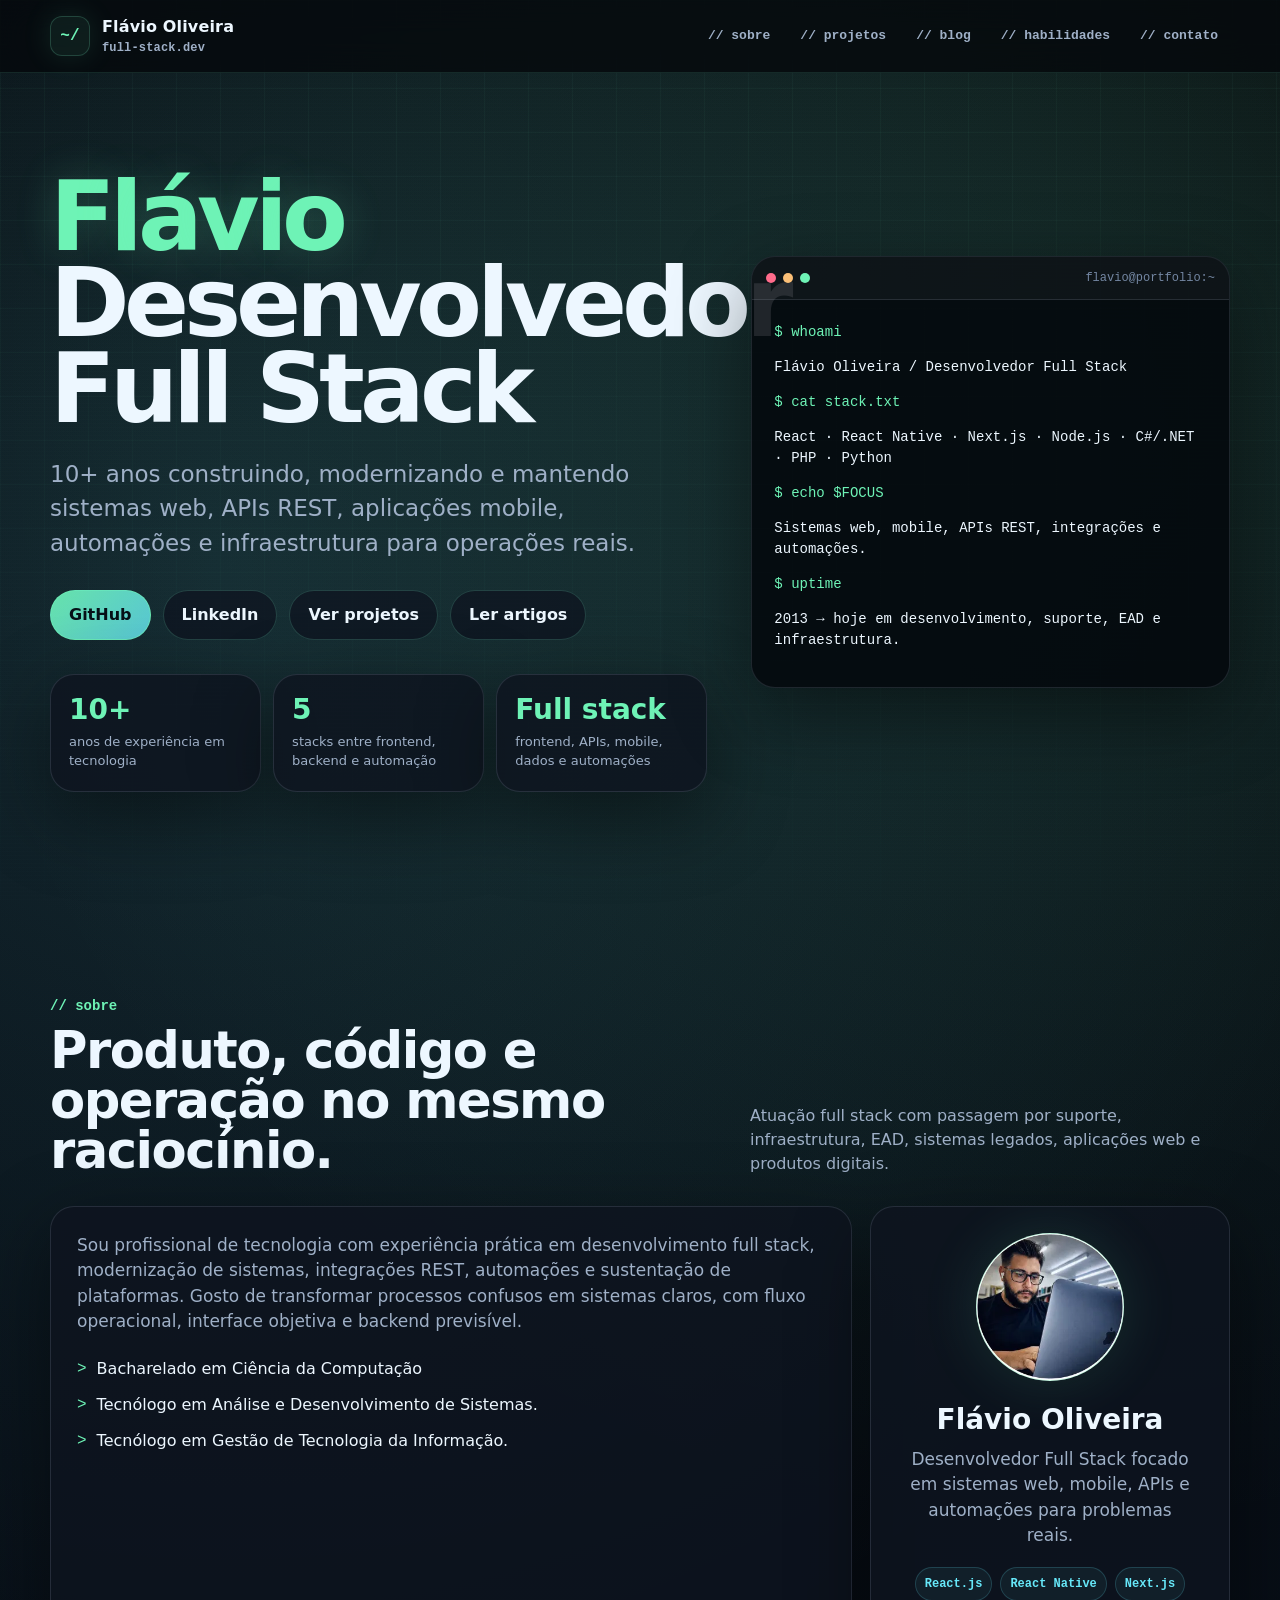
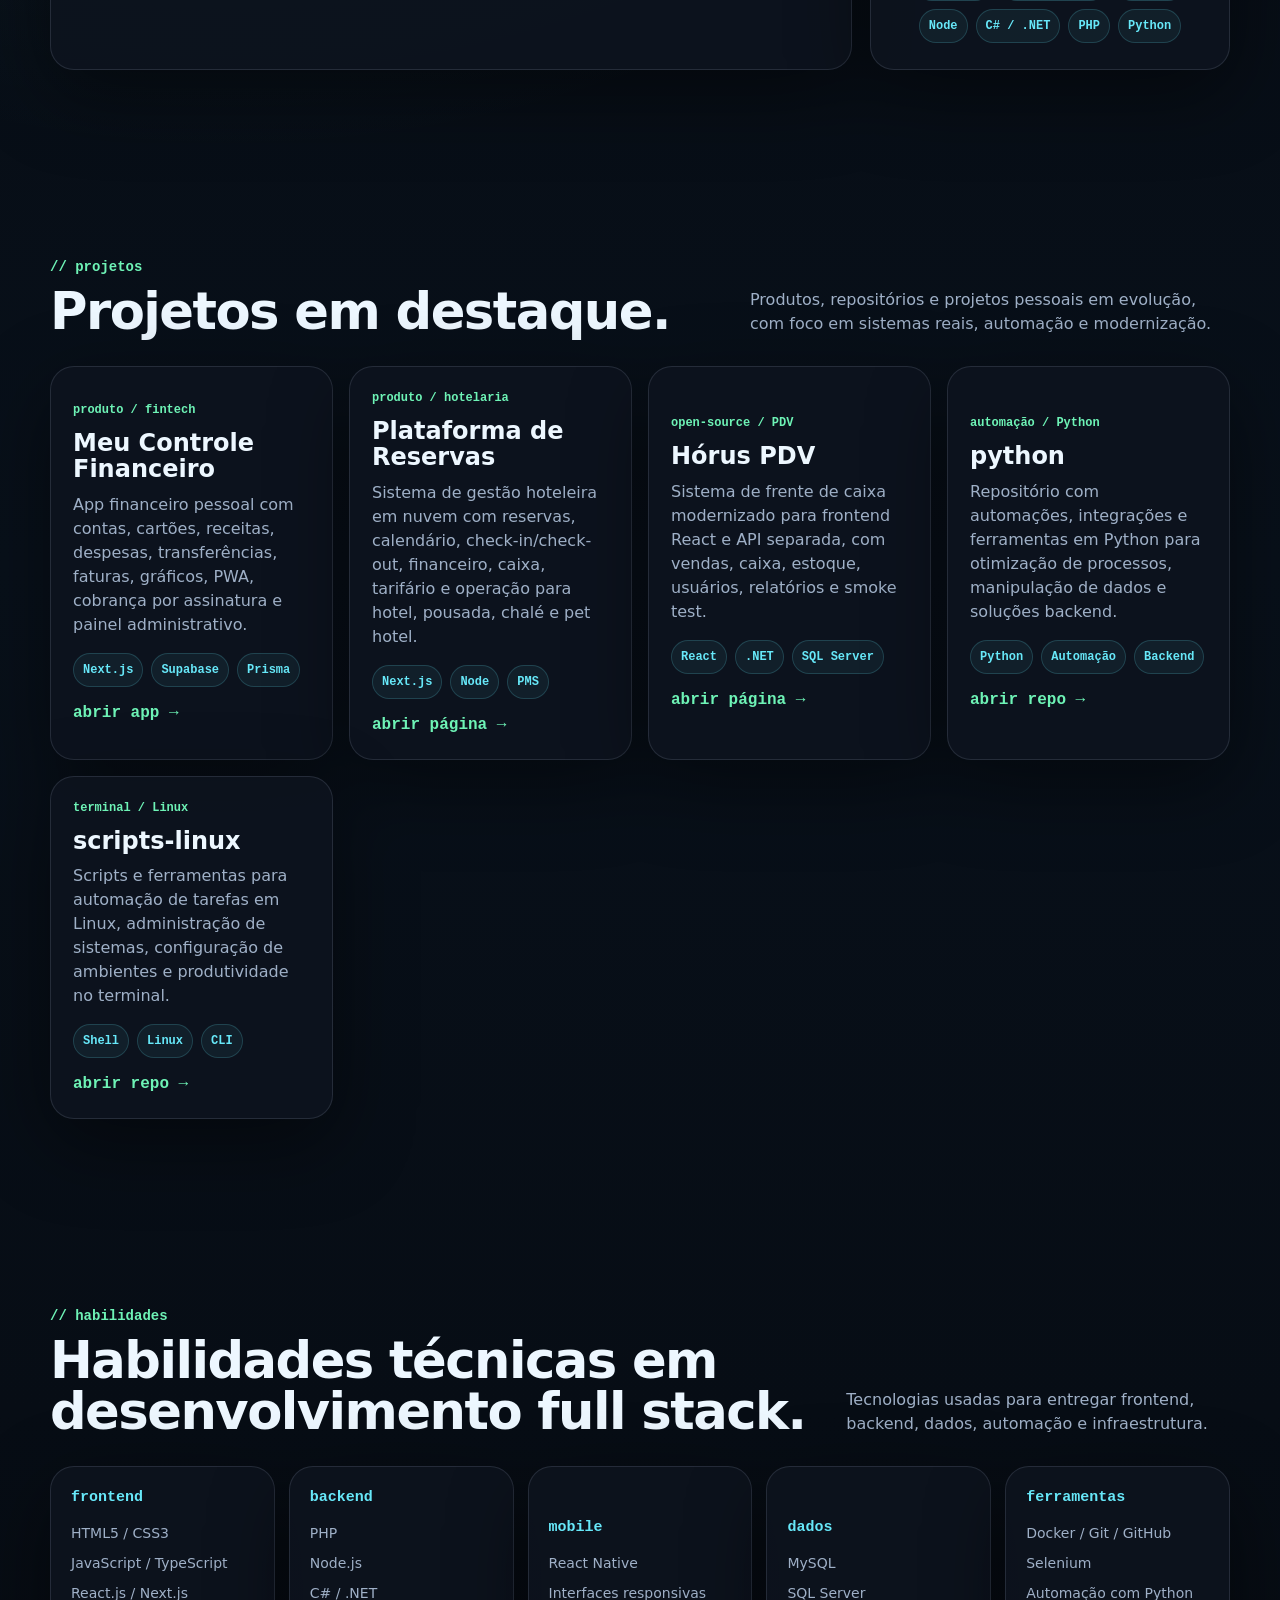
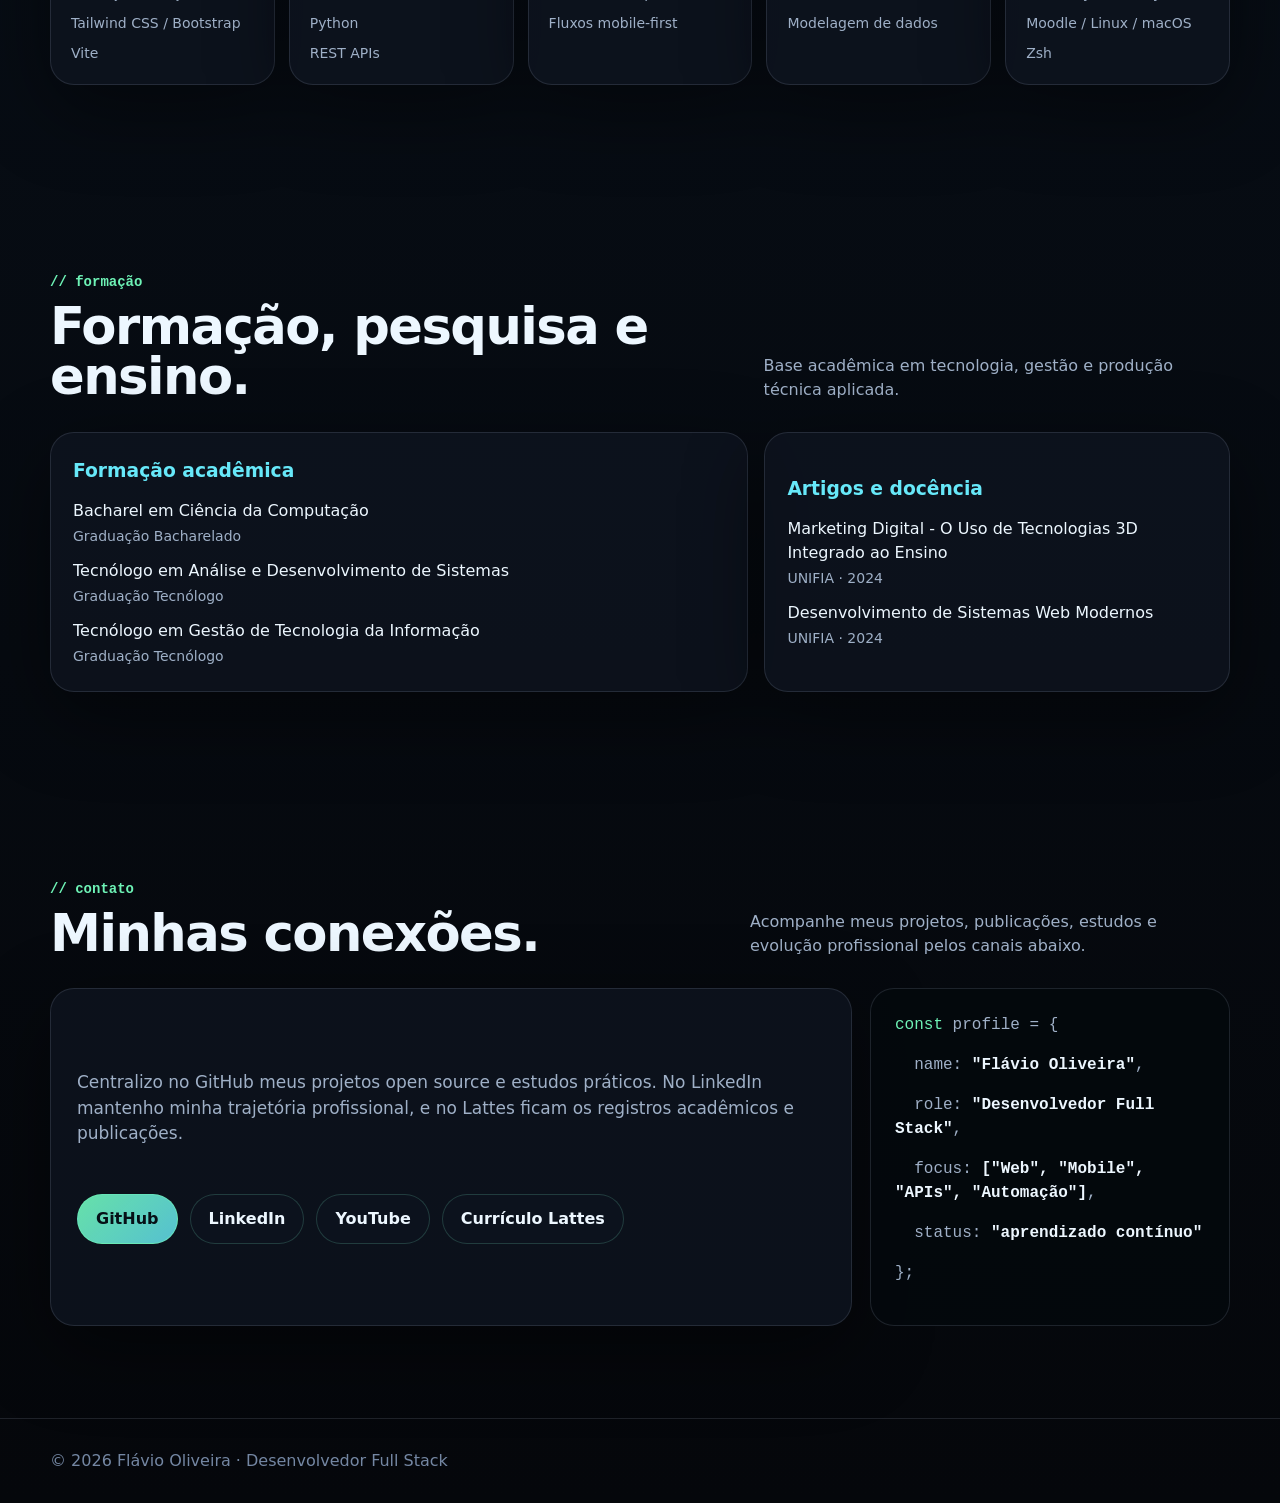
<file: index.html>
<!doctype html>
<html lang="pt-BR">
  <head>
    <meta charset="UTF-8" />
    <meta name="viewport" content="width=device-width, initial-scale=1" />
    <title>Flávio Oliveira | Desenvolvedor Full Stack</title>
    <meta
      name="description"
      content="Portfólio de Flávio Oliveira, desenvolvedor full stack com 10+ anos em React, Next.js, APIs REST, automações, mobile e modernização de sistemas."
    />
    <meta name="author" content="Flávio Oliveira" />
    <meta
      name="robots"
      content="index, follow, max-image-preview:large, max-snippet:-1, max-video-preview:-1"
    />
    <meta
      name="googlebot"
      content="index, follow, max-image-preview:large, max-snippet:-1, max-video-preview:-1"
    />
    <meta
      name="keywords"
      content="Flávio Oliveira, desenvolvedor full stack, React, React Native, Next.js, TypeScript, PHP, C#, .NET, Node.js, Python, SQL Server, MySQL, Docker, automação, APIs REST"
    />
    <link rel="canonical" href="https://flaviooliveira-code.github.io/" />
    <meta
      property="og:title"
      content="Flávio Oliveira | Desenvolvedor Full Stack"
    />
    <meta
      property="og:description"
      content="Desenvolvimento full stack, React, Next.js, APIs REST, automações, mobile e modernização de sistemas."
    />
    <meta
      property="og:image"
      content="https://flaviooliveira-code.github.io/assets/flavio-about.jpeg"
    />
    <meta property="og:image:width" content="1024" />
    <meta property="og:image:height" content="1024" />
    <meta
      property="og:image:alt"
      content="Flávio Oliveira trabalhando em um notebook"
    />
    <meta property="og:url" content="https://flaviooliveira-code.github.io/" />
    <meta property="og:type" content="website" />
    <meta property="og:locale" content="pt_BR" />
    <meta property="og:site_name" content="Flávio Oliveira" />
    <meta name="twitter:card" content="summary_large_image" />
    <meta
      name="twitter:title"
      content="Flávio Oliveira | Desenvolvedor Full Stack"
    />
    <meta
      name="twitter:description"
      content="10+ anos criando sistemas web, APIs REST, automações, mobile e modernização de sistemas."
    />
    <meta
      name="twitter:image"
      content="https://flaviooliveira-code.github.io/assets/flavio-about.jpeg"
    />
    <meta
      name="twitter:image:alt"
      content="Flávio Oliveira trabalhando em um notebook"
    />
    <meta name="theme-color" content="#05070b" />
    <link rel="icon" href="assets/favicon.svg" type="image/svg+xml" />
    <link rel="alternate icon" href="assets/favicon.ico" />
    <link rel="apple-touch-icon" href="assets/apple-touch-icon.png" />
    <script type="application/ld+json">
      {
        "@context": "https://schema.org",
        "@graph": [
          {
            "@type": "WebSite",
            "@id": "https://flaviooliveira-code.github.io/#website",
            "url": "https://flaviooliveira-code.github.io/",
            "name": "Flávio Oliveira",
            "inLanguage": "pt-BR",
            "publisher": {
              "@id": "https://flaviooliveira-code.github.io/#person"
            }
          },
          {
            "@type": "ProfilePage",
            "@id": "https://flaviooliveira-code.github.io/#profile",
            "url": "https://flaviooliveira-code.github.io/",
            "name": "Flávio Oliveira | Desenvolvedor Full Stack",
            "description": "Portfólio profissional de Flávio Oliveira, desenvolvedor full stack com experiência em React, Next.js, APIs REST, automações, mobile e modernização de sistemas.",
            "inLanguage": "pt-BR",
            "isPartOf": {
              "@id": "https://flaviooliveira-code.github.io/#website"
            },
            "mainEntity": {
              "@id": "https://flaviooliveira-code.github.io/#person"
            }
          },
          {
            "@type": "Person",
            "@id": "https://flaviooliveira-code.github.io/#person",
            "name": "Flávio Oliveira",
            "givenName": "Flávio",
            "familyName": "Oliveira",
            "jobTitle": "Desenvolvedor Full Stack",
            "url": "https://flaviooliveira-code.github.io/",
            "image": "https://flaviooliveira-code.github.io/assets/flavio-about.jpeg",
            "sameAs": [
              "https://github.com/flaviooliveira-code",
              "https://linkedin.com/in/fladoliveira",
              "https://www.youtube.com/channel/UCRPBNcEICRhlKb1IdKfiCxw",
              "http://lattes.cnpq.br/5709651219242256"
            ],
            "knowsAbout": [
              "Desenvolvimento Full Stack",
              "React",
              "React Native",
              "Next.js",
              "Node.js",
              ".NET",
              "PHP",
              "Python",
              "APIs REST",
              "Automação",
              "SQL Server",
              "MySQL",
              "Docker",
              "Moodle"
            ],
            "alumniOf": [
              {
                "@type": "EducationalOrganization",
                "name": "UNIFIA"
              }
            ],
            "hasOccupation": {
              "@type": "Occupation",
              "name": "Desenvolvedor Full Stack",
              "skills": "React, React Native, Next.js, Node.js, .NET, PHP, Python, APIs REST, SQL Server, MySQL, Docker"
            }
          }
        ]
      }
    </script>
    <style>
      :root {
        color-scheme: dark;
        --bg: #05070b;
        --bg-2: #080d14;
        --panel: rgba(14, 20, 31, 0.82);
        --panel-strong: rgba(18, 27, 41, 0.96);
        --line: rgba(127, 255, 212, 0.18);
        --line-2: rgba(148, 163, 184, 0.18);
        --text: #edf7ff;
        --muted: #9fb0c7;
        --soft: #7487a3;
        --green: #6ef3b6;
        --cyan: #67e8f9;
        --blue: #7aa2ff;
        --orange: #fbbf77;
        --danger: #ff6b8b;
        --shadow: 0 24px 80px rgba(0, 0, 0, 0.45);
        --container: 1180px;
      }

      * {
        box-sizing: border-box;
      }

      html {
        overflow-x: hidden;
        scroll-behavior: smooth;
        scrollbar-color: rgba(110, 243, 182, 0.62) rgba(5, 7, 11, 0.72);
        scrollbar-width: thin;
      }

      ::-webkit-scrollbar {
        width: 8px;
        height: 8px;
      }

      ::-webkit-scrollbar-track {
        background: rgba(5, 7, 11, 0.72);
      }

      ::-webkit-scrollbar-thumb {
        border: 2px solid rgba(5, 7, 11, 0.72);
        border-radius: 999px;
        background: linear-gradient(180deg, var(--green), var(--cyan));
      }

      ::-webkit-scrollbar-thumb:hover {
        background: linear-gradient(180deg, #b8ffe2, var(--cyan));
      }

      body {
        margin: 0;
        min-width: 320px;
        overflow-x: hidden;
        background:
          radial-gradient(
            circle at 18% 12%,
            rgba(103, 232, 249, 0.14),
            transparent 28%
          ),
          radial-gradient(
            circle at 84% 8%,
            rgba(110, 243, 182, 0.12),
            transparent 26%
          ),
          linear-gradient(180deg, #05070b 0%, #08101a 46%, #05070b 100%);
        color: var(--text);
        font-family:
          ui-sans-serif,
          system-ui,
          -apple-system,
          BlinkMacSystemFont,
          "Segoe UI",
          sans-serif;
        line-height: 1.5;
      }

      body::before {
        content: "";
        position: fixed;
        inset: 0;
        z-index: -2;
        background-image:
          linear-gradient(rgba(127, 255, 212, 0.045) 1px, transparent 1px),
          linear-gradient(
            90deg,
            rgba(127, 255, 212, 0.045) 1px,
            transparent 1px
          );
        background-size: 44px 44px;
        mask-image: linear-gradient(
          180deg,
          rgba(0, 0, 0, 0.9),
          rgba(0, 0, 0, 0.18)
        );
      }

      body::after {
        content: "";
        position: fixed;
        inset: 0;
        z-index: -1;
        pointer-events: none;
        background: repeating-linear-gradient(
          0deg,
          rgba(255, 255, 255, 0.025),
          rgba(255, 255, 255, 0.025) 1px,
          transparent 1px,
          transparent 4px
        );
        opacity: 0.34;
      }

      a {
        color: inherit;
        text-decoration: none;
      }

      site-navbar,
      site-footer {
        display: block;
      }

      button,
      input {
        font: inherit;
      }

      .container {
        width: min(var(--container), calc(100% - 40px));
        margin-inline: auto;
      }

      .skip-link {
        position: fixed;
        left: 16px;
        top: 12px;
        z-index: 999;
        transform: translateY(-160%);
        border: 1px solid var(--line);
        border-radius: 999px;
        background: var(--panel-strong);
        color: var(--green);
        padding: 10px 14px;
        font-weight: 800;
      }

      .skip-link:focus {
        transform: translateY(0);
      }

      .sr-only {
        position: absolute;
        width: 1px;
        height: 1px;
        overflow: hidden;
        clip: rect(0, 0, 0, 0);
        clip-path: inset(50%);
        white-space: nowrap;
      }

      .topbar {
        position: sticky;
        top: 0;
        z-index: 50;
        border-bottom: 1px solid rgba(127, 255, 212, 0.12);
        background: rgba(5, 7, 11, 0.76);
        backdrop-filter: blur(18px);
      }

      .nav {
        display: flex;
        min-height: 72px;
        align-items: center;
        justify-content: space-between;
        gap: 18px;
      }

      .brand {
        display: inline-flex;
        align-items: center;
        gap: 12px;
        font-weight: 900;
        letter-spacing: 0.01em;
      }

      .prompt-mark {
        display: grid;
        place-items: center;
        width: 40px;
        height: 40px;
        border: 1px solid var(--line);
        border-radius: 12px;
        background: rgba(110, 243, 182, 0.08);
        color: var(--green);
        font-family: ui-monospace, SFMono-Regular, Menlo, Consolas, monospace;
        box-shadow: 0 0 30px rgba(110, 243, 182, 0.12);
      }

      .brand small {
        display: block;
        color: var(--muted);
        font-family: ui-monospace, SFMono-Regular, Menlo, Consolas, monospace;
        font-size: 12px;
        font-weight: 600;
      }

      .nav-links {
        display: flex;
        align-items: center;
        gap: 6px;
      }

      .nav-links a,
      .mobile-panel a {
        border: 1px solid transparent;
        border-radius: 999px;
        color: var(--muted);
        font-family: ui-monospace, SFMono-Regular, Menlo, Consolas, monospace;
        font-size: 13px;
        font-weight: 750;
        padding: 9px 11px;
      }

      .nav-links a:hover,
      .nav-links a:focus-visible,
      .mobile-panel a:hover,
      .mobile-panel a:focus-visible {
        border-color: var(--line);
        background: rgba(103, 232, 249, 0.06);
        color: var(--green);
        outline: none;
      }

      .mobile-toggle {
        display: none;
        width: 42px;
        height: 42px;
        border: 1px solid var(--line);
        border-radius: 12px;
        background: rgba(14, 20, 31, 0.86);
        color: var(--text);
        cursor: pointer;
      }

      .mobile-toggle span {
        display: block;
        width: 18px;
        height: 2px;
        margin: 4px auto;
        border-radius: 999px;
        background: currentColor;
      }

      .mobile-panel {
        display: none;
        border-top: 1px solid var(--line-2);
        padding: 0 0 16px;
      }

      .mobile-panel.is-open {
        display: grid;
        gap: 8px;
      }

      .section {
        padding: 92px 0;
      }

      .hero {
        min-height: calc(100dvh - 72px);
        display: grid;
        align-items: center;
        padding: 62px 0 92px;
      }

      .hero-grid {
        display: grid;
        grid-template-columns: minmax(0, 1.03fr) minmax(340px, 0.75fr);
        align-items: center;
        gap: 44px;
      }

      .hero-grid > *,
      .about-grid > *,
      .projects > *,
      .skills-grid > *,
      .education-grid > *,
      .contact-panel > * {
        min-width: 0;
      }

      .status {
        display: inline-flex;
        align-items: center;
        gap: 9px;
        border: 1px solid rgba(110, 243, 182, 0.28);
        border-radius: 999px;
        background: rgba(110, 243, 182, 0.08);
        color: var(--green);
        font-family: ui-monospace, SFMono-Regular, Menlo, Consolas, monospace;
        font-size: 13px;
        font-weight: 800;
        padding: 8px 12px;
      }

      .status::before {
        content: "";
        width: 8px;
        height: 8px;
        border-radius: 999px;
        background: var(--green);
        box-shadow: 0 0 0 6px rgba(110, 243, 182, 0.11);
      }

      h1,
      h2,
      h3,
      p {
        margin-top: 0;
      }

      h1 {
        max-width: 780px;
        margin: 22px 0 0;
        font-size: clamp(46px, 7.5vw, 98px);
        line-height: 0.9;
        letter-spacing: -0.055em;
      }

      .hero-name {
        color: var(--green);
        text-shadow: 0 0 42px rgba(110, 243, 182, 0.22);
      }

      .hero-title {
        display: inline-block;
        color: var(--text);
      }

      .hero-title-part {
        display: inline-block;
        white-space: nowrap;
      }

      .hero-letter {
        --letter-base-color: var(--text);
        --letter-glow-color: #f7fffd;

        display: inline-block;
        color: var(--letter-base-color);
        animation: letter-glow 3.2s ease-in-out infinite;
        animation-delay: calc(var(--letter-index) * 52ms);
        will-change: color, text-shadow, transform;
      }

      .hero-name .hero-letter {
        --letter-base-color: var(--green);
        --letter-glow-color: #f7fffd;
      }

      .hero-letter-space {
        width: 0.28em;
      }

      @keyframes letter-glow {
        0%,
        52%,
        100% {
          color: var(--letter-base-color);
          text-shadow: 0 0 0 rgba(110, 243, 182, 0);
          transform: translateY(0);
        }

        12% {
          color: var(--letter-glow-color);
          text-shadow:
            0 0 10px rgba(110, 243, 182, 0.7),
            0 0 26px rgba(103, 232, 249, 0.35);
          transform: translateY(-0.035em);
        }
      }

      .subtitle {
        margin: 24px 0 0;
        color: var(--muted);
        font-size: clamp(18px, 2vw, 23px);
        max-width: 100%;
        max-width: 740px;
      }

      .hero-actions,
      .contact-actions {
        display: flex;
        flex-wrap: wrap;
        gap: 12px;
        margin-top: 30px;
      }

      .btn {
        display: inline-flex;
        min-height: 46px;
        align-items: center;
        justify-content: center;
        gap: 9px;
        border: 1px solid var(--line);
        border-radius: 999px;
        background: rgba(14, 20, 31, 0.74);
        color: var(--text);
        font-weight: 850;
        padding: 12px 18px;
        transition:
          transform 0.2s ease,
          border-color 0.2s ease,
          background 0.2s ease,
          box-shadow 0.2s ease;
      }

      .btn:hover,
      .btn:focus-visible {
        transform: translateY(-2px);
        border-color: rgba(110, 243, 182, 0.5);
        background: rgba(110, 243, 182, 0.08);
        box-shadow: 0 16px 34px rgba(0, 0, 0, 0.22);
        outline: none;
      }

      .btn-primary {
        border-color: rgba(110, 243, 182, 0.62);
        background: linear-gradient(
          135deg,
          rgba(110, 243, 182, 0.92),
          rgba(103, 232, 249, 0.82)
        );
        color: #061017;
      }

      .stats {
        display: grid;
        grid-template-columns: repeat(3, minmax(0, 1fr));
        gap: 12px;
        margin-top: 34px;
        max-width: 760px;
      }

      .stat-card,
      .terminal,
      .panel,
      .project-card,
      .timeline-item,
      .education-card {
        position: relative;
        overflow: hidden;
        border: 1px solid var(--line-2);
        border-radius: 24px;
        background: var(--panel);
        box-shadow: var(--shadow);
      }

      .about-grid > .panel::after,
      .project-card::after {
        content: "";
        position: absolute;
        inset: -1px;
        pointer-events: none;
        opacity: 0;
        background: linear-gradient(
          115deg,
          transparent 0 32%,
          rgba(110, 243, 182, 0.16) 45%,
          rgba(103, 232, 249, 0.18) 52%,
          transparent 68% 100%
        );
        transform: translateX(-42%);
        transition:
          opacity 0.28s ease,
          transform 0.55s ease;
      }

      .about-grid > .panel:hover::after,
      .project-card:hover::after,
      .project-card:focus-visible::after {
        opacity: 1;
        transform: translateX(42%);
      }

      .about-grid > .panel:hover {
        transform: translateY(-4px);
        border-color: rgba(110, 243, 182, 0.42);
        background: rgba(18, 27, 41, 0.94);
        box-shadow:
          0 26px 78px rgba(0, 0, 0, 0.38),
          0 0 0 1px rgba(110, 243, 182, 0.08);
      }

      .stat-card {
        display: flex;
        min-height: 118px;
        flex-direction: column;
        justify-content: center;
        padding: 18px;
      }

      .stat-card strong {
        display: block;
        color: var(--green);
        font-size: 28px;
        line-height: 1;
      }

      .stat-card span {
        display: block;
        margin-top: 8px;
        color: var(--muted);
        font-size: 13px;
      }

      .terminal {
        overflow: hidden;
        background: rgba(4, 8, 13, 0.88);
      }

      .terminal-bar {
        display: flex;
        align-items: center;
        justify-content: space-between;
        gap: 12px;
        border-bottom: 1px solid var(--line-2);
        background: rgba(255, 255, 255, 0.035);
        padding: 12px 14px;
      }

      .traffic {
        display: inline-flex;
        gap: 7px;
      }

      .traffic i {
        width: 10px;
        height: 10px;
        border-radius: 50%;
      }

      .traffic i:nth-child(1) {
        background: var(--danger);
      }

      .traffic i:nth-child(2) {
        background: var(--orange);
      }

      .traffic i:nth-child(3) {
        background: var(--green);
      }

      .terminal-title {
        color: var(--soft);
        font-family: ui-monospace, SFMono-Regular, Menlo, Consolas, monospace;
        font-size: 12px;
      }

      .terminal-body {
        padding: 22px;
        font-family: ui-monospace, SFMono-Regular, Menlo, Consolas, monospace;
        font-size: 14px;
      }

      .line {
        margin: 0 0 14px;
        color: var(--muted);
      }

      .cmd {
        color: var(--green);
      }

      .out {
        color: var(--text);
      }

      .comment {
        color: var(--soft);
      }

      .section-kicker {
        color: var(--green);
        font-family: ui-monospace, SFMono-Regular, Menlo, Consolas, monospace;
        font-size: 14px;
        font-weight: 800;
      }

      .section-head {
        display: flex;
        align-items: end;
        justify-content: space-between;
        gap: 24px;
        margin-bottom: 30px;
      }

      .section-head h2 {
        margin: 8px 0 0;
        font-size: clamp(31px, 4vw, 56px);
        line-height: 0.98;
        letter-spacing: -0.03em;
      }

      .section-head p {
        max-width: 480px;
        margin: 0;
        color: var(--muted);
      }

      .about-grid {
        display: grid;
        grid-template-columns: minmax(0, 1fr) 360px;
        gap: 18px;
      }

      .panel {
        padding: 26px;
      }

      .about-grid > .panel {
        transition:
          transform 0.22s ease,
          border-color 0.22s ease,
          background 0.22s ease,
          box-shadow 0.22s ease;
      }

      .panel p {
        color: var(--muted);
        font-size: 17px;
      }

      .focus-list {
        display: grid;
        gap: 12px;
        margin: 22px 0 0;
        padding: 0;
        list-style: none;
      }

      .focus-list li {
        display: flex;
        gap: 10px;
        color: var(--text);
      }

      .focus-list li::before {
        content: ">";
        color: var(--green);
        font-family: ui-monospace, SFMono-Regular, Menlo, Consolas, monospace;
      }

      .profile-card {
        position: relative;
        display: flex;
        min-height: 100%;
        flex-direction: column;
        align-items: center;
        justify-content: center;
        overflow: hidden;
        padding: 26px 22px;
        text-align: center;
      }

      .avatar-ring {
        width: 148px;
        height: 148px;
        overflow: hidden;
        border: 1px solid rgba(110, 243, 182, 0.35);
        border-radius: 50%;
        background: #ffffff;
        box-shadow: 0 0 60px rgba(110, 243, 182, 0.12);
      }

      .avatar-ring picture,
      .avatar-ring img {
        width: 100%;
        height: 100%;
        display: block;
      }

      .avatar-ring img {
        object-fit: contain;
      }

      .profile-card h3 {
        margin: 18px 0 6px;
        font-size: 28px;
      }

      .profile-card p {
        max-width: 290px;
        margin-bottom: 0;
      }

      .profile-card .chips {
        justify-content: center;
      }

      .chips {
        display: flex;
        flex-wrap: wrap;
        gap: 8px;
        margin-top: 18px;
      }

      .chip {
        border: 1px solid rgba(103, 232, 249, 0.18);
        border-radius: 999px;
        background: rgba(103, 232, 249, 0.06);
        color: var(--cyan);
        font-family: ui-monospace, SFMono-Regular, Menlo, Consolas, monospace;
        font-size: 12px;
        font-weight: 800;
        padding: 7px 9px;
        transition:
          border-color 0.2s ease,
          background 0.2s ease,
          color 0.2s ease,
          transform 0.2s ease;
      }

      .project-card:hover .chip,
      .about-grid > .panel:hover .chip {
        border-color: rgba(110, 243, 182, 0.38);
        background: rgba(110, 243, 182, 0.1);
        color: var(--green);
      }

      .projects {
        display: grid;
        grid-template-columns: repeat(4, minmax(0, 1fr));
        gap: 16px;
      }

      .project-card {
        display: flex;
        min-height: 292px;
        flex-direction: column;
        justify-content: center;
        padding: 22px;
        color: inherit;
        transition:
          transform 0.2s ease,
          border-color 0.2s ease,
          background 0.2s ease,
          box-shadow 0.2s ease;
      }

      .project-card:hover,
      .project-card:focus-visible {
        transform: translateY(-5px);
        border-color: rgba(110, 243, 182, 0.46);
        background: rgba(18, 27, 41, 0.94);
        box-shadow:
          0 28px 86px rgba(0, 0, 0, 0.42),
          0 0 0 1px rgba(110, 243, 182, 0.1);
        outline: none;
      }

      .project-meta {
        color: var(--green);
        font-family: ui-monospace, SFMono-Regular, Menlo, Consolas, monospace;
        font-size: 12px;
        font-weight: 850;
      }

      .project-card h3 {
        margin: 12px 0 10px;
        font-size: 24px;
        line-height: 1.08;
      }

      .project-card p {
        margin-bottom: 0;
        color: var(--muted);
      }

      .project-card .chips {
        margin-top: 16px;
      }

      .project-link {
        display: inline-flex;
        width: fit-content;
        margin-top: 14px;
        color: var(--green);
        font-family: ui-monospace, SFMono-Regular, Menlo, Consolas, monospace;
        font-weight: 850;
      }

      .project-card:hover .project-link,
      .project-card:focus-visible .project-link {
        text-decoration: underline;
        text-underline-offset: 4px;
      }

      .skills-grid {
        display: grid;
        grid-template-columns: repeat(5, minmax(0, 1fr));
        gap: 14px;
      }

      .skill-group {
        display: flex;
        min-height: 210px;
        flex-direction: column;
        justify-content: center;
        padding: 20px;
      }

      .skill-group h3 {
        margin: 0 0 14px;
        color: var(--cyan);
        font-family: ui-monospace, SFMono-Regular, Menlo, Consolas, monospace;
        font-size: 15px;
      }

      .skill-group ul {
        display: grid;
        gap: 9px;
        margin: 0;
        padding: 0;
        list-style: none;
      }

      .skill-group li {
        color: var(--muted);
        font-size: 14px;
      }

      .timeline {
        position: relative;
        display: grid;
        gap: 48px;
        padding: 16px 0;
      }

      .timeline::before {
        content: "";
        position: absolute;
        top: 0;
        bottom: 0;
        left: 50%;
        width: 2px;
        transform: translateX(-50%);
        background: linear-gradient(
          180deg,
          rgba(103, 232, 249, 0.9),
          rgba(110, 243, 182, 0.55),
          rgba(139, 92, 246, 0.86)
        );
        box-shadow: 0 0 28px rgba(103, 232, 249, 0.18);
      }

      .timeline-item {
        position: relative;
        display: flex;
        width: min(46%, 580px);
        min-height: 230px;
        flex-direction: column;
        justify-content: center;
        overflow: visible;
        padding: 24px 26px;
      }

      .timeline-item:nth-child(odd) {
        justify-self: start;
      }

      .timeline-item:nth-child(even) {
        justify-self: end;
      }

      .timeline-item::before {
        content: "";
        position: absolute;
        top: 50%;
        width: 20px;
        height: 20px;
        border: 3px solid var(--cyan);
        border-radius: 50%;
        background:
          radial-gradient(
            circle at center,
            var(--green) 0 28%,
            transparent 29%
          ),
          var(--bg);
        box-shadow:
          0 0 0 6px rgba(103, 232, 249, 0.08),
          0 0 26px rgba(103, 232, 249, 0.34);
      }

      .timeline-item:nth-child(odd)::before {
        right: -8.695%;
        transform: translate(50%, -50%);
      }

      .timeline-item:nth-child(even)::before {
        left: -8.695%;
        transform: translate(-50%, -50%);
      }

      .time {
        display: inline-flex;
        align-items: center;
        gap: 12px;
        color: var(--green);
        font-family: ui-monospace, SFMono-Regular, Menlo, Consolas, monospace;
        font-size: 15px;
        font-weight: 850;
      }

      .time::before {
        content: "";
        width: 17px;
        height: 14px;
        border: 2px solid currentColor;
        border-radius: 4px;
        box-shadow: inset 0 5px 0 rgba(103, 232, 249, 0.12);
      }

      .timeline-item h3 {
        margin: 18px 0 4px;
        font-size: clamp(23px, 2.2vw, 30px);
        line-height: 1.05;
      }

      .company {
        color: var(--muted);
        font-size: 17px;
        font-weight: 700;
      }

      .timeline-item ul {
        display: grid;
        gap: 7px;
        margin: 18px 0 0;
        padding: 0;
        color: var(--muted);
        list-style: none;
      }

      .timeline-item li {
        line-height: 1.45;
      }

      .education-grid {
        display: grid;
        grid-template-columns: 1.2fr 0.8fr;
        gap: 16px;
      }

      .education-card {
        display: flex;
        min-height: 260px;
        flex-direction: column;
        justify-content: center;
        padding: 22px;
      }

      .education-card h3 {
        margin: 0 0 14px;
        color: var(--cyan);
      }

      .compact-list {
        display: grid;
        gap: 12px;
        margin: 0;
        padding: 0;
        list-style: none;
      }

      .compact-list li {
        display: grid;
        gap: 3px;
        color: var(--text);
      }

      .compact-list span {
        color: var(--muted);
        font-size: 14px;
      }

      .contact-panel {
        display: grid;
        grid-template-columns: minmax(0, 1fr) 360px;
        gap: 18px;
        align-items: stretch;
      }

      .contact-panel .panel,
      .contact-code {
        display: flex;
        flex-direction: column;
        justify-content: center;
      }

      .contact-code {
        border: 1px solid var(--line-2);
        border-radius: 24px;
        background: rgba(4, 8, 13, 0.88);
        padding: 24px;
        font-family: ui-monospace, SFMono-Regular, Menlo, Consolas, monospace;
        color: var(--muted);
      }

      .contact-code strong {
        color: var(--text);
      }

      .footer {
        border-top: 1px solid var(--line-2);
        padding: 30px 0;
        color: var(--soft);
      }

      .footer-inner {
        display: flex;
        flex-wrap: wrap;
        justify-content: space-between;
        gap: 14px;
      }

      .reveal {
        opacity: 0;
        transform: translateY(18px);
        transition:
          opacity 0.55s ease,
          transform 0.55s ease;
      }

      .reveal.is-visible {
        opacity: 1;
        transform: translateY(0);
      }

      @media (prefers-reduced-motion: reduce) {
        html {
          scroll-behavior: auto;
        }

        .reveal,
        .btn,
        .project-card,
        .hero-letter {
          animation: none;
          transition: none;
        }
      }

      @media (max-width: 1060px) {
        .hero-grid,
        .about-grid,
        .contact-panel,
        .education-grid {
          grid-template-columns: 1fr;
        }

        .projects {
          grid-template-columns: repeat(2, minmax(0, 1fr));
        }

        .skills-grid {
          grid-template-columns: repeat(3, minmax(0, 1fr));
        }

        .timeline {
          gap: 34px;
          padding-left: 34px;
        }

        .timeline::before {
          left: 10px;
          transform: none;
        }

        .timeline-item,
        .timeline-item:nth-child(odd),
        .timeline-item:nth-child(even) {
          width: 100%;
          min-height: auto;
          justify-self: stretch;
        }

        .timeline-item:nth-child(odd)::before,
        .timeline-item:nth-child(even)::before {
          left: -24px;
          right: auto;
          transform: translate(-50%, -50%);
        }
      }

      @media (max-width: 780px) {
        body::before,
        body::after {
          display: none;
        }

        .container {
          width: min(100% - 28px, var(--container));
        }

        .nav-links {
          display: none;
        }

        .mobile-toggle {
          display: inline-block;
        }

        .hero {
          min-height: auto;
          padding: 42px 0 62px;
        }

        h1 {
          font-size: clamp(37px, 11.8vw, 50px);
          line-height: 0.94;
          letter-spacing: -0.065em;
        }

        .hero-title-part {
          display: block;
        }

        .stats,
        .projects,
        .skills-grid {
          grid-template-columns: 1fr;
        }

        .section {
          padding: 64px 0;
        }

        .section-head {
          align-items: start;
          flex-direction: column;
        }

        .timeline {
          padding-left: 28px;
        }

        .timeline-item:nth-child(odd)::before,
        .timeline-item:nth-child(even)::before {
          left: -18px;
        }

        .timeline-item {
          padding: 24px;
        }

        .terminal-body {
          font-size: 13px;
          overflow-x: auto;
        }

        .btn {
          width: 100%;
        }
      }
    </style>
    <script src="assets/site-components.js"></script>
  </head>
  <body>
    <a class="skip-link" href="#conteudo">Pular para o conteúdo</a>

    <site-navbar depth="0"></site-navbar>

    <main id="conteudo">
      <section class="hero" id="home">
        <div class="container hero-grid">
          <div>
            <h1>
              <span class="hero-name">Flávio</span><br />
              <span class="hero-title" aria-label="Desenvolvedor Full Stack">
                <span class="hero-title-part">Desenvolvedor</span>
                <span class="hero-title-part">Full Stack</span>
              </span>
            </h1>
            <p class="subtitle">
              10+ anos construindo, modernizando e mantendo sistemas web, APIs
              REST, aplicações mobile, automações e infraestrutura para
              operações reais.
            </p>

            <div class="hero-actions">
              <a
                class="btn btn-primary"
                href="https://github.com/flaviooliveira-code"
                target="_blank"
                rel="noopener noreferrer"
              >
                GitHub
              </a>
              <a
                class="btn"
                href="https://linkedin.com/in/fladoliveira"
                target="_blank"
                rel="noopener noreferrer"
              >
                LinkedIn
              </a>
              <a class="btn" href="#projects">Ver projetos</a>
              <a class="btn" href="blog/">Ler artigos</a>
            </div>

            <div class="stats" aria-label="Resumo profissional">
              <article class="stat-card">
                <strong>10+</strong>
                <span>anos de experiência em tecnologia</span>
              </article>
              <article class="stat-card">
                <strong>5</strong>
                <span>stacks entre frontend, backend e automação</span>
              </article>
              <article class="stat-card">
                <strong>Full stack</strong>
                <span>frontend, APIs, mobile, dados e automações</span>
              </article>
            </div>
          </div>

          <aside class="terminal" aria-label="Terminal profissional">
            <div class="terminal-bar">
              <span class="traffic" aria-hidden="true"
                ><i></i><i></i><i></i
              ></span>
              <span class="terminal-title">flavio@portfolio:~</span>
            </div>
            <div class="terminal-body">
              <p class="line"><span class="cmd">$ whoami</span></p>
              <p class="line out">Flávio Oliveira / Desenvolvedor Full Stack</p>
              <p class="line"><span class="cmd">$ cat stack.txt</span></p>
              <p class="line out">
                React · React Native · Next.js · Node.js · C#/.NET · PHP ·
                Python
              </p>
              <p class="line"><span class="cmd">$ echo $FOCUS</span></p>
              <p class="line out">
                Sistemas web, mobile, APIs REST, integrações e automações.
              </p>
              <p class="line"><span class="cmd">$ uptime</span></p>
              <p class="line out">
                2013 → hoje em desenvolvimento, suporte, EAD e infraestrutura.
              </p>
            </div>
          </aside>
        </div>
      </section>

      <section class="section" id="about">
        <div class="container">
          <div class="section-head reveal">
            <div>
              <span class="section-kicker">// sobre</span>
              <h2>Produto, código e operação no mesmo raciocínio.</h2>
            </div>
            <p>
              Atuação full stack com passagem por suporte, infraestrutura, EAD,
              sistemas legados, aplicações web e produtos digitais.
            </p>
          </div>

          <div class="about-grid">
            <article class="panel reveal">
              <p>
                Sou profissional de tecnologia com experiência prática em
                desenvolvimento full stack, modernização de sistemas,
                integrações REST, automações e sustentação de plataformas. Gosto
                de transformar processos confusos em sistemas claros, com fluxo
                operacional, interface objetiva e backend previsível.
              </p>
              <ul class="focus-list">
                <li>Bacharelado em Ciência da Computação</li>
                <li>Tecnólogo em Análise e Desenvolvimento de Sistemas.</li>
                <li>Tecnólogo em Gestão de Tecnologia da Informação.</li>
              </ul>
            </article>

            <aside class="panel profile-card reveal">
              <div class="avatar-ring">
                <picture>
                  <source
                    type="image/webp"
                    srcset="
                      assets/flavio-about-256.webp 256w,
                      assets/flavio-about-512.webp 512w
                    "
                    sizes="148px"
                  />
                  <img
                    src="assets/flavio-about.jpeg"
                    alt="Foto de Flávio Oliveira trabalhando no notebook"
                    width="256"
                    height="256"
                    loading="lazy"
                    decoding="async"
                  />
                </picture>
              </div>
              <h3>Flávio Oliveira</h3>
              <p>
                Desenvolvedor Full Stack focado em sistemas web, mobile, APIs e
                automações para problemas reais.
              </p>
              <div class="chips">
                <span class="chip">React.js</span>
                <span class="chip">React Native</span>
                <span class="chip">Next.js</span>
                <span class="chip">Node</span>
                <span class="chip">C# / .NET</span>
                <span class="chip">PHP</span>
                <span class="chip">Python</span>
              </div>
            </aside>
          </div>
        </div>
      </section>

      <section class="section" id="projects">
        <div class="container">
          <div class="section-head reveal">
            <div>
              <span class="section-kicker">// projetos</span>
              <h2>Projetos em destaque.</h2>
            </div>
            <p>
              Produtos, repositórios e projetos pessoais em evolução, com foco
              em sistemas reais, automação e modernização.
            </p>
          </div>

          <div class="projects">
            <a
              class="project-card reveal"
              href="https://meucontrolefinanceiro.app"
              target="_blank"
              rel="noopener noreferrer"
              aria-label="Abrir página do Meu Controle Financeiro"
            >
              <span class="project-meta">produto / fintech</span>
              <h3>Meu Controle Financeiro</h3>
              <p>
                App financeiro pessoal com contas, cartões, receitas, despesas,
                transferências, faturas, gráficos, PWA, cobrança por assinatura
                e painel administrativo.
              </p>
              <div class="chips">
                <span class="chip">Next.js</span>
                <span class="chip">Supabase</span>
                <span class="chip">Prisma</span>
              </div>
              <span class="project-link">abrir app →</span>
            </a>

            <a
              class="project-card reveal"
              href="https://plataformadereservas.vercel.app"
              target="_blank"
              rel="noopener noreferrer"
              aria-label="Abrir landing page da Plataforma de Reservas"
            >
              <span class="project-meta">produto / hotelaria</span>
              <h3>Plataforma de Reservas</h3>
              <p>
                Sistema de gestão hoteleira em nuvem com reservas, calendário,
                check-in/check-out, financeiro, caixa, tarifário e operação para
                hotel, pousada, chalé e pet hotel.
              </p>
              <div class="chips">
                <span class="chip">Next.js</span>
                <span class="chip">Node</span>
                <span class="chip">PMS</span>
              </div>
              <span class="project-link">abrir página →</span>
            </a>

            <a
              class="project-card reveal"
              href="https://flaviooliveira-code.github.io/horus_pdv/"
              target="_blank"
              rel="noopener noreferrer"
              aria-label="Abrir página do projeto Hórus PDV"
            >
              <span class="project-meta">open-source / PDV</span>
              <h3>Hórus PDV</h3>
              <p>
                Sistema de frente de caixa modernizado para frontend React e API
                separada, com vendas, caixa, estoque, usuários, relatórios e
                smoke test.
              </p>
              <div class="chips">
                <span class="chip">React</span>
                <span class="chip">.NET</span>
                <span class="chip">SQL Server</span>
              </div>
              <span class="project-link">abrir página →</span>
            </a>

            <a
              class="project-card reveal"
              href="https://github.com/flaviooliveira-code/python"
              target="_blank"
              rel="noopener noreferrer"
              aria-label="Abrir repositório Python no GitHub"
            >
              <span class="project-meta">automação / Python</span>
              <h3>python</h3>
              <p>
                Repositório com automações, integrações e ferramentas em Python
                para otimização de processos, manipulação de dados e soluções
                backend.
              </p>
              <div class="chips">
                <span class="chip">Python</span>
                <span class="chip">Automação</span>
                <span class="chip">Backend</span>
              </div>
              <span class="project-link">abrir repo →</span>
            </a>

            <a
              class="project-card reveal"
              href="https://github.com/flaviooliveira-code/scripts-linux"
              target="_blank"
              rel="noopener noreferrer"
              aria-label="Abrir repositório scripts-linux no GitHub"
            >
              <span class="project-meta">terminal / Linux</span>
              <h3>scripts-linux</h3>
              <p>
                Scripts e ferramentas para automação de tarefas em Linux,
                administração de sistemas, configuração de ambientes e
                produtividade no terminal.
              </p>
              <div class="chips">
                <span class="chip">Shell</span>
                <span class="chip">Linux</span>
                <span class="chip">CLI</span>
              </div>
              <span class="project-link">abrir repo →</span>
            </a>
          </div>
        </div>
      </section>

      <section class="section" id="skills">
        <div class="container">
          <div class="section-head reveal">
            <div>
              <span class="section-kicker">// habilidades</span>
              <h2>Habilidades técnicas em desenvolvimento full stack.</h2>
            </div>
            <p>
              Tecnologias usadas para entregar frontend, backend, dados,
              automação e infraestrutura.
            </p>
          </div>

          <div class="skills-grid">
            <article class="panel skill-group reveal">
              <h3>frontend</h3>
              <ul>
                <li>HTML5 / CSS3</li>
                <li>JavaScript / TypeScript</li>
                <li>React.js / Next.js</li>
                <li>Tailwind CSS / Bootstrap</li>
                <li>Vite</li>
              </ul>
            </article>

            <article class="panel skill-group reveal">
              <h3>backend</h3>
              <ul>
                <li>PHP</li>
                <li>Node.js</li>
                <li>C# / .NET</li>
                <li>Python</li>
                <li>REST APIs</li>
              </ul>
            </article>

            <article class="panel skill-group reveal">
              <h3>mobile</h3>
              <ul>
                <li>React Native</li>
                <li>Interfaces responsivas</li>
                <li>Fluxos mobile-first</li>
              </ul>
            </article>

            <article class="panel skill-group reveal">
              <h3>dados</h3>
              <ul>
                <li>MySQL</li>
                <li>SQL Server</li>
                <li>Modelagem de dados</li>
              </ul>
            </article>

            <article class="panel skill-group reveal">
              <h3>ferramentas</h3>
              <ul>
                <li>Docker / Git / GitHub</li>
                <li>Selenium</li>
                <li>Automação com Python</li>
                <li>Moodle / Linux / macOS</li>
                <li>Zsh</li>
              </ul>
            </article>
          </div>
        </div>
      </section>

      <!-- <section class="section" id="experience">
        <div class="container">
          <div class="section-head reveal">
            <div>
              <span class="section-kicker">// experiência</span>
              <h2>Linha do tempo.</h2>
            </div>
            <p>
              Experiência acumulada entre desenvolvimento, infraestrutura,
              suporte técnico e EAD.
            </p>
          </div>

          <div class="timeline">
            <article class="timeline-item reveal">
              <div class="time">2024 → atual</div>
              <div>
                <h3>Programador de Software</h3>
                <div class="company">JLRamos Sistemas</div>
                <ul>
                  <li>Modernização de sistemas legados.</li>
                  <li>Desenvolvimento full stack e aplicações web.</li>
                  <li>Integrações REST e manutenção evolutiva.</li>
                </ul>
              </div>
            </article>

            <article class="timeline-item reveal">
              <div class="time">2020 → atual</div>
              <div>
                <h3>Desenvolvedor Full Stack Freelancer</h3>
                <div class="company">Freelancer</div>
                <ul>
                  <li>
                    Sistemas web modernos, landing pages e produtos digitais.
                  </li>
                  <li>
                    Automações, integrações com APIs e projetos personalizados.
                  </li>
                </ul>
              </div>
            </article>

            <article class="timeline-item reveal">
              <div class="time">2017 → 2024</div>
              <div>
                <h3>Responsável Técnico de Sistemas EAD</h3>
                <div class="company">UNIFIA / UNISEPE</div>
                <ul>
                  <li>Administração e suporte de plataformas Moodle.</li>
                  <li>
                    Infraestrutura de ensino a distância e suporte técnico
                    acadêmico.
                  </li>
                  <li>Gerenciamento de sistemas educacionais.</li>
                </ul>
              </div>
            </article>

            <article class="timeline-item reveal">
              <div class="time">2013 → 2016</div>
              <div>
                <h3>Técnico em Informática</h3>
                <div class="company">Black Hill Informática</div>
                <ul>
                  <li>
                    Manutenção de computadores, suporte técnico, infraestrutura
                    de TI e redes.
                  </li>
                </ul>
              </div>
            </article>

            <article class="timeline-item reveal">
              <div class="time">2009 → 2010</div>
              <div>
                <h3>Analista de Redes</h3>
                <div class="company">NET Internet e Comunicações</div>
                <ul>
                  <li>
                    Administração de redes, configuração de equipamentos e
                    suporte corporativo.
                  </li>
                </ul>
              </div>
            </article>
          </div>
        </div>
      </section> -->

      <section class="section" id="education">
        <div class="container">
          <div class="section-head reveal">
            <div>
              <span class="section-kicker">// formação</span>
              <h2>Formação, pesquisa e ensino.</h2>
            </div>
            <p>
              Base acadêmica em tecnologia, gestão e produção técnica aplicada.
            </p>
          </div>

          <div class="education-grid">
            <article class="education-card reveal">
              <h3>Formação acadêmica</h3>
              <ul class="compact-list">
                <li>
                  Bacharel em Ciência da Computação
                  <span>Graduação Bacharelado</span>
                </li>
                <li>
                  Tecnólogo em Análise e Desenvolvimento de Sistemas
                  <span>Graduação Tecnólogo</span>
                </li>
                <li>
                  Tecnólogo em Gestão de Tecnologia da Informação
                  <span>Graduação Tecnólogo</span>
                </li>
              </ul>
            </article>

            <article class="education-card reveal">
              <h3>Artigos e docência</h3>
              <ul class="compact-list">
                <li>
                  Marketing Digital - O Uso de Tecnologias 3D Integrado ao
                  Ensino
                  <span>UNIFIA · 2024</span>
                </li>
                <li>
                  Desenvolvimento de Sistemas Web Modernos
                  <span>UNIFIA · 2024</span>
                </li>
              </ul>
            </article>
          </div>
        </div>
      </section>

      <section class="section" id="contact">
        <div class="container">
          <div class="section-head reveal">
            <div>
              <span class="section-kicker">// contato</span>
              <h2>Minhas conexões.</h2>
            </div>
            <p>
              Acompanhe meus projetos, publicações, estudos e evolução
              profissional pelos canais abaixo.
            </p>
          </div>

          <div class="contact-panel">
            <article class="panel reveal">
              <p>
                Centralizo no GitHub meus projetos open source e estudos
                práticos. No LinkedIn mantenho minha trajetória profissional, e
                no Lattes ficam os registros acadêmicos e publicações.
              </p>
              <div class="contact-actions">
                <a
                  class="btn btn-primary"
                  href="https://github.com/flaviooliveira-code"
                  target="_blank"
                  rel="noopener noreferrer"
                >
                  GitHub
                </a>
                <a
                  class="btn"
                  href="https://linkedin.com/in/fladoliveira"
                  target="_blank"
                  rel="noopener noreferrer"
                >
                  LinkedIn
                </a>
                <a
                  class="btn"
                  href="https://www.youtube.com/channel/UCRPBNcEICRhlKb1IdKfiCxw"
                  target="_blank"
                  rel="noopener noreferrer"
                >
                  YouTube
                </a>
                <a
                  class="btn"
                  href="http://lattes.cnpq.br/5709651219242256"
                  target="_blank"
                  rel="noopener noreferrer"
                >
                  Currículo Lattes
                </a>
              </div>
            </article>

            <aside
              class="contact-code reveal"
              aria-label="Disponibilidade profissional"
            >
              <p><span class="cmd">const</span> profile = {</p>
              <p>&nbsp;&nbsp;name: <strong>"Flávio Oliveira"</strong>,</p>
              <p>
                &nbsp;&nbsp;role: <strong>"Desenvolvedor Full Stack"</strong>,
              </p>
              <p>
                &nbsp;&nbsp;focus:
                <strong>["Web", "Mobile", "APIs", "Automação"]</strong>,
              </p>
              <p>&nbsp;&nbsp;status: <strong>"aprendizado contínuo"</strong></p>
              <p>};</p>
            </aside>
          </div>
        </div>
      </section>
    </main>

    <site-footer></site-footer>

    <script>
      function animateHeroLetters(selector) {
        const element = document.querySelector(selector);
        if (!element) return;
        animateHeroLettersElement(element);
      }

      function animateHeroLettersElement(element) {
        const text = element.textContent.trim();
        element.innerHTML = "";

        const accessibleText = document.createElement("span");
        accessibleText.className = "sr-only";
        accessibleText.textContent = text;
        element.appendChild(accessibleText);

        Array.from(text).forEach((character, index) => {
          const letter = document.createElement("span");
          letter.setAttribute("aria-hidden", "true");
          letter.className =
            character === " " ? "hero-letter hero-letter-space" : "hero-letter";
          letter.style.setProperty("--letter-index", index);
          letter.textContent = character === " " ? "\u00a0" : character;
          element.appendChild(letter);
        });
      }

      animateHeroLetters(".hero-name");
      document
        .querySelectorAll(".hero-title-part")
        .forEach((element) => animateHeroLettersElement(element));

      document.querySelectorAll('a[href^="#"]').forEach((anchor) => {
        anchor.addEventListener("click", (event) => {
          const target = document.querySelector(anchor.getAttribute("href"));
          if (!target) return;
          event.preventDefault();
          target.scrollIntoView({ behavior: "smooth", block: "start" });
        });
      });

      const observer = new IntersectionObserver(
        (entries) => {
          entries.forEach((entry) => {
            if (entry.isIntersecting) {
              entry.target.classList.add("is-visible");
              observer.unobserve(entry.target);
            }
          });
        },
        { rootMargin: "0px 0px -80px", threshold: 0.12 },
      );

      document
        .querySelectorAll(".reveal")
        .forEach((element) => observer.observe(element));
    </script>
  </body>
</html>
</file>
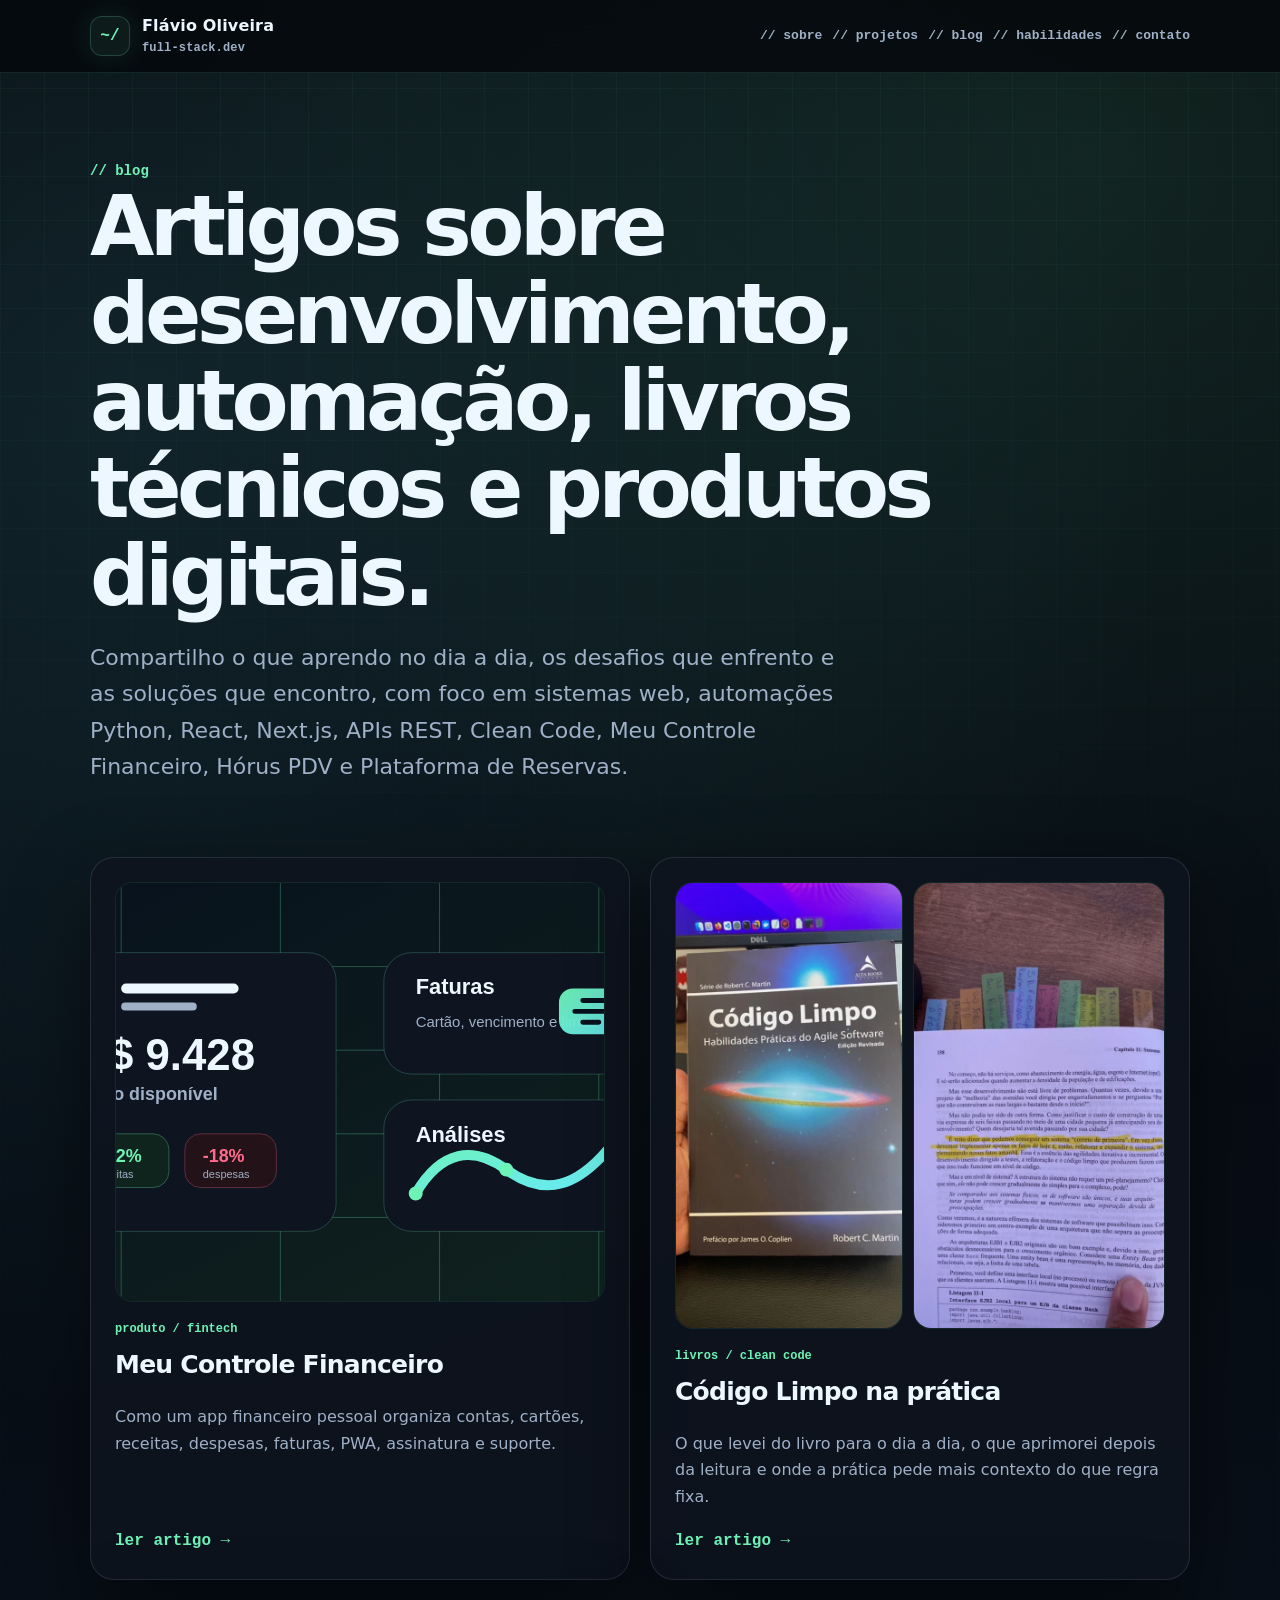
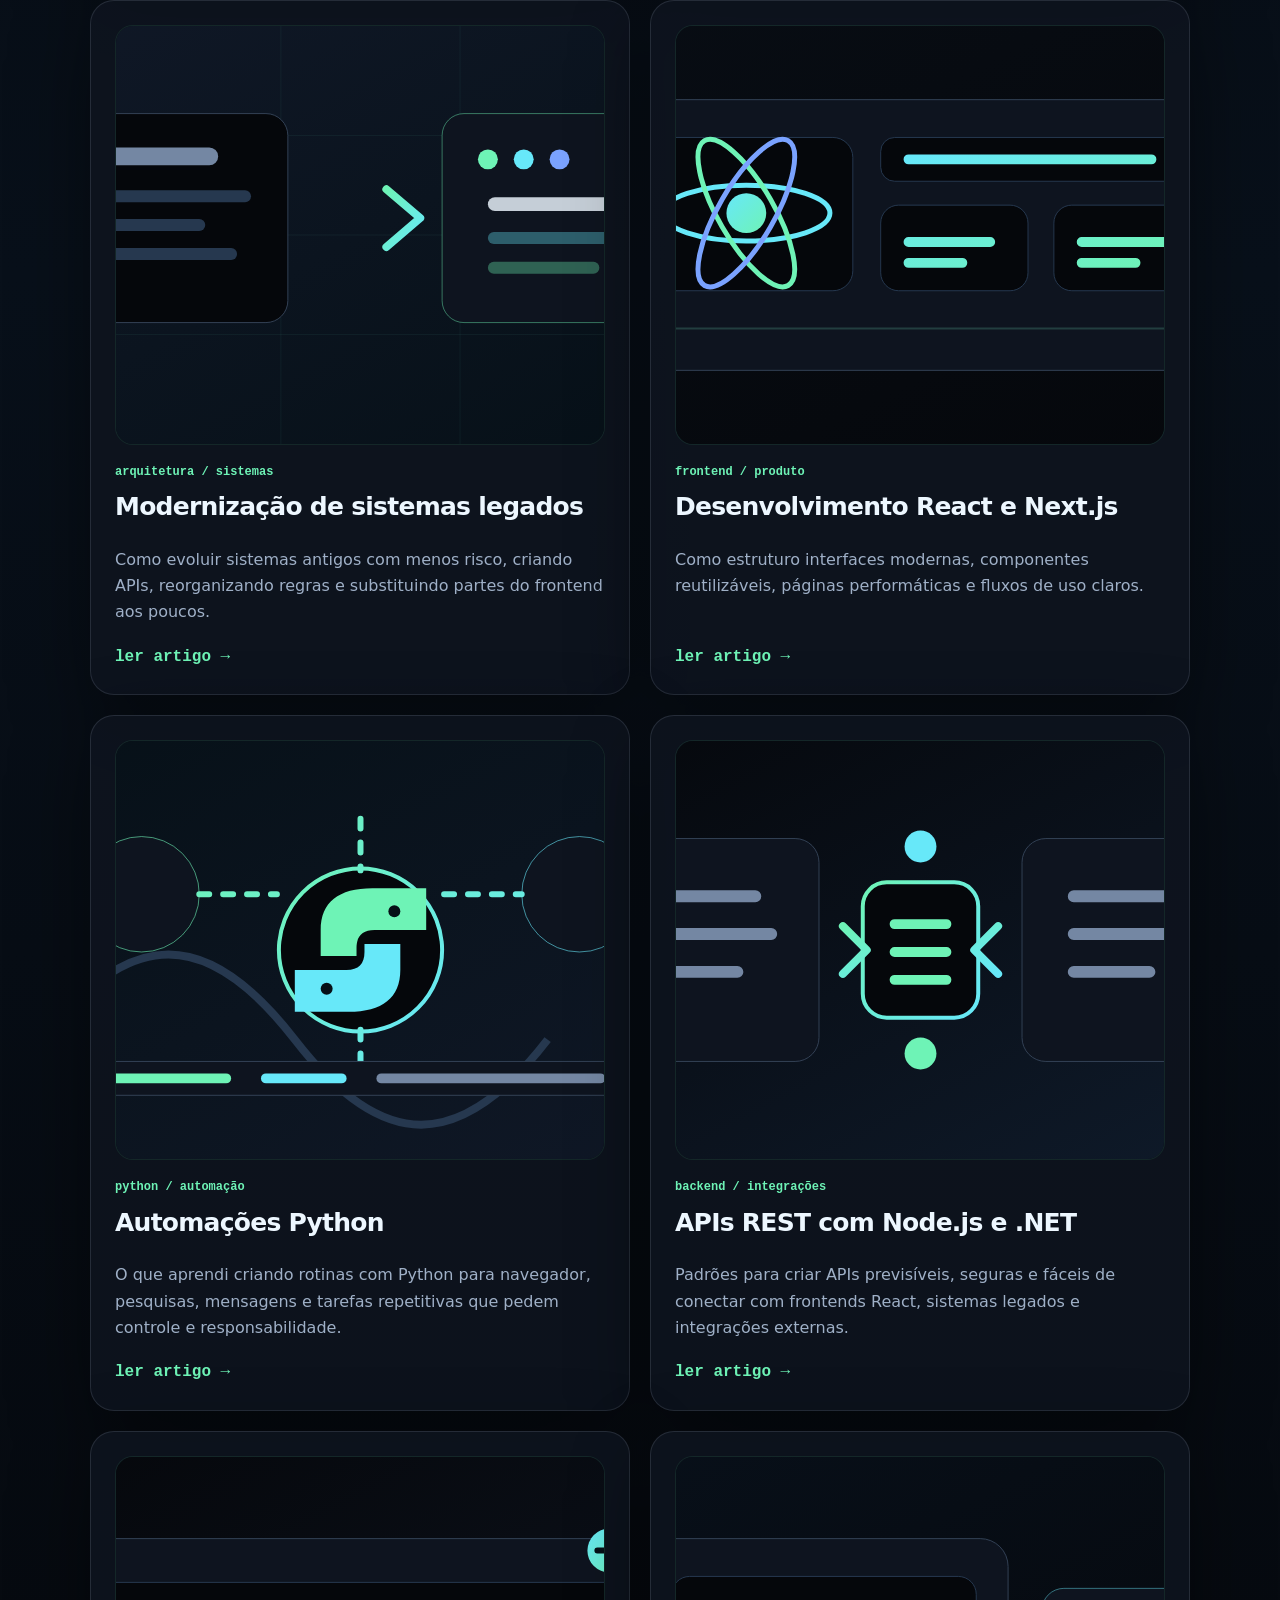
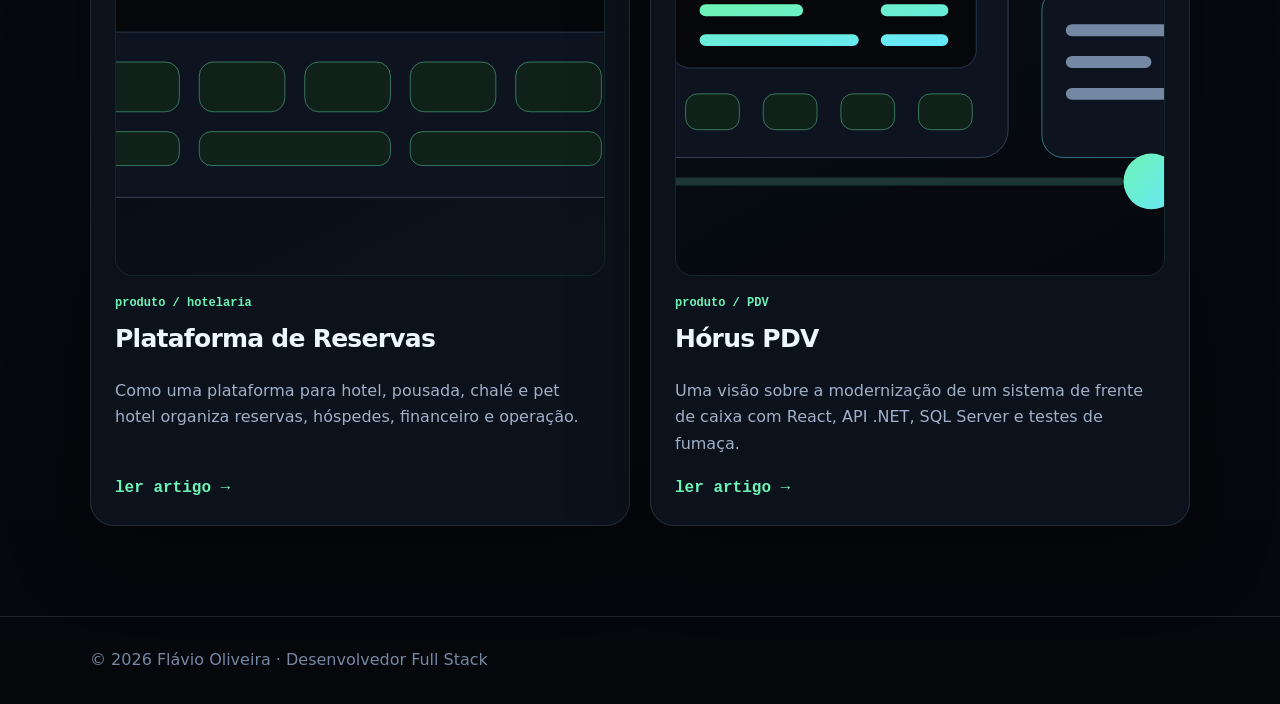
<file: blog/index.html>
<!doctype html>
<html lang="pt-BR">
  <head>
    <meta charset="UTF-8" />
    <meta name="viewport" content="width=device-width, initial-scale=1" />
    <title>Blog sobre Desenvolvimento Full Stack | Flávio Oliveira</title>
    <meta
      name="description"
      content="Artigos de Flávio Oliveira sobre desenvolvimento full stack, automações Python, React, Next.js, APIs REST, Clean Code e produtos digitais."
    />
    <meta name="robots" content="index, follow, max-image-preview:large" />
    <link rel="canonical" href="https://flaviooliveira-code.github.io/blog/" />
    <meta
      property="og:title"
      content="Blog sobre Desenvolvimento Full Stack | Flávio Oliveira"
    />
    <meta
      property="og:description"
      content="Conteúdo técnico sobre sistemas web, automações, APIs, React, Next.js e produtos próprios."
    />
    <meta
      property="og:url"
      content="https://flaviooliveira-code.github.io/blog/"
    />
    <meta property="og:type" content="website" />
    <meta property="og:locale" content="pt_BR" />
    <script type="application/ld+json">
      {
        "@context": "https://schema.org",
        "@graph": [
          {
            "@type": "Blog",
            "@id": "https://flaviooliveira-code.github.io/blog/#blog",
            "url": "https://flaviooliveira-code.github.io/blog/",
            "name": "Blog sobre Desenvolvimento Full Stack | Flávio Oliveira",
            "description": "Artigos técnicos sobre desenvolvimento full stack, automações Python, React, Next.js, APIs REST, Clean Code e produtos digitais.",
            "inLanguage": "pt-BR",
            "author": {
              "@id": "https://flaviooliveira-code.github.io/#person"
            },
            "publisher": {
              "@id": "https://flaviooliveira-code.github.io/#person"
            }
          },
          {
            "@type": "ItemList",
            "@id": "https://flaviooliveira-code.github.io/blog/#articles",
            "itemListElement": [
              {
                "@type": "ListItem",
                "position": 1,
                "name": "Modernização de Sistemas Legados",
                "url": "https://flaviooliveira-code.github.io/blog/modernizacao-de-sistemas-legados/"
              },
              {
                "@type": "ListItem",
                "position": 2,
                "name": "Código Limpo na Prática",
                "url": "https://flaviooliveira-code.github.io/blog/codigo-limpo-na-pratica/"
              },
              {
                "@type": "ListItem",
                "position": 3,
                "name": "Automações Python",
                "url": "https://flaviooliveira-code.github.io/blog/automacoes-python/"
              },
              {
                "@type": "ListItem",
                "position": 4,
                "name": "Desenvolvimento React e Next.js",
                "url": "https://flaviooliveira-code.github.io/blog/desenvolvimento-react-nextjs/"
              },
              {
                "@type": "ListItem",
                "position": 5,
                "name": "APIs REST com Node.js e .NET",
                "url": "https://flaviooliveira-code.github.io/blog/apis-rest-node-dotnet/"
              },
              {
                "@type": "ListItem",
                "position": 6,
                "name": "Meu Controle Financeiro",
                "url": "https://flaviooliveira-code.github.io/blog/meu-controle-financeiro/"
              },
              {
                "@type": "ListItem",
                "position": 7,
                "name": "Hórus PDV",
                "url": "https://flaviooliveira-code.github.io/blog/horus-pdv/"
              },
              {
                "@type": "ListItem",
                "position": 8,
                "name": "Plataforma de Reservas",
                "url": "https://flaviooliveira-code.github.io/blog/plataforma-de-reservas/"
              }
            ]
          },
          {
            "@type": "BreadcrumbList",
            "@id": "https://flaviooliveira-code.github.io/blog/#breadcrumb",
            "itemListElement": [
              {
                "@type": "ListItem",
                "position": 1,
                "name": "Início",
                "item": "https://flaviooliveira-code.github.io/"
              },
              {
                "@type": "ListItem",
                "position": 2,
                "name": "Blog",
                "item": "https://flaviooliveira-code.github.io/blog/"
              }
            ]
          }
        ]
      }
    </script>
    <meta name="theme-color" content="#05070b" />
    <link rel="icon" href="../assets/favicon.svg" type="image/svg+xml" />
    <link rel="stylesheet" href="styles.css" />
    <script src="../assets/site-components.js"></script>
  </head>
  <body>
    <site-navbar depth="1"></site-navbar>

    <main>
      <section class="hero">
        <div class="container">
          <span class="kicker">// blog</span>
          <h1>
            Artigos sobre desenvolvimento, automação, livros técnicos e produtos
            digitais.
          </h1>
          <p class="lead">
            Compartilho o que aprendo no dia a dia, os desafios que enfrento e
            as soluções que encontro, com foco em sistemas web, automações
            Python, React, Next.js, APIs REST, Clean Code, Meu Controle
            Financeiro, Hórus PDV e Plataforma de Reservas.
          </p>
        </div>
      </section>

      <section class="container article-grid" aria-label="Artigos">
        <a class="article-card" href="meu-controle-financeiro/">
          <img
            class="article-media"
            src="images/meu-controle-financeiro.svg"
            alt="Ilustração de app de controle financeiro"
            width="800"
            height="420"
            loading="lazy"
          />
          <span class="meta">produto / fintech</span>
          <h2>Meu Controle Financeiro</h2>
          <p>
            Como um app financeiro pessoal organiza contas, cartões, receitas,
            despesas, faturas, PWA, assinatura e suporte.
          </p>
          <span class="read-more">ler artigo →</span>
        </a>

        <a
          class="article-card article-card-book"
          href="codigo-limpo-na-pratica/"
        >
          <div class="article-media-stack" aria-hidden="true">
            <img
              class="article-media"
              src="images/codigo-limpo-capa.webp"
              alt=""
              width="551"
              height="980"
              loading="lazy"
            />
            <img
              class="article-media"
              src="images/codigo-limpo-marcacoes.webp"
              alt=""
              width="551"
              height="980"
              loading="lazy"
            />
          </div>
          <span class="meta">livros / clean code</span>
          <h2>Código Limpo na prática</h2>
          <p>
            O que levei do livro para o dia a dia, o que aprimorei depois da
            leitura e onde a prática pede mais contexto do que regra fixa.
          </p>
          <span class="read-more">ler artigo →</span>
        </a>

        <a class="article-card" href="modernizacao-de-sistemas-legados/">
          <img
            class="article-media"
            src="images/modernizacao-legados.svg"
            alt="Ilustração de sistema legado sendo modernizado"
            width="800"
            height="420"
            loading="lazy"
          />
          <span class="meta">arquitetura / sistemas</span>
          <h2>Modernização de sistemas legados</h2>
          <p>
            Como evoluir sistemas antigos com menos risco, criando APIs,
            reorganizando regras e substituindo partes do frontend aos poucos.
          </p>
          <span class="read-more">ler artigo →</span>
        </a>

        <a class="article-card" href="desenvolvimento-react-nextjs/">
          <img
            class="article-media"
            src="images/react-nextjs.svg"
            alt="Ilustração de interface em React e Next.js"
            width="800"
            height="420"
            loading="lazy"
          />
          <span class="meta">frontend / produto</span>
          <h2>Desenvolvimento React e Next.js</h2>
          <p>
            Como estruturo interfaces modernas, componentes reutilizáveis,
            páginas performáticas e fluxos de uso claros.
          </p>
          <span class="read-more">ler artigo →</span>
        </a>

        <a class="article-card" href="automacoes-python/">
          <img
            class="article-media"
            src="images/automacoes-python.svg"
            alt="Ilustração de automação com Python conectando tarefas"
            width="800"
            height="420"
            loading="lazy"
          />
          <span class="meta">python / automação</span>
          <h2>Automações Python</h2>
          <p>
            O que aprendi criando rotinas com Python para navegador, pesquisas,
            mensagens e tarefas repetitivas que pedem controle e
            responsabilidade.
          </p>
          <span class="read-more">ler artigo →</span>
        </a>

        <a class="article-card" href="apis-rest-node-dotnet/">
          <img
            class="article-media"
            src="images/apis-rest.svg"
            alt="Ilustração de API REST conectando frontend e backend"
            width="800"
            height="420"
            loading="lazy"
          />
          <span class="meta">backend / integrações</span>
          <h2>APIs REST com Node.js e .NET</h2>
          <p>
            Padrões para criar APIs previsíveis, seguras e fáceis de conectar
            com frontends React, sistemas legados e integrações externas.
          </p>
          <span class="read-more">ler artigo →</span>
        </a>

        <a class="article-card" href="plataforma-de-reservas/">
          <img
            class="article-media"
            src="images/plataforma-reservas.svg"
            alt="Ilustração de calendário de reservas"
            width="800"
            height="420"
            loading="lazy"
          />
          <span class="meta">produto / hotelaria</span>
          <h2>Plataforma de Reservas</h2>
          <p>
            Como uma plataforma para hotel, pousada, chalé e pet hotel organiza
            reservas, hóspedes, financeiro e operação.
          </p>
          <span class="read-more">ler artigo →</span>
        </a>

        <a class="article-card" href="horus-pdv/">
          <img
            class="article-media"
            src="images/horus-pdv.svg"
            alt="Ilustração de sistema PDV com caixa e comprovante"
            width="800"
            height="420"
            loading="lazy"
          />
          <span class="meta">produto / PDV</span>
          <h2>Hórus PDV</h2>
          <p>
            Uma visão sobre a modernização de um sistema de frente de caixa com
            React, API .NET, SQL Server e testes de fumaça.
          </p>
          <span class="read-more">ler artigo →</span>
        </a>
      </section>
    </main>

    <site-footer></site-footer>
  </body>
</html>
</file>
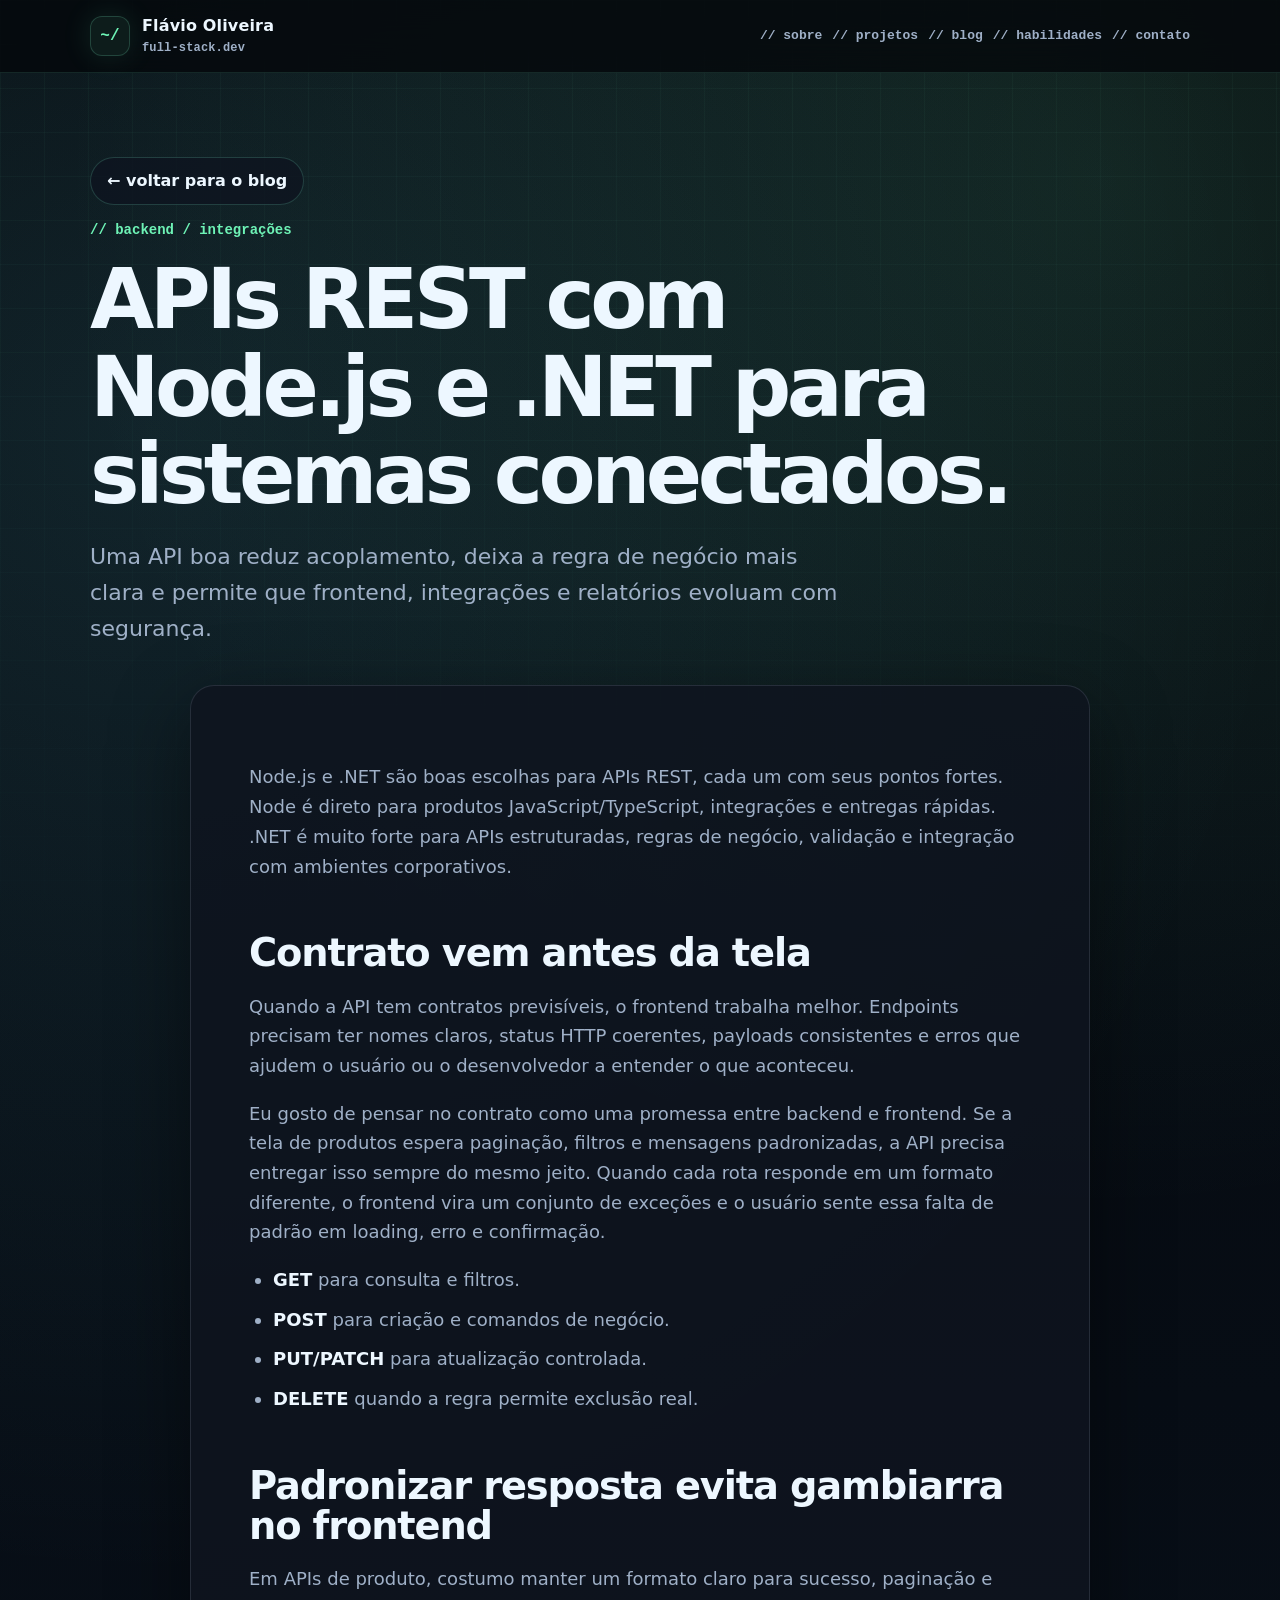
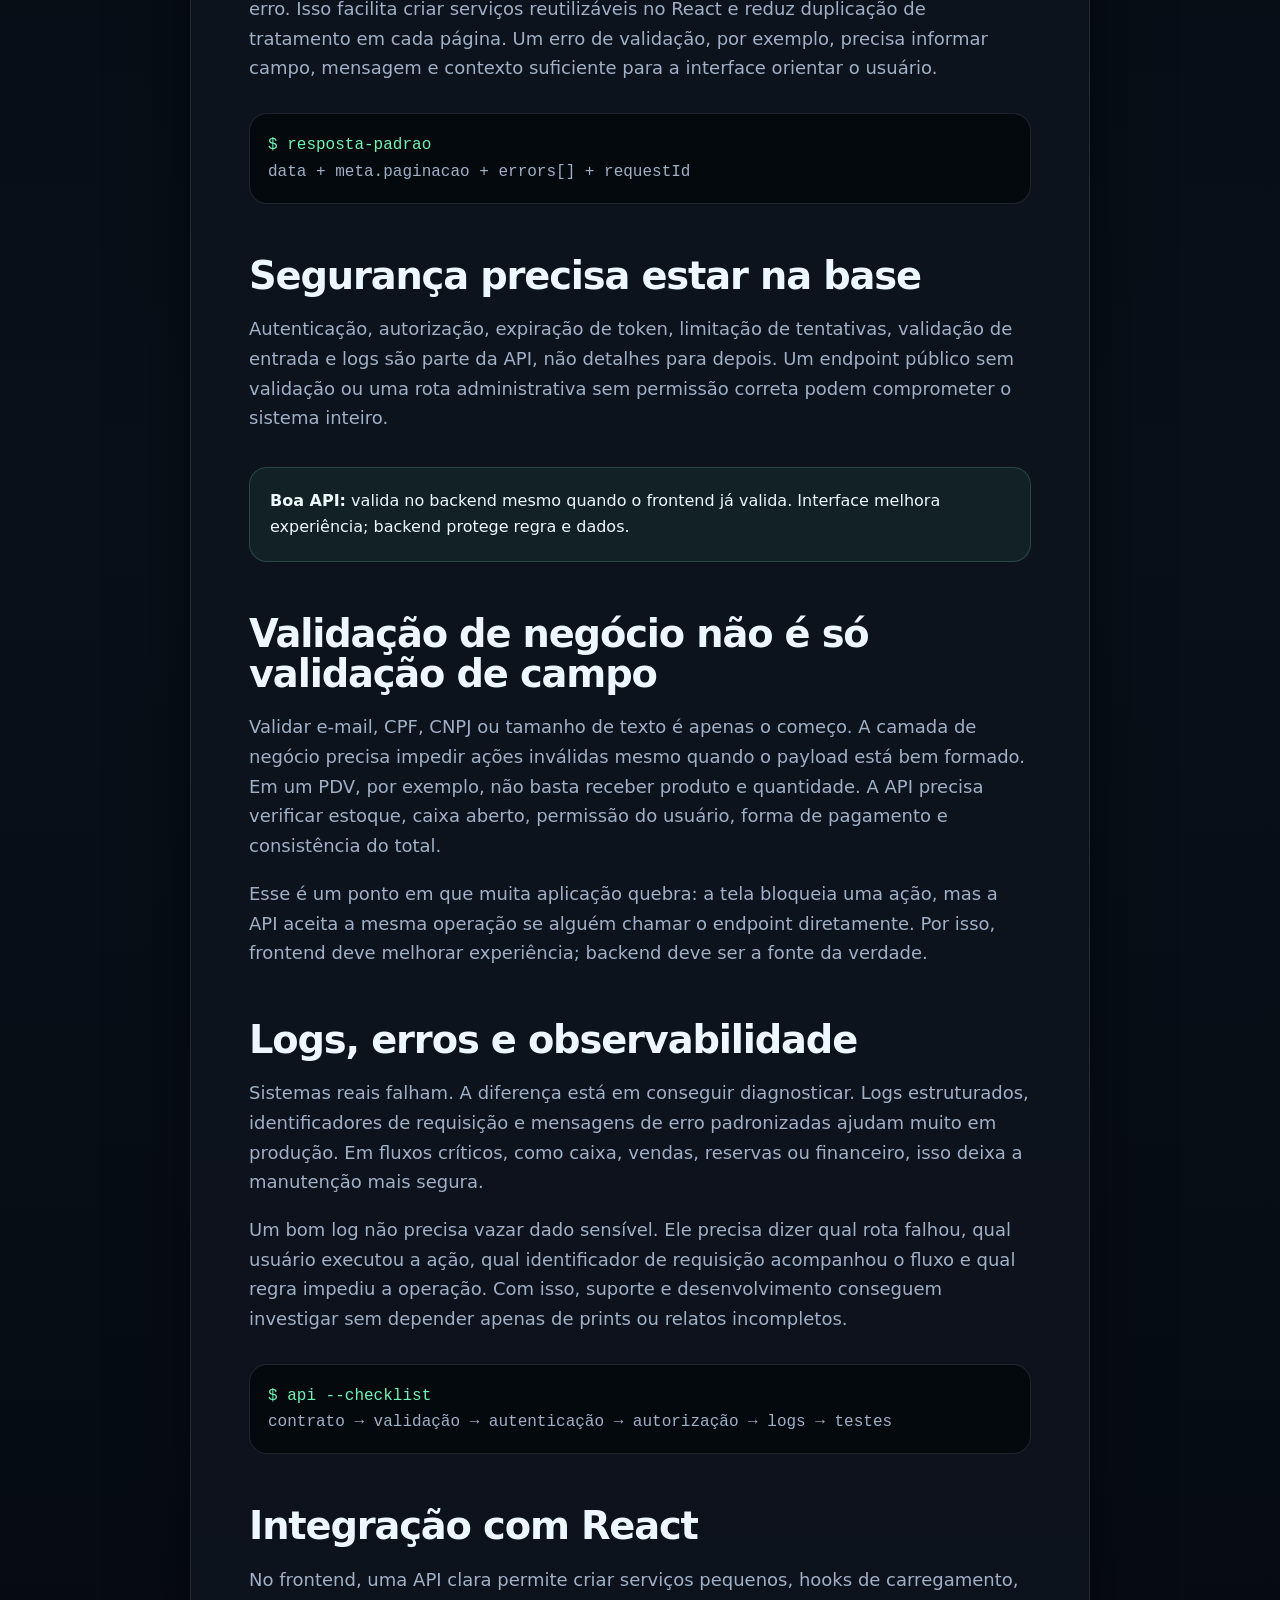
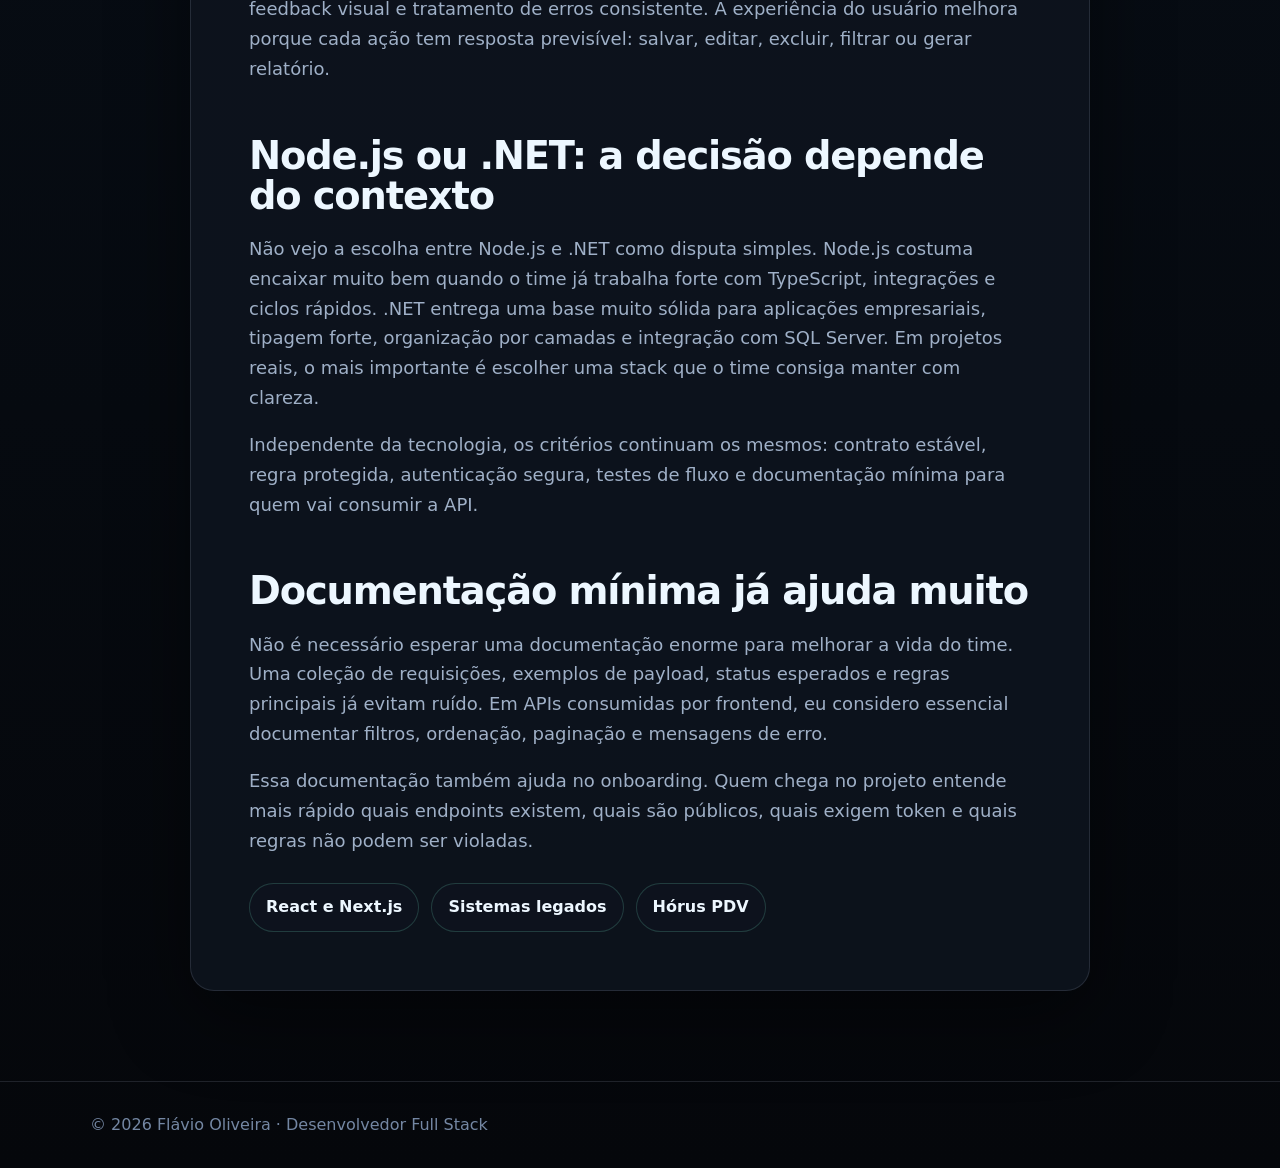
<file: blog/apis-rest-node-dotnet/index.html>
<!doctype html>
<html lang="pt-BR">
  <head>
    <meta charset="UTF-8" />
    <meta name="viewport" content="width=device-width, initial-scale=1" />
    <title>APIs REST com Node.js e .NET | Flávio Oliveira</title>
    <meta
      name="description"
      content="Boas práticas para APIs REST com Node.js e .NET: contratos claros, autenticação, validação, logs, segurança e integração com frontend."
    />
    <meta name="robots" content="index, follow, max-image-preview:large" />
    <link rel="canonical" href="https://flaviooliveira-code.github.io/blog/apis-rest-node-dotnet/" />
    <meta property="og:title" content="APIs REST com Node.js e .NET" />
    <meta
      property="og:description"
      content="Como criar APIs previsíveis para sistemas web, produtos digitais e integrações."
    />
    <meta property="og:url" content="https://flaviooliveira-code.github.io/blog/apis-rest-node-dotnet/" />
    <meta property="og:type" content="article" />
    <meta property="og:image" content="https://flaviooliveira-code.github.io/blog/images/apis-rest.svg" />
    <meta property="og:locale" content="pt_BR" />
    <meta property="article:published_time" content="2026-05-09" />
    <meta property="article:modified_time" content="2026-05-09" />
    <meta property="article:author" content="https://flaviooliveira-code.github.io/" />
    <meta property="article:section" content="Backend" />
    <meta name="twitter:card" content="summary_large_image" />
    <meta name="twitter:title" content="APIs REST com Node.js e .NET" />
    <meta
      name="twitter:description"
      content="Boas práticas para APIs REST com Node.js e .NET: contratos claros, autenticação, validação, logs, segurança e integração com frontend."
    />
    <meta name="twitter:image" content="https://flaviooliveira-code.github.io/blog/images/apis-rest.svg" />
    <script type="application/ld+json">
      {
            "@context": "https://schema.org",
            "@graph": [
                  {
                        "@type": "BlogPosting",
                        "@id": "https://flaviooliveira-code.github.io/blog/apis-rest-node-dotnet/#article",
                        "url": "https://flaviooliveira-code.github.io/blog/apis-rest-node-dotnet/",
                        "headline": "APIs REST com Node.js e .NET para sistemas conectados.",
                        "description": "Boas práticas para APIs REST com Node.js e .NET: contratos claros, autenticação, validação, logs, segurança e integração com frontend.",
                        "image": "https://flaviooliveira-code.github.io/blog/images/apis-rest.svg",
                        "datePublished": "2026-05-09",
                        "dateModified": "2026-05-09",
                        "inLanguage": "pt-BR",
                        "articleSection": "Backend",
                        "author": {
                              "@id": "https://flaviooliveira-code.github.io/#person"
                        },
                        "publisher": {
                              "@id": "https://flaviooliveira-code.github.io/#person"
                        },
                        "isPartOf": {
                              "@id": "https://flaviooliveira-code.github.io/blog/#blog"
                        },
                        "mainEntityOfPage": {
                              "@id": "https://flaviooliveira-code.github.io/blog/apis-rest-node-dotnet/"
                        }
                  },
                  {
                        "@type": "BreadcrumbList",
                        "@id": "https://flaviooliveira-code.github.io/blog/apis-rest-node-dotnet/#breadcrumb",
                        "itemListElement": [
                              {
                                    "@type": "ListItem",
                                    "position": 1,
                                    "name": "Início",
                                    "item": "https://flaviooliveira-code.github.io/"
                              },
                              {
                                    "@type": "ListItem",
                                    "position": 2,
                                    "name": "Blog",
                                    "item": "https://flaviooliveira-code.github.io/blog/"
                              },
                              {
                                    "@type": "ListItem",
                                    "position": 3,
                                    "name": "APIs REST com Node.js e .NET",
                                    "item": "https://flaviooliveira-code.github.io/blog/apis-rest-node-dotnet/"
                              }
                        ]
                  },
                  {
                        "@type": "Person",
                        "@id": "https://flaviooliveira-code.github.io/#person",
                        "name": "Flávio Oliveira",
                        "url": "https://flaviooliveira-code.github.io/",
                        "sameAs": [
                              "https://github.com/flaviooliveira-code",
                              "https://linkedin.com/in/fladoliveira",
                              "https://www.youtube.com/@flaviooliveira-dev",
                              "http://lattes.cnpq.br/5709651219242256"
                        ]
                  }
            ]
      }
    </script>
    <meta name="theme-color" content="#05070b" />
    <link rel="icon" href="../../assets/favicon.svg" type="image/svg+xml" />
    <link rel="stylesheet" href="../styles.css" />
      <script src="../../assets/site-components.js"></script>
  </head>
  <body>
    <site-navbar depth="2"></site-navbar>

    <main>
      <section class="hero">
        <div class="container">
          <a class="back-link" href="../">← voltar para o blog</a>
          <p class="kicker">// backend / integrações</p>
          <h1>APIs REST com Node.js e .NET para sistemas conectados.</h1>
          <p class="lead">
            Uma API boa reduz acoplamento, deixa a regra de negócio mais clara e
            permite que frontend, integrações e relatórios evoluam com segurança.
          </p>
        </div>
      </section>

      <article class="article-shell">
        <p>
          Node.js e .NET são boas escolhas para APIs REST, cada um com seus
          pontos fortes. Node é direto para produtos JavaScript/TypeScript,
          integrações e entregas rápidas. .NET é muito forte para APIs
          estruturadas, regras de negócio, validação e integração com ambientes
          corporativos.
        </p>

        <h2>Contrato vem antes da tela</h2>
        <p>
          Quando a API tem contratos previsíveis, o frontend trabalha melhor.
          Endpoints precisam ter nomes claros, status HTTP coerentes, payloads
          consistentes e erros que ajudem o usuário ou o desenvolvedor a entender
          o que aconteceu.
        </p>

        <p>
          Eu gosto de pensar no contrato como uma promessa entre backend e
          frontend. Se a tela de produtos espera paginação, filtros e mensagens
          padronizadas, a API precisa entregar isso sempre do mesmo jeito. Quando
          cada rota responde em um formato diferente, o frontend vira um conjunto
          de exceções e o usuário sente essa falta de padrão em loading, erro e
          confirmação.
        </p>

        <ul>
          <li><strong>GET</strong> para consulta e filtros.</li>
          <li><strong>POST</strong> para criação e comandos de negócio.</li>
          <li><strong>PUT/PATCH</strong> para atualização controlada.</li>
          <li><strong>DELETE</strong> quando a regra permite exclusão real.</li>
        </ul>

        <h2>Padronizar resposta evita gambiarra no frontend</h2>
        <p>
          Em APIs de produto, costumo manter um formato claro para sucesso,
          paginação e erro. Isso facilita criar serviços reutilizáveis no React e
          reduz duplicação de tratamento em cada página. Um erro de validação, por
          exemplo, precisa informar campo, mensagem e contexto suficiente para a
          interface orientar o usuário.
        </p>

        <div class="terminal">
          <span>$ resposta-padrao</span><br />
          data + meta.paginacao + errors[] + requestId
        </div>

        <h2>Segurança precisa estar na base</h2>
        <p>
          Autenticação, autorização, expiração de token, limitação de tentativas,
          validação de entrada e logs são parte da API, não detalhes para depois.
          Um endpoint público sem validação ou uma rota administrativa sem
          permissão correta podem comprometer o sistema inteiro.
        </p>

        <div class="callout">
          <strong>Boa API:</strong> valida no backend mesmo quando o frontend já
          valida. Interface melhora experiência; backend protege regra e dados.
        </div>

        <h2>Validação de negócio não é só validação de campo</h2>
        <p>
          Validar e-mail, CPF, CNPJ ou tamanho de texto é apenas o começo. A
          camada de negócio precisa impedir ações inválidas mesmo quando o
          payload está bem formado. Em um PDV, por exemplo, não basta receber
          produto e quantidade. A API precisa verificar estoque, caixa aberto,
          permissão do usuário, forma de pagamento e consistência do total.
        </p>

        <p>
          Esse é um ponto em que muita aplicação quebra: a tela bloqueia uma ação,
          mas a API aceita a mesma operação se alguém chamar o endpoint
          diretamente. Por isso, frontend deve melhorar experiência; backend deve
          ser a fonte da verdade.
        </p>

        <h2>Logs, erros e observabilidade</h2>
        <p>
          Sistemas reais falham. A diferença está em conseguir diagnosticar. Logs
          estruturados, identificadores de requisição e mensagens de erro
          padronizadas ajudam muito em produção. Em fluxos críticos, como caixa,
          vendas, reservas ou financeiro, isso deixa a manutenção mais segura.
        </p>

        <p>
          Um bom log não precisa vazar dado sensível. Ele precisa dizer qual rota
          falhou, qual usuário executou a ação, qual identificador de requisição
          acompanhou o fluxo e qual regra impediu a operação. Com isso, suporte e
          desenvolvimento conseguem investigar sem depender apenas de prints ou
          relatos incompletos.
        </p>

        <div class="terminal">
          <span>$ api --checklist</span><br />
          contrato → validação → autenticação → autorização → logs → testes
        </div>

        <h2>Integração com React</h2>
        <p>
          No frontend, uma API clara permite criar serviços pequenos, hooks de
          carregamento, feedback visual e tratamento de erros consistente. A
          experiência do usuário melhora porque cada ação tem resposta previsível:
          salvar, editar, excluir, filtrar ou gerar relatório.
        </p>

        <h2>Node.js ou .NET: a decisão depende do contexto</h2>
        <p>
          Não vejo a escolha entre Node.js e .NET como disputa simples. Node.js
          costuma encaixar muito bem quando o time já trabalha forte com
          TypeScript, integrações e ciclos rápidos. .NET entrega uma base muito
          sólida para aplicações empresariais, tipagem forte, organização por
          camadas e integração com SQL Server. Em projetos reais, o mais
          importante é escolher uma stack que o time consiga manter com clareza.
        </p>

        <p>
          Independente da tecnologia, os critérios continuam os mesmos:
          contrato estável, regra protegida, autenticação segura, testes de fluxo
          e documentação mínima para quem vai consumir a API.
        </p>

        <h2>Documentação mínima já ajuda muito</h2>
        <p>
          Não é necessário esperar uma documentação enorme para melhorar a vida do
          time. Uma coleção de requisições, exemplos de payload, status esperados
          e regras principais já evitam ruído. Em APIs consumidas por frontend, eu
          considero essencial documentar filtros, ordenação, paginação e mensagens
          de erro.
        </p>

        <p>
          Essa documentação também ajuda no onboarding. Quem chega no projeto
          entende mais rápido quais endpoints existem, quais são públicos, quais
          exigem token e quais regras não podem ser violadas.
        </p>

        <div class="related-grid">
          <a class="pill-link" href="../desenvolvimento-react-nextjs/">React e Next.js</a>
          <a class="pill-link" href="../modernizacao-de-sistemas-legados/">Sistemas legados</a>
          <a class="pill-link" href="../horus-pdv/">Hórus PDV</a>
        </div>
      </article>
    </main>
    <site-footer></site-footer>
  </body>
</html>
</file>
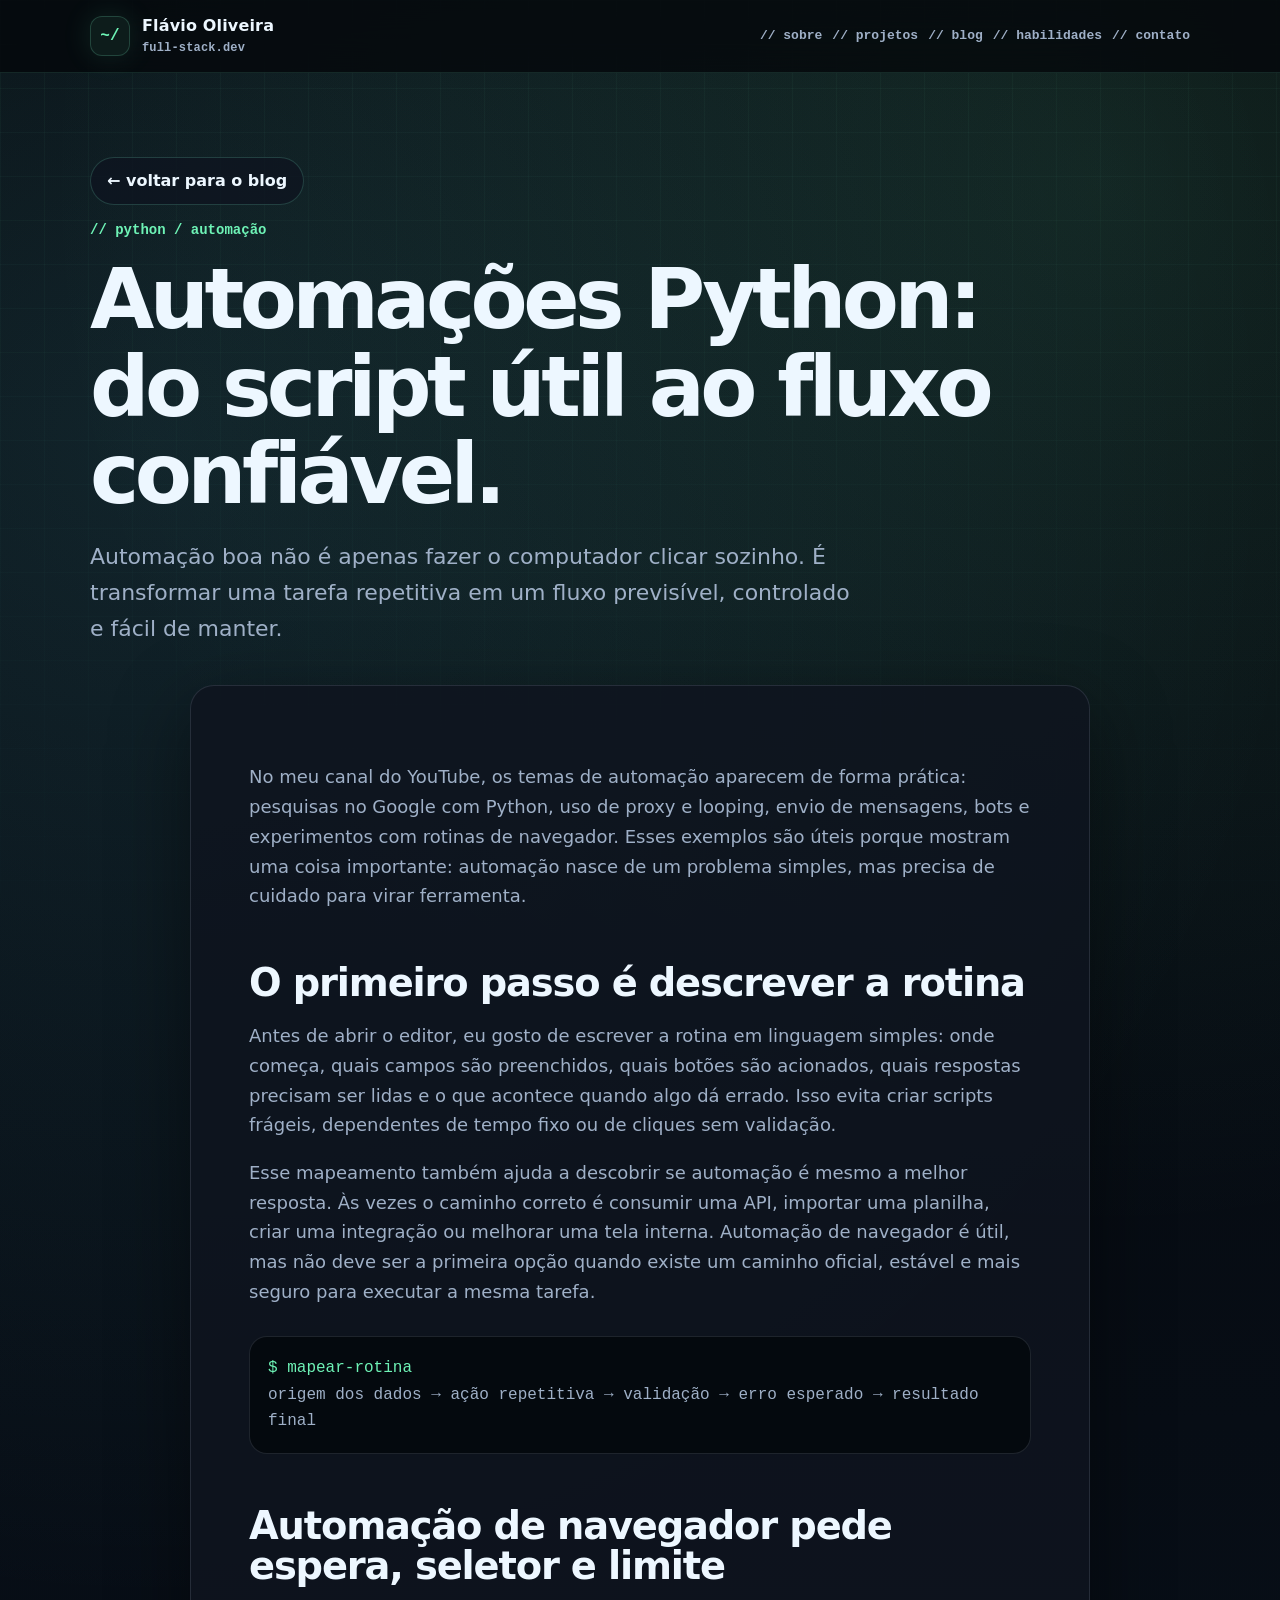
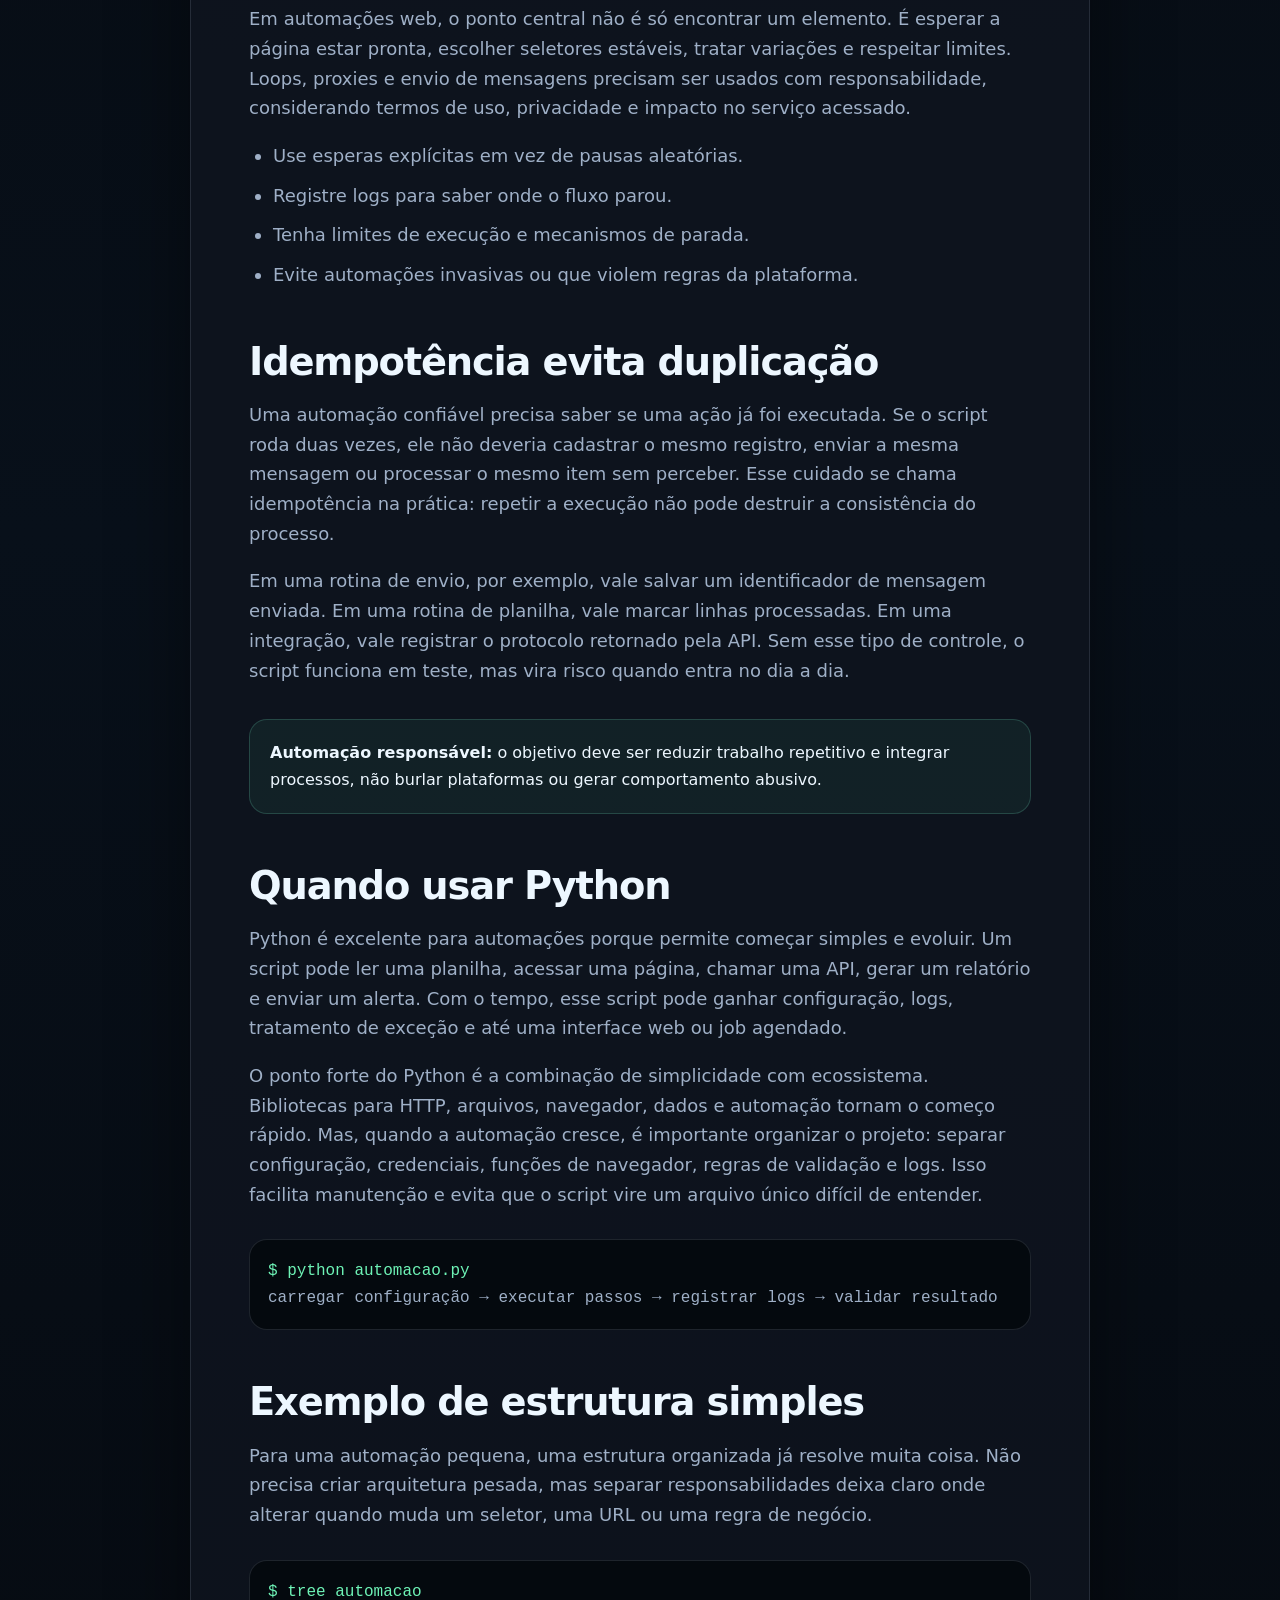
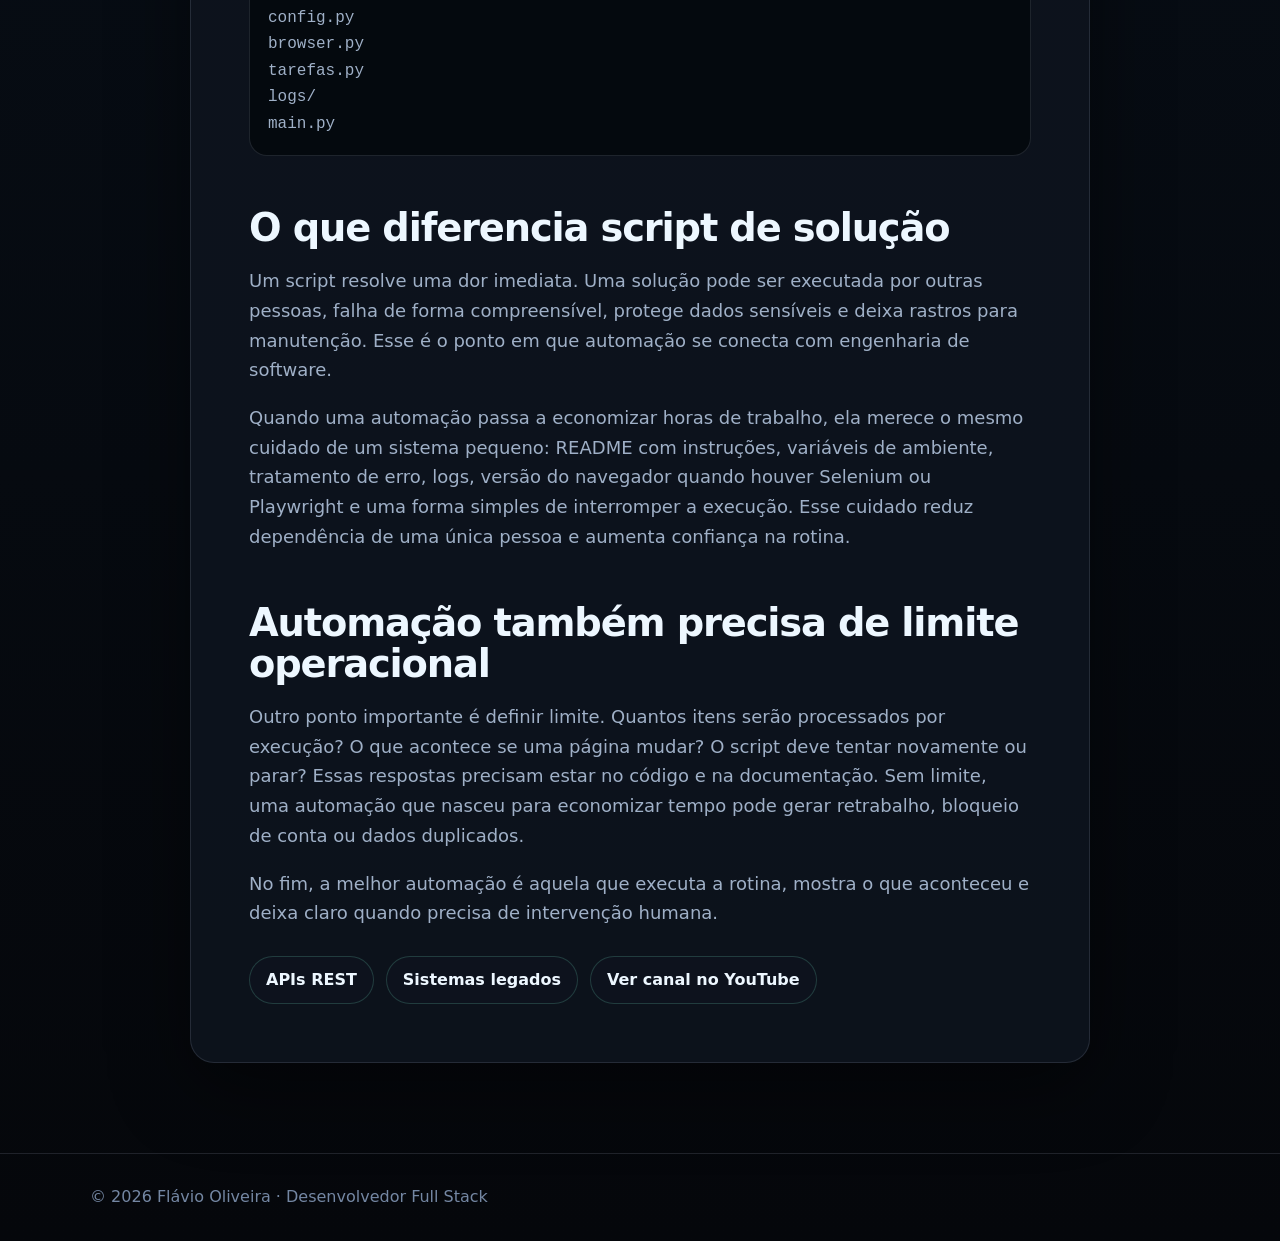
<file: blog/automacoes-python/index.html>
<!doctype html>
<html lang="pt-BR">
  <head>
    <meta charset="UTF-8" />
    <meta name="viewport" content="width=device-width, initial-scale=1" />
    <title>Automações Python | Flávio Oliveira</title>
    <meta
      name="description"
      content="Como pensar automações com Python para navegador, pesquisas, mensagens e rotinas repetitivas usando controle, logs e responsabilidade."
    />
    <meta name="robots" content="index, follow, max-image-preview:large" />
    <link rel="canonical" href="https://flaviooliveira-code.github.io/blog/automacoes-python/" />
    <meta property="og:title" content="Automações Python" />
    <meta
      property="og:description"
      content="Do script rápido ao fluxo confiável: uma visão prática sobre automação com Python."
    />
    <meta property="og:url" content="https://flaviooliveira-code.github.io/blog/automacoes-python/" />
    <meta property="og:type" content="article" />
    <meta property="og:image" content="https://flaviooliveira-code.github.io/blog/images/automacoes-python.svg" />
    <meta property="og:locale" content="pt_BR" />
    <meta property="article:published_time" content="2026-05-09" />
    <meta property="article:modified_time" content="2026-05-09" />
    <meta property="article:author" content="https://flaviooliveira-code.github.io/" />
    <meta property="article:section" content="Automação" />
    <meta name="twitter:card" content="summary_large_image" />
    <meta name="twitter:title" content="Automações Python" />
    <meta
      name="twitter:description"
      content="Como pensar automações com Python para navegador, pesquisas, mensagens e rotinas repetitivas usando controle, logs e responsabilidade."
    />
    <meta name="twitter:image" content="https://flaviooliveira-code.github.io/blog/images/automacoes-python.svg" />
    <script type="application/ld+json">
      {
            "@context": "https://schema.org",
            "@graph": [
                  {
                        "@type": "BlogPosting",
                        "@id": "https://flaviooliveira-code.github.io/blog/automacoes-python/#article",
                        "url": "https://flaviooliveira-code.github.io/blog/automacoes-python/",
                        "headline": "Automações Python: do script útil ao fluxo confiável.",
                        "description": "Como pensar automações com Python para navegador, pesquisas, mensagens e rotinas repetitivas usando controle, logs e responsabilidade.",
                        "image": "https://flaviooliveira-code.github.io/blog/images/automacoes-python.svg",
                        "datePublished": "2026-05-09",
                        "dateModified": "2026-05-09",
                        "inLanguage": "pt-BR",
                        "articleSection": "Automação",
                        "author": {
                              "@id": "https://flaviooliveira-code.github.io/#person"
                        },
                        "publisher": {
                              "@id": "https://flaviooliveira-code.github.io/#person"
                        },
                        "isPartOf": {
                              "@id": "https://flaviooliveira-code.github.io/blog/#blog"
                        },
                        "mainEntityOfPage": {
                              "@id": "https://flaviooliveira-code.github.io/blog/automacoes-python/"
                        }
                  },
                  {
                        "@type": "BreadcrumbList",
                        "@id": "https://flaviooliveira-code.github.io/blog/automacoes-python/#breadcrumb",
                        "itemListElement": [
                              {
                                    "@type": "ListItem",
                                    "position": 1,
                                    "name": "Início",
                                    "item": "https://flaviooliveira-code.github.io/"
                              },
                              {
                                    "@type": "ListItem",
                                    "position": 2,
                                    "name": "Blog",
                                    "item": "https://flaviooliveira-code.github.io/blog/"
                              },
                              {
                                    "@type": "ListItem",
                                    "position": 3,
                                    "name": "Automações Python",
                                    "item": "https://flaviooliveira-code.github.io/blog/automacoes-python/"
                              }
                        ]
                  },
                  {
                        "@type": "Person",
                        "@id": "https://flaviooliveira-code.github.io/#person",
                        "name": "Flávio Oliveira",
                        "url": "https://flaviooliveira-code.github.io/",
                        "sameAs": [
                              "https://github.com/flaviooliveira-code",
                              "https://linkedin.com/in/fladoliveira",
                              "https://www.youtube.com/@flaviooliveira-dev",
                              "http://lattes.cnpq.br/5709651219242256"
                        ]
                  }
            ]
      }
    </script>
    <meta name="theme-color" content="#05070b" />
    <link rel="icon" href="../../assets/favicon.svg" type="image/svg+xml" />
    <link rel="stylesheet" href="../styles.css" />
      <script src="../../assets/site-components.js"></script>
  </head>
  <body>
    <site-navbar depth="2"></site-navbar>

    <main>
      <section class="hero">
        <div class="container">
          <a class="back-link" href="../">← voltar para o blog</a>
          <p class="kicker">// python / automação</p>
          <h1>Automações Python: do script útil ao fluxo confiável.</h1>
          <p class="lead">
            Automação boa não é apenas fazer o computador clicar sozinho. É
            transformar uma tarefa repetitiva em um fluxo previsível, controlado
            e fácil de manter.
          </p>
        </div>
      </section>

      <article class="article-shell">
        <p>
          No meu canal do YouTube, os temas de automação aparecem de forma
          prática: pesquisas no Google com Python, uso de proxy e looping, envio
          de mensagens, bots e experimentos com rotinas de navegador. Esses
          exemplos são úteis porque mostram uma coisa importante: automação nasce
          de um problema simples, mas precisa de cuidado para virar ferramenta.
        </p>

        <h2>O primeiro passo é descrever a rotina</h2>
        <p>
          Antes de abrir o editor, eu gosto de escrever a rotina em linguagem
          simples: onde começa, quais campos são preenchidos, quais botões são
          acionados, quais respostas precisam ser lidas e o que acontece quando
          algo dá errado. Isso evita criar scripts frágeis, dependentes de tempo
          fixo ou de cliques sem validação.
        </p>

        <p>
          Esse mapeamento também ajuda a descobrir se automação é mesmo a melhor
          resposta. Às vezes o caminho correto é consumir uma API, importar uma
          planilha, criar uma integração ou melhorar uma tela interna. Automação
          de navegador é útil, mas não deve ser a primeira opção quando existe um
          caminho oficial, estável e mais seguro para executar a mesma tarefa.
        </p>

        <div class="terminal">
          <span>$ mapear-rotina</span><br />
          origem dos dados → ação repetitiva → validação → erro esperado →
          resultado final
        </div>

        <h2>Automação de navegador pede espera, seletor e limite</h2>
        <p>
          Em automações web, o ponto central não é só encontrar um elemento. É
          esperar a página estar pronta, escolher seletores estáveis, tratar
          variações e respeitar limites. Loops, proxies e envio de mensagens
          precisam ser usados com responsabilidade, considerando termos de uso,
          privacidade e impacto no serviço acessado.
        </p>
        <ul>
          <li>Use esperas explícitas em vez de pausas aleatórias.</li>
          <li>Registre logs para saber onde o fluxo parou.</li>
          <li>Tenha limites de execução e mecanismos de parada.</li>
          <li>Evite automações invasivas ou que violem regras da plataforma.</li>
        </ul>

        <h2>Idempotência evita duplicação</h2>
        <p>
          Uma automação confiável precisa saber se uma ação já foi executada. Se
          o script roda duas vezes, ele não deveria cadastrar o mesmo registro,
          enviar a mesma mensagem ou processar o mesmo item sem perceber. Esse
          cuidado se chama idempotência na prática: repetir a execução não pode
          destruir a consistência do processo.
        </p>

        <p>
          Em uma rotina de envio, por exemplo, vale salvar um identificador de
          mensagem enviada. Em uma rotina de planilha, vale marcar linhas
          processadas. Em uma integração, vale registrar o protocolo retornado
          pela API. Sem esse tipo de controle, o script funciona em teste, mas
          vira risco quando entra no dia a dia.
        </p>

        <div class="callout">
          <strong>Automação responsável:</strong> o objetivo deve ser reduzir
          trabalho repetitivo e integrar processos, não burlar plataformas ou
          gerar comportamento abusivo.
        </div>

        <h2>Quando usar Python</h2>
        <p>
          Python é excelente para automações porque permite começar simples e
          evoluir. Um script pode ler uma planilha, acessar uma página, chamar
          uma API, gerar um relatório e enviar um alerta. Com o tempo, esse
          script pode ganhar configuração, logs, tratamento de exceção e até uma
          interface web ou job agendado.
        </p>

        <p>
          O ponto forte do Python é a combinação de simplicidade com ecossistema.
          Bibliotecas para HTTP, arquivos, navegador, dados e automação tornam o
          começo rápido. Mas, quando a automação cresce, é importante organizar o
          projeto: separar configuração, credenciais, funções de navegador,
          regras de validação e logs. Isso facilita manutenção e evita que o
          script vire um arquivo único difícil de entender.
        </p>

        <div class="terminal">
          <span>$ python automacao.py</span><br />
          carregar configuração → executar passos → registrar logs → validar resultado
        </div>

        <h2>Exemplo de estrutura simples</h2>
        <p>
          Para uma automação pequena, uma estrutura organizada já resolve muita
          coisa. Não precisa criar arquitetura pesada, mas separar responsabilidades
          deixa claro onde alterar quando muda um seletor, uma URL ou uma regra de
          negócio.
        </p>

        <div class="terminal">
          <span>$ tree automacao</span><br />
          config.py<br />
          browser.py<br />
          tarefas.py<br />
          logs/<br />
          main.py
        </div>

        <h2>O que diferencia script de solução</h2>
        <p>
          Um script resolve uma dor imediata. Uma solução pode ser executada por
          outras pessoas, falha de forma compreensível, protege dados sensíveis e
          deixa rastros para manutenção. Esse é o ponto em que automação se
          conecta com engenharia de software.
        </p>

        <p>
          Quando uma automação passa a economizar horas de trabalho, ela merece o
          mesmo cuidado de um sistema pequeno: README com instruções, variáveis de
          ambiente, tratamento de erro, logs, versão do navegador quando houver
          Selenium ou Playwright e uma forma simples de interromper a execução.
          Esse cuidado reduz dependência de uma única pessoa e aumenta confiança
          na rotina.
        </p>

        <h2>Automação também precisa de limite operacional</h2>
        <p>
          Outro ponto importante é definir limite. Quantos itens serão processados
          por execução? O que acontece se uma página mudar? O script deve tentar
          novamente ou parar? Essas respostas precisam estar no código e na
          documentação. Sem limite, uma automação que nasceu para economizar tempo
          pode gerar retrabalho, bloqueio de conta ou dados duplicados.
        </p>

        <p>
          No fim, a melhor automação é aquela que executa a rotina, mostra o que
          aconteceu e deixa claro quando precisa de intervenção humana.
        </p>

        <div class="related-grid">
          <a class="pill-link" href="../apis-rest-node-dotnet/">APIs REST</a>
          <a class="pill-link" href="../modernizacao-de-sistemas-legados/">Sistemas legados</a>
          <a class="pill-link" href="https://www.youtube.com/@flaviooliveira-dev" target="_blank" rel="noopener noreferrer">Ver canal no YouTube</a>
        </div>
      </article>
    </main>
    <site-footer></site-footer>
  </body>
</html>
</file>
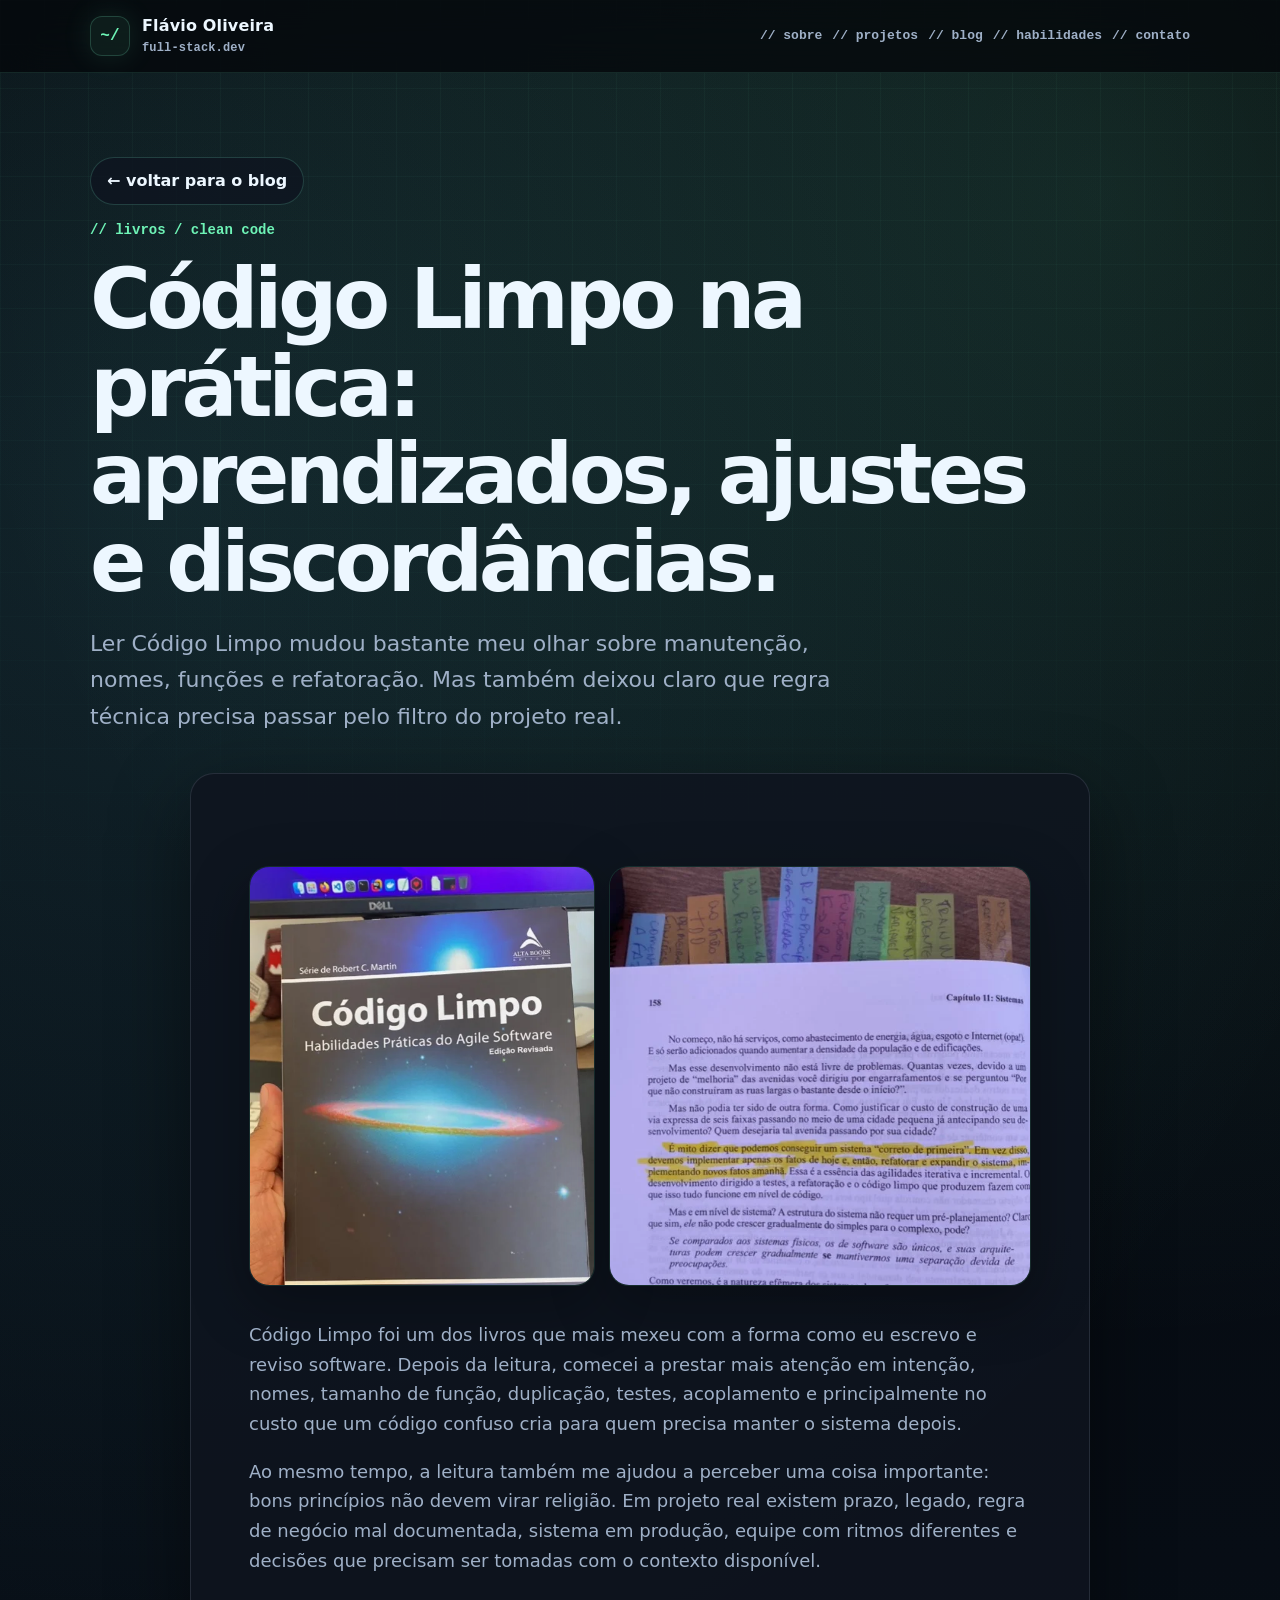
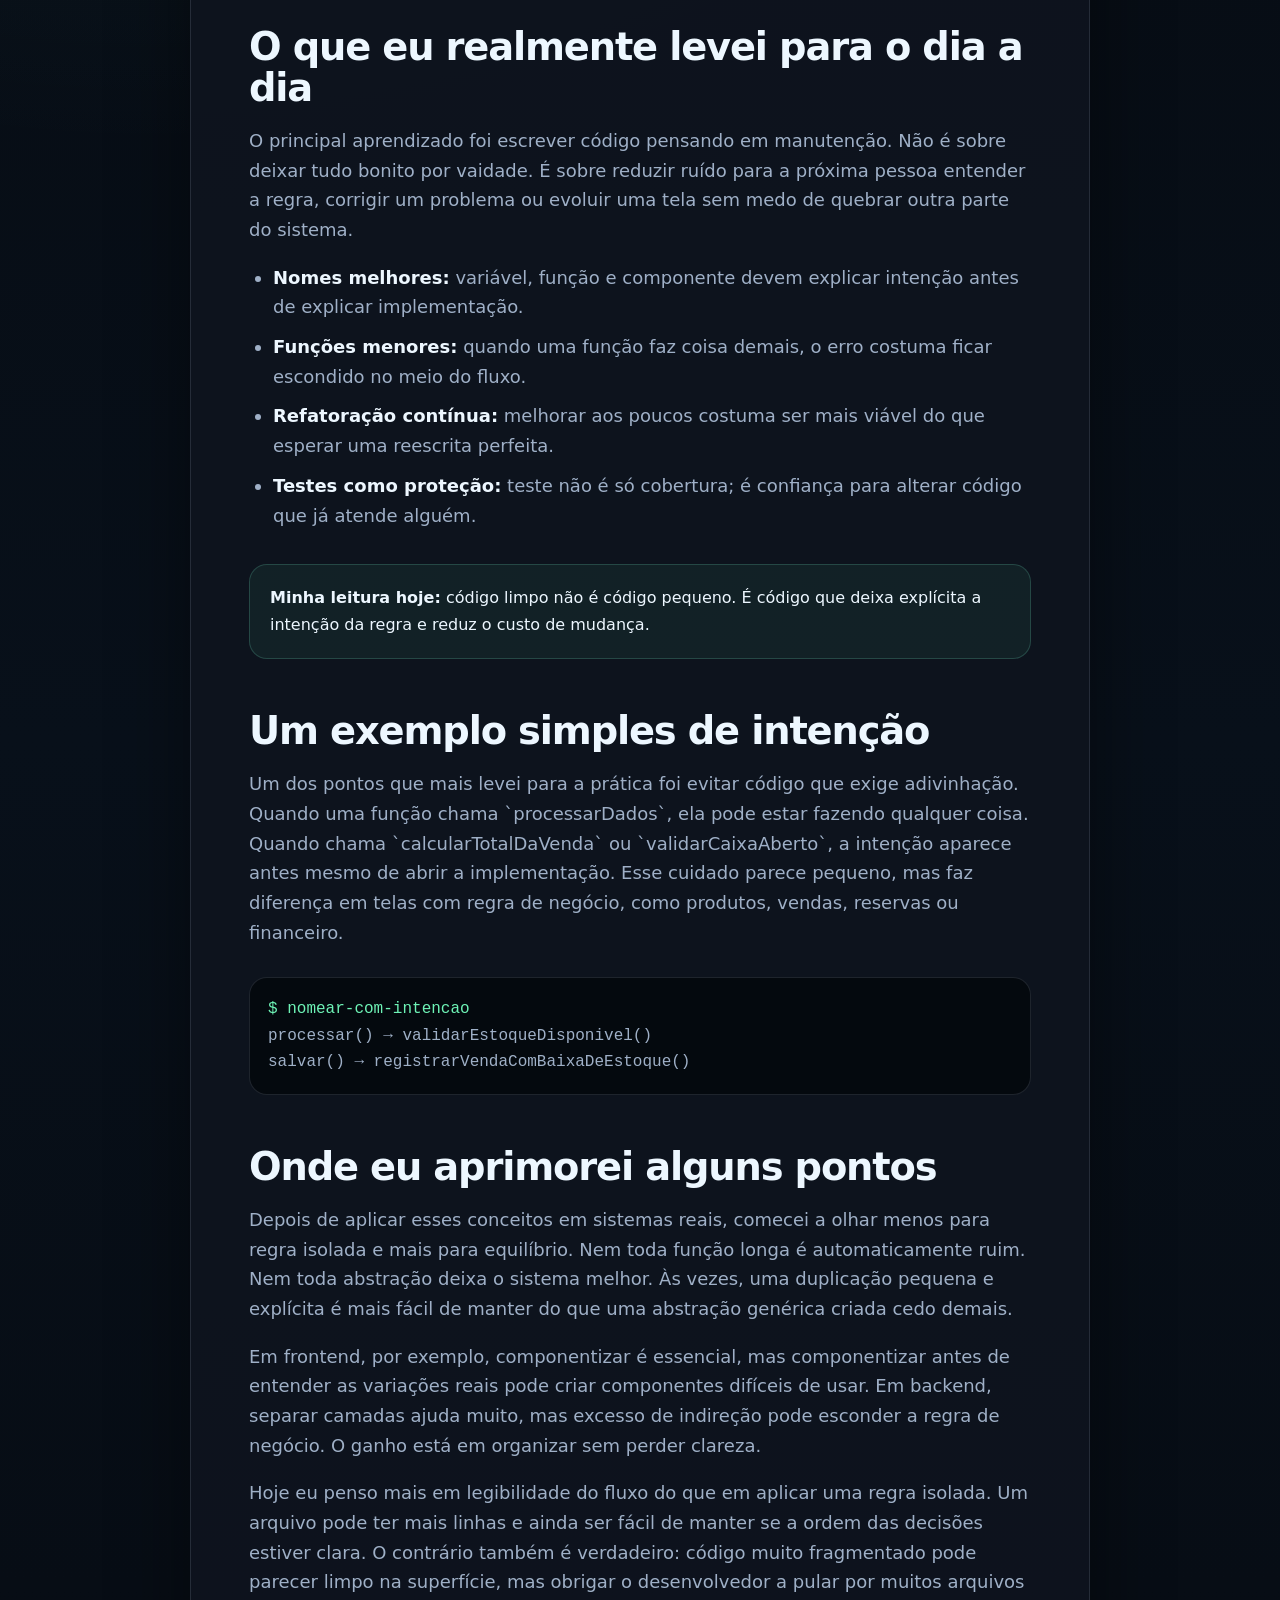
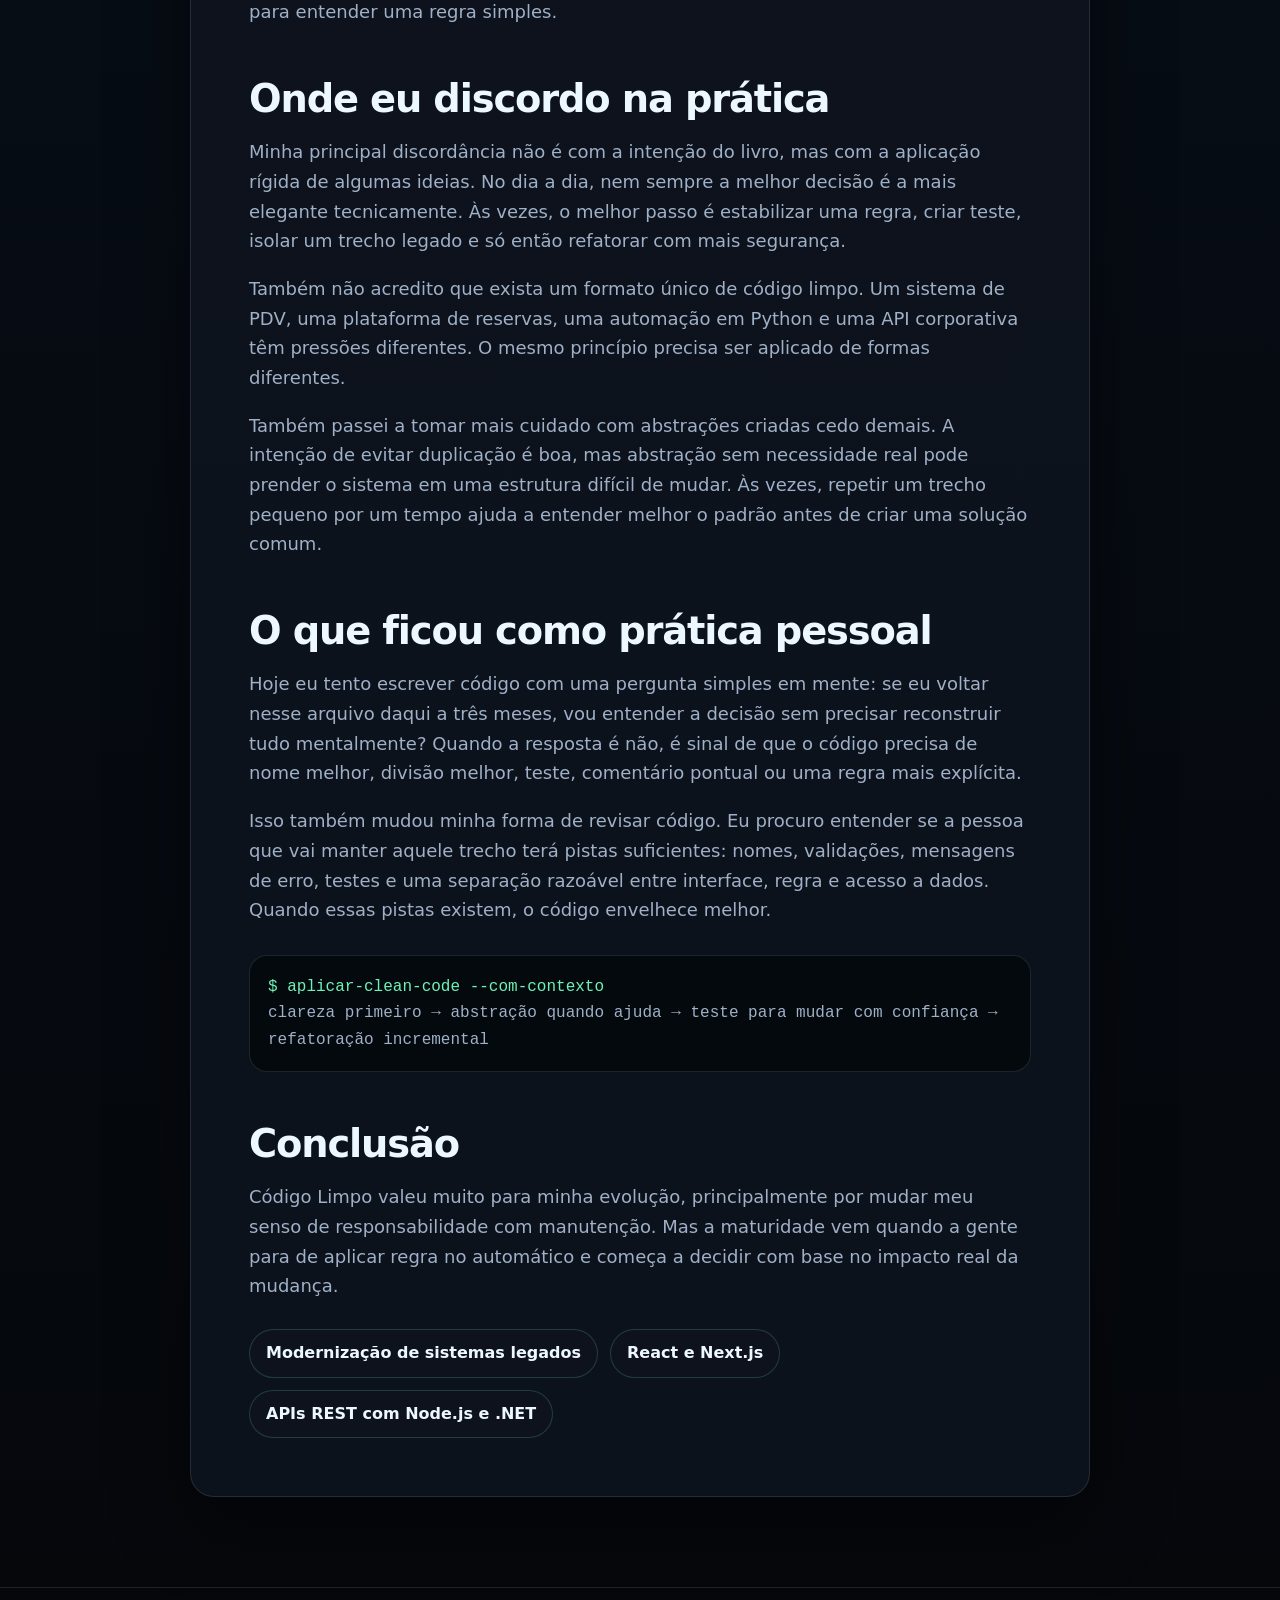
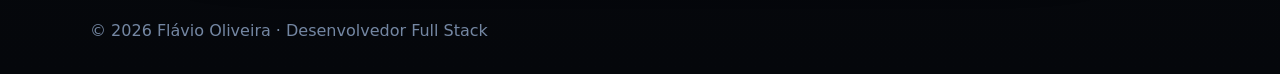
<file: blog/codigo-limpo-na-pratica/index.html>
<!doctype html>
<html lang="pt-BR">
  <head>
    <meta charset="UTF-8" />
    <meta name="viewport" content="width=device-width, initial-scale=1" />
    <title>Código Limpo na Prática | Flávio Oliveira</title>
    <meta
      name="description"
      content="Reflexão prática sobre o livro Código Limpo: aprendizados que melhoraram meu código, pontos que adaptei e limites das regras no dia a dia."
    />
    <meta name="robots" content="index, follow, max-image-preview:large" />
    <link
      rel="canonical"
      href="https://flaviooliveira-code.github.io/blog/codigo-limpo-na-pratica/"
    />
    <meta property="og:title" content="Código Limpo na Prática" />
    <meta
      property="og:description"
      content="O que levei de Código Limpo para projetos reais e onde a experiência prática muda a leitura das regras."
    />
    <meta
      property="og:url"
      content="https://flaviooliveira-code.github.io/blog/codigo-limpo-na-pratica/"
    />
    <meta property="og:type" content="article" />
    <meta property="og:locale" content="pt_BR" />
    <meta property="article:published_time" content="2026-05-09" />
    <meta property="article:modified_time" content="2026-05-09" />
    <meta property="article:author" content="https://flaviooliveira-code.github.io/" />
    <meta property="article:section" content="Clean Code" />
    <meta name="twitter:card" content="summary_large_image" />
    <meta name="twitter:title" content="Código Limpo na Prática" />
    <meta
      name="twitter:description"
      content="Reflexão prática sobre o livro Código Limpo: aprendizados que melhoraram meu código, pontos que adaptei e limites das regras no dia a dia."
    />
    <meta name="twitter:image" content="https://flaviooliveira-code.github.io/blog/images/codigo-limpo-capa.webp" />
    <meta
      property="og:image"
      content="https://flaviooliveira-code.github.io/blog/images/codigo-limpo-capa.webp"
    />
    <script type="application/ld+json">
      {
            "@context": "https://schema.org",
            "@graph": [
                  {
                        "@type": "BlogPosting",
                        "@id": "https://flaviooliveira-code.github.io/blog/codigo-limpo-na-pratica/#article",
                        "url": "https://flaviooliveira-code.github.io/blog/codigo-limpo-na-pratica/",
                        "headline": "Código Limpo na prática: aprendizados, ajustes e discordâncias.",
                        "description": "Reflexão prática sobre o livro Código Limpo: aprendizados que melhoraram meu código, pontos que adaptei e limites das regras no dia a dia.",
                        "image": "https://flaviooliveira-code.github.io/blog/images/codigo-limpo-capa.webp",
                        "datePublished": "2026-05-09",
                        "dateModified": "2026-05-09",
                        "inLanguage": "pt-BR",
                        "articleSection": "Clean Code",
                        "author": {
                              "@id": "https://flaviooliveira-code.github.io/#person"
                        },
                        "publisher": {
                              "@id": "https://flaviooliveira-code.github.io/#person"
                        },
                        "isPartOf": {
                              "@id": "https://flaviooliveira-code.github.io/blog/#blog"
                        },
                        "mainEntityOfPage": {
                              "@id": "https://flaviooliveira-code.github.io/blog/codigo-limpo-na-pratica/"
                        }
                  },
                  {
                        "@type": "BreadcrumbList",
                        "@id": "https://flaviooliveira-code.github.io/blog/codigo-limpo-na-pratica/#breadcrumb",
                        "itemListElement": [
                              {
                                    "@type": "ListItem",
                                    "position": 1,
                                    "name": "Início",
                                    "item": "https://flaviooliveira-code.github.io/"
                              },
                              {
                                    "@type": "ListItem",
                                    "position": 2,
                                    "name": "Blog",
                                    "item": "https://flaviooliveira-code.github.io/blog/"
                              },
                              {
                                    "@type": "ListItem",
                                    "position": 3,
                                    "name": "Código Limpo na Prática",
                                    "item": "https://flaviooliveira-code.github.io/blog/codigo-limpo-na-pratica/"
                              }
                        ]
                  },
                  {
                        "@type": "Person",
                        "@id": "https://flaviooliveira-code.github.io/#person",
                        "name": "Flávio Oliveira",
                        "url": "https://flaviooliveira-code.github.io/",
                        "sameAs": [
                              "https://github.com/flaviooliveira-code",
                              "https://linkedin.com/in/fladoliveira",
                              "https://www.youtube.com/@flaviooliveira-dev",
                              "http://lattes.cnpq.br/5709651219242256"
                        ]
                  }
            ]
      }
    </script>
    <meta name="theme-color" content="#05070b" />
    <link rel="icon" href="../../assets/favicon.svg" type="image/svg+xml" />
    <link rel="stylesheet" href="../styles.css" />
    <script src="../../assets/site-components.js"></script>
  </head>
  <body>
    <site-navbar depth="2"></site-navbar>

    <main>
      <section class="hero">
        <div class="container">
          <a class="back-link" href="../">← voltar para o blog</a>
          <p class="kicker">// livros / clean code</p>
          <h1>
            Código Limpo na prática: aprendizados, ajustes e discordâncias.
          </h1>
          <p class="lead">
            Ler Código Limpo mudou bastante meu olhar sobre manutenção, nomes,
            funções e refatoração. Mas também deixou claro que regra técnica
            precisa passar pelo filtro do projeto real.
          </p>
        </div>
      </section>

      <article class="article-shell">
        <div class="book-gallery" aria-label="Fotos do livro Código Limpo">
          <img
            src="../images/codigo-limpo-capa.webp"
            alt="Livro Código Limpo sobre a mesa de trabalho"
            width="551"
            height="980"
          />
          <img
            src="../images/codigo-limpo-marcacoes.webp"
            alt="Página marcada do livro Código Limpo com anotações"
            width="551"
            height="980"
          />
        </div>

        <p>
          Código Limpo foi um dos livros que mais mexeu com a forma como eu
          escrevo e reviso software. Depois da leitura, comecei a prestar mais
          atenção em intenção, nomes, tamanho de função, duplicação, testes,
          acoplamento e principalmente no custo que um código confuso cria para
          quem precisa manter o sistema depois.
        </p>

        <p>
          Ao mesmo tempo, a leitura também me ajudou a perceber uma coisa
          importante: bons princípios não devem virar religião. Em projeto real
          existem prazo, legado, regra de negócio mal documentada, sistema em
          produção, equipe com ritmos diferentes e decisões que precisam ser
          tomadas com o contexto disponível.
        </p>

        <h2>O que eu realmente levei para o dia a dia</h2>
        <p>
          O principal aprendizado foi escrever código pensando em manutenção.
          Não é sobre deixar tudo bonito por vaidade. É sobre reduzir ruído para
          a próxima pessoa entender a regra, corrigir um problema ou evoluir uma
          tela sem medo de quebrar outra parte do sistema.
        </p>

        <ul>
          <li>
            <strong>Nomes melhores:</strong> variável, função e componente devem
            explicar intenção antes de explicar implementação.
          </li>
          <li>
            <strong>Funções menores:</strong> quando uma função faz coisa
            demais, o erro costuma ficar escondido no meio do fluxo.
          </li>
          <li>
            <strong>Refatoração contínua:</strong> melhorar aos poucos costuma
            ser mais viável do que esperar uma reescrita perfeita.
          </li>
          <li>
            <strong>Testes como proteção:</strong> teste não é só cobertura; é
            confiança para alterar código que já atende alguém.
          </li>
        </ul>

        <div class="callout">
          <strong>Minha leitura hoje:</strong> código limpo não é código
          pequeno. É código que deixa explícita a intenção da regra e reduz o
          custo de mudança.
        </div>

        <h2>Um exemplo simples de intenção</h2>
        <p>
          Um dos pontos que mais levei para a prática foi evitar código que exige
          adivinhação. Quando uma função chama `processarDados`, ela pode estar
          fazendo qualquer coisa. Quando chama `calcularTotalDaVenda` ou
          `validarCaixaAberto`, a intenção aparece antes mesmo de abrir a
          implementação. Esse cuidado parece pequeno, mas faz diferença em telas
          com regra de negócio, como produtos, vendas, reservas ou financeiro.
        </p>

        <div class="terminal">
          <span>$ nomear-com-intencao</span><br />
          processar() → validarEstoqueDisponivel()<br />
          salvar() → registrarVendaComBaixaDeEstoque()
        </div>

        <h2>Onde eu aprimorei alguns pontos</h2>
        <p>
          Depois de aplicar esses conceitos em sistemas reais, comecei a olhar
          menos para regra isolada e mais para equilíbrio. Nem toda função longa
          é automaticamente ruim. Nem toda abstração deixa o sistema melhor. Às
          vezes, uma duplicação pequena e explícita é mais fácil de manter do
          que uma abstração genérica criada cedo demais.
        </p>

        <p>
          Em frontend, por exemplo, componentizar é essencial, mas componentizar
          antes de entender as variações reais pode criar componentes difíceis
          de usar. Em backend, separar camadas ajuda muito, mas excesso de
          indireção pode esconder a regra de negócio. O ganho está em organizar
          sem perder clareza.
        </p>

        <p>
          Hoje eu penso mais em legibilidade do fluxo do que em aplicar uma regra
          isolada. Um arquivo pode ter mais linhas e ainda ser fácil de manter se
          a ordem das decisões estiver clara. O contrário também é verdadeiro:
          código muito fragmentado pode parecer limpo na superfície, mas obrigar
          o desenvolvedor a pular por muitos arquivos para entender uma regra
          simples.
        </p>

        <h2>Onde eu discordo na prática</h2>
        <p>
          Minha principal discordância não é com a intenção do livro, mas com a
          aplicação rígida de algumas ideias. No dia a dia, nem sempre a melhor
          decisão é a mais elegante tecnicamente. Às vezes, o melhor passo é
          estabilizar uma regra, criar teste, isolar um trecho legado e só então
          refatorar com mais segurança.
        </p>

        <p>
          Também não acredito que exista um formato único de código limpo. Um
          sistema de PDV, uma plataforma de reservas, uma automação em Python e
          uma API corporativa têm pressões diferentes. O mesmo princípio precisa
          ser aplicado de formas diferentes.
        </p>

        <p>
          Também passei a tomar mais cuidado com abstrações criadas cedo demais.
          A intenção de evitar duplicação é boa, mas abstração sem necessidade
          real pode prender o sistema em uma estrutura difícil de mudar. Às vezes,
          repetir um trecho pequeno por um tempo ajuda a entender melhor o padrão
          antes de criar uma solução comum.
        </p>

        <h2>O que ficou como prática pessoal</h2>
        <p>
          Hoje eu tento escrever código com uma pergunta simples em mente: se eu
          voltar nesse arquivo daqui a três meses, vou entender a decisão sem
          precisar reconstruir tudo mentalmente? Quando a resposta é não, é
          sinal de que o código precisa de nome melhor, divisão melhor, teste,
          comentário pontual ou uma regra mais explícita.
        </p>

        <p>
          Isso também mudou minha forma de revisar código. Eu procuro entender se
          a pessoa que vai manter aquele trecho terá pistas suficientes: nomes,
          validações, mensagens de erro, testes e uma separação razoável entre
          interface, regra e acesso a dados. Quando essas pistas existem, o código
          envelhece melhor.
        </p>

        <div class="terminal">
          <span>$ aplicar-clean-code --com-contexto</span><br />
          clareza primeiro → abstração quando ajuda → teste para mudar com
          confiança → refatoração incremental
        </div>

        <h2>Conclusão</h2>
        <p>
          Código Limpo valeu muito para minha evolução, principalmente por mudar
          meu senso de responsabilidade com manutenção. Mas a maturidade vem
          quando a gente para de aplicar regra no automático e começa a decidir
          com base no impacto real da mudança.
        </p>

        <div class="related-grid">
          <a class="pill-link" href="../modernizacao-de-sistemas-legados/">
            Modernização de sistemas legados
          </a>
          <a class="pill-link" href="../desenvolvimento-react-nextjs/">
            React e Next.js
          </a>
          <a class="pill-link" href="../apis-rest-node-dotnet/">
            APIs REST com Node.js e .NET
          </a>
        </div>
      </article>
    </main>

    <site-footer></site-footer>
  </body>
</html>
</file>
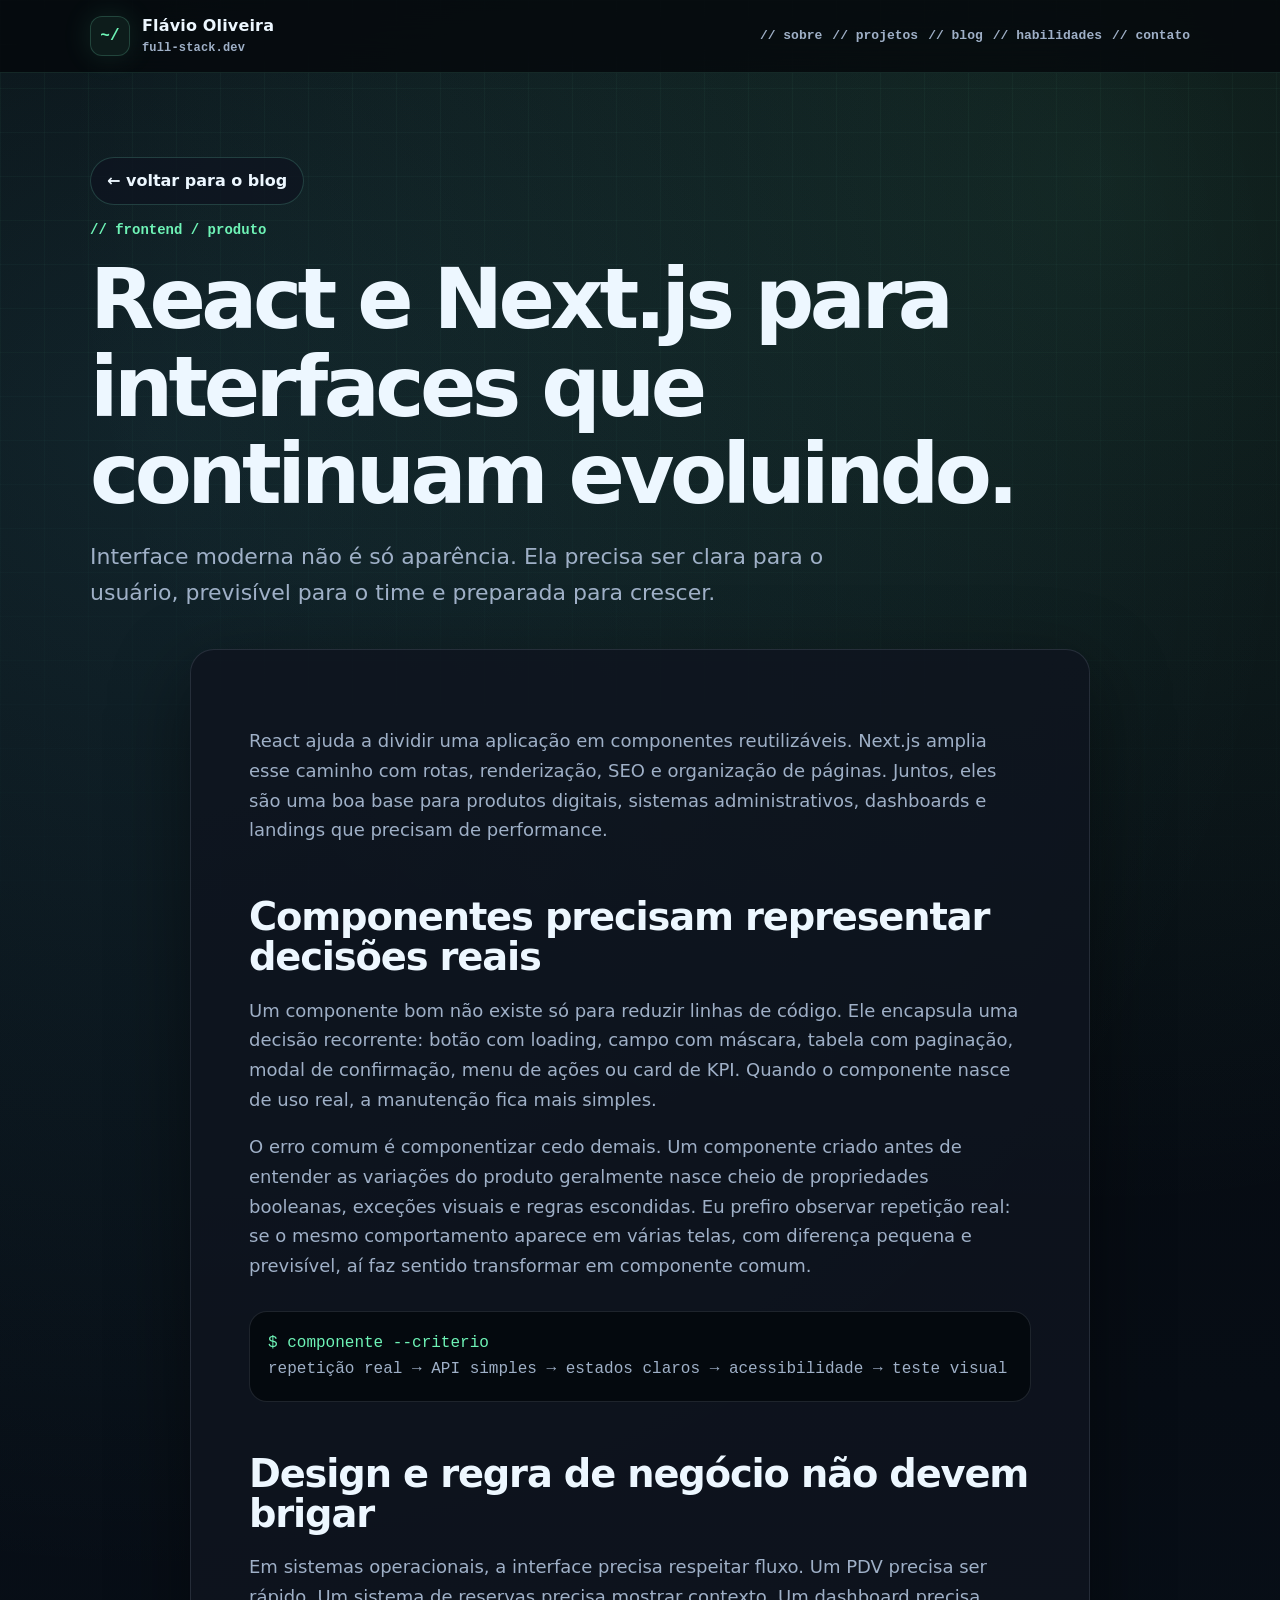
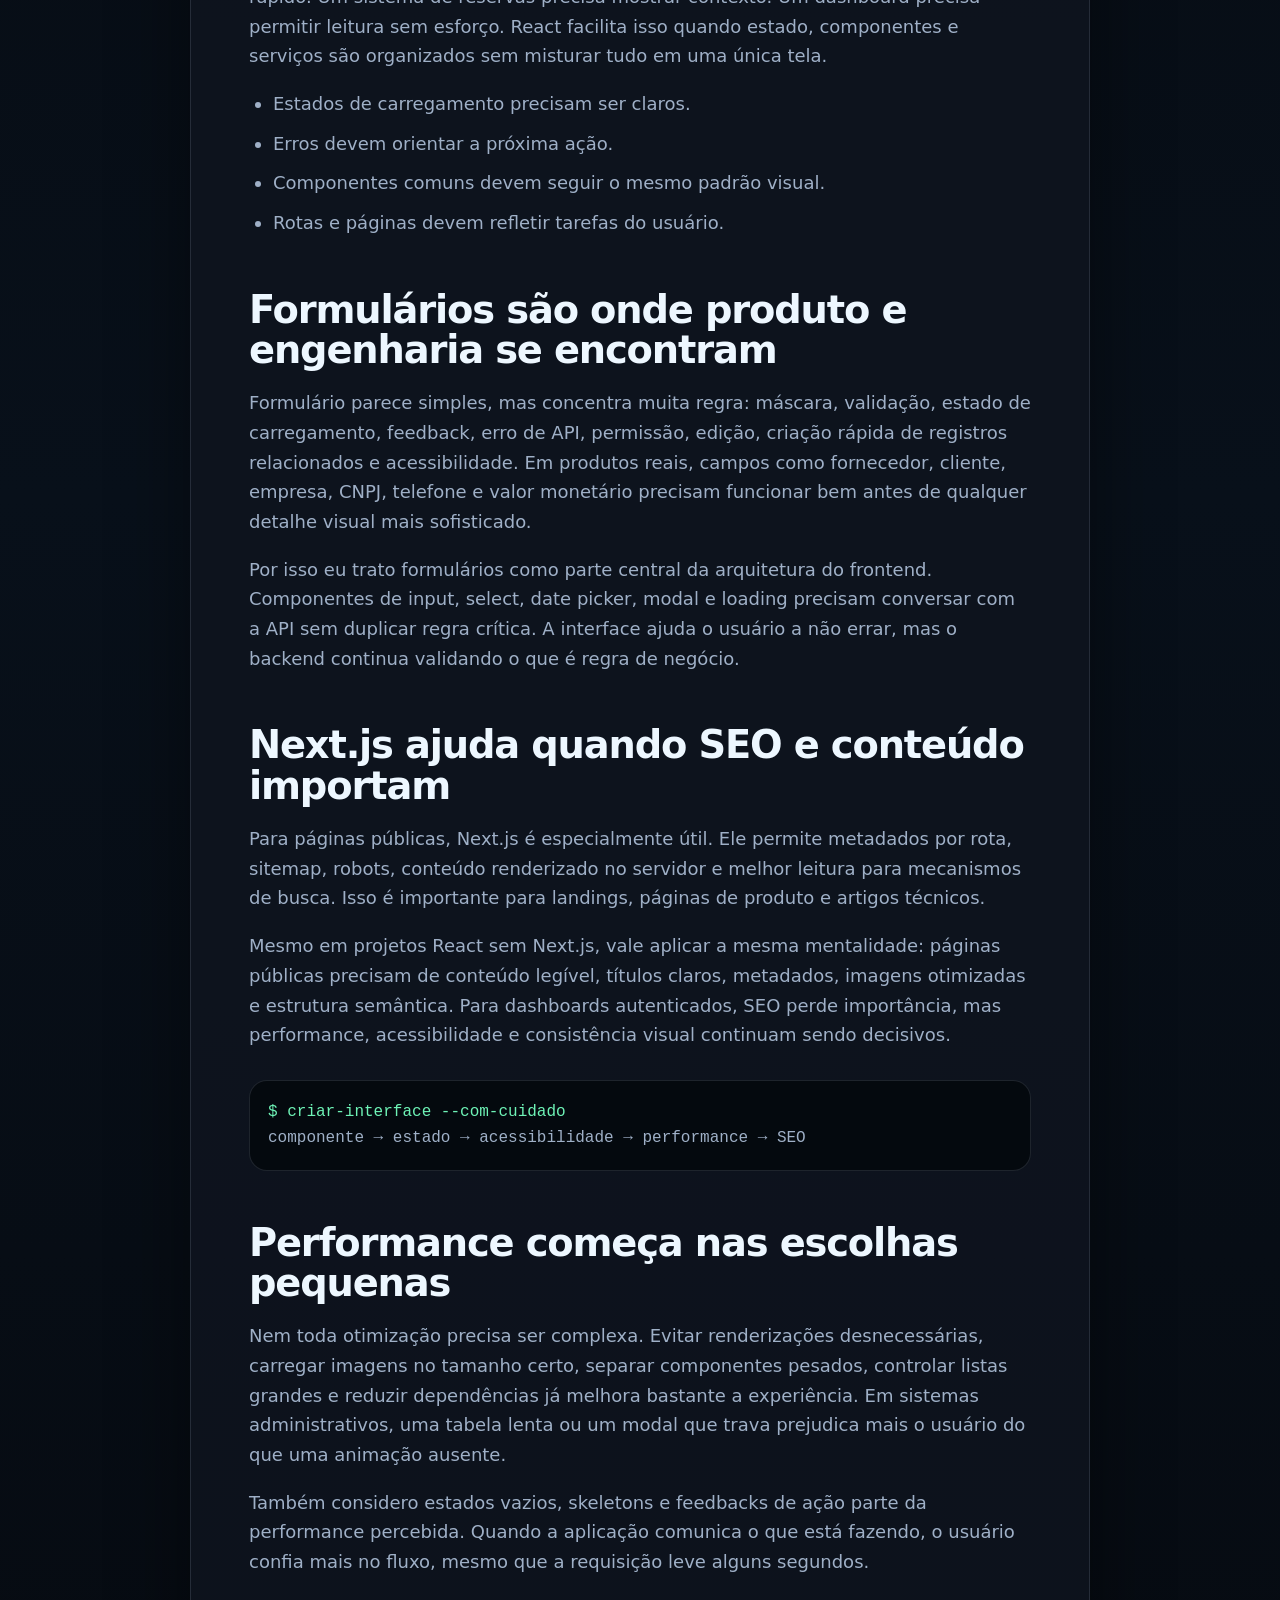
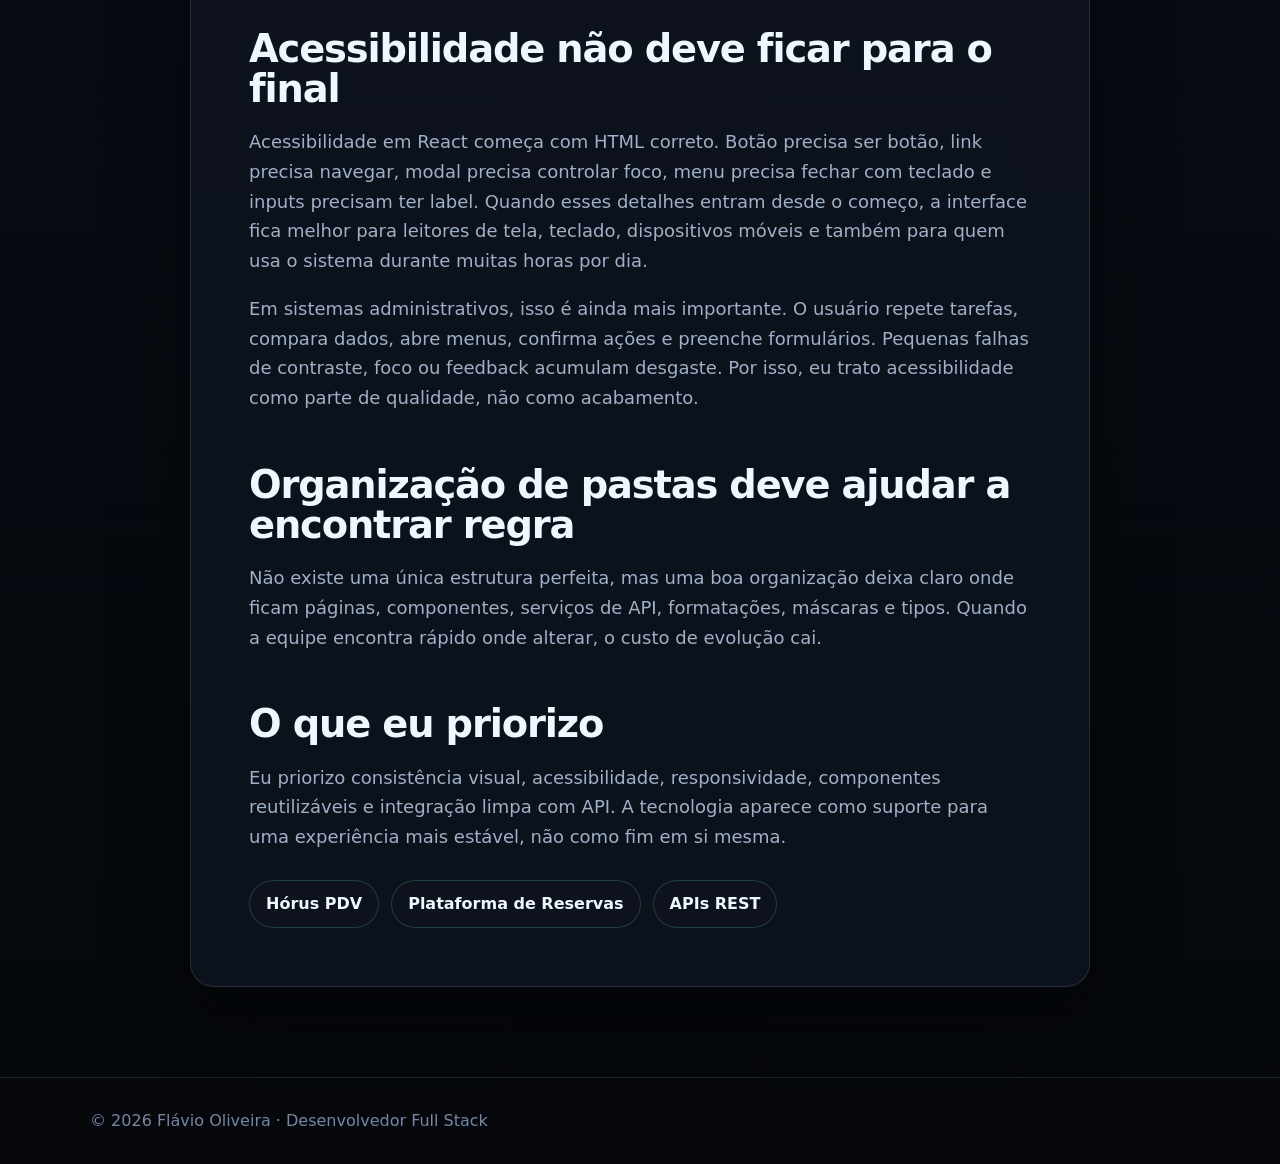
<file: blog/desenvolvimento-react-nextjs/index.html>
<!doctype html>
<html lang="pt-BR">
  <head>
    <meta charset="UTF-8" />
    <meta name="viewport" content="width=device-width, initial-scale=1" />
    <title>Desenvolvimento React e Next.js | Flávio Oliveira</title>
    <meta
      name="description"
      content="Como criar interfaces com React e Next.js pensando em componentes, performance, acessibilidade, SEO e manutenção de produto."
    />
    <meta name="robots" content="index, follow, max-image-preview:large" />
    <link rel="canonical" href="https://flaviooliveira-code.github.io/blog/desenvolvimento-react-nextjs/" />
    <meta property="og:title" content="Desenvolvimento React e Next.js" />
    <meta
      property="og:description"
      content="Componentes, performance, acessibilidade e manutenção para interfaces modernas."
    />
    <meta property="og:url" content="https://flaviooliveira-code.github.io/blog/desenvolvimento-react-nextjs/" />
    <meta property="og:type" content="article" />
    <meta property="og:image" content="https://flaviooliveira-code.github.io/blog/images/react-nextjs.svg" />
    <meta property="og:locale" content="pt_BR" />
    <meta property="article:published_time" content="2026-05-09" />
    <meta property="article:modified_time" content="2026-05-09" />
    <meta property="article:author" content="https://flaviooliveira-code.github.io/" />
    <meta property="article:section" content="Frontend" />
    <meta name="twitter:card" content="summary_large_image" />
    <meta name="twitter:title" content="Desenvolvimento React e Next.js" />
    <meta
      name="twitter:description"
      content="Como criar interfaces com React e Next.js pensando em componentes, performance, acessibilidade, SEO e manutenção de produto."
    />
    <meta name="twitter:image" content="https://flaviooliveira-code.github.io/blog/images/react-nextjs.svg" />
    <script type="application/ld+json">
      {
            "@context": "https://schema.org",
            "@graph": [
                  {
                        "@type": "BlogPosting",
                        "@id": "https://flaviooliveira-code.github.io/blog/desenvolvimento-react-nextjs/#article",
                        "url": "https://flaviooliveira-code.github.io/blog/desenvolvimento-react-nextjs/",
                        "headline": "React e Next.js para interfaces que continuam evoluindo.",
                        "description": "Como criar interfaces com React e Next.js pensando em componentes, performance, acessibilidade, SEO e manutenção de produto.",
                        "image": "https://flaviooliveira-code.github.io/blog/images/react-nextjs.svg",
                        "datePublished": "2026-05-09",
                        "dateModified": "2026-05-09",
                        "inLanguage": "pt-BR",
                        "articleSection": "Frontend",
                        "author": {
                              "@id": "https://flaviooliveira-code.github.io/#person"
                        },
                        "publisher": {
                              "@id": "https://flaviooliveira-code.github.io/#person"
                        },
                        "isPartOf": {
                              "@id": "https://flaviooliveira-code.github.io/blog/#blog"
                        },
                        "mainEntityOfPage": {
                              "@id": "https://flaviooliveira-code.github.io/blog/desenvolvimento-react-nextjs/"
                        }
                  },
                  {
                        "@type": "BreadcrumbList",
                        "@id": "https://flaviooliveira-code.github.io/blog/desenvolvimento-react-nextjs/#breadcrumb",
                        "itemListElement": [
                              {
                                    "@type": "ListItem",
                                    "position": 1,
                                    "name": "Início",
                                    "item": "https://flaviooliveira-code.github.io/"
                              },
                              {
                                    "@type": "ListItem",
                                    "position": 2,
                                    "name": "Blog",
                                    "item": "https://flaviooliveira-code.github.io/blog/"
                              },
                              {
                                    "@type": "ListItem",
                                    "position": 3,
                                    "name": "Desenvolvimento React e Next.js",
                                    "item": "https://flaviooliveira-code.github.io/blog/desenvolvimento-react-nextjs/"
                              }
                        ]
                  },
                  {
                        "@type": "Person",
                        "@id": "https://flaviooliveira-code.github.io/#person",
                        "name": "Flávio Oliveira",
                        "url": "https://flaviooliveira-code.github.io/",
                        "sameAs": [
                              "https://github.com/flaviooliveira-code",
                              "https://linkedin.com/in/fladoliveira",
                              "https://www.youtube.com/@flaviooliveira-dev",
                              "http://lattes.cnpq.br/5709651219242256"
                        ]
                  }
            ]
      }
    </script>
    <meta name="theme-color" content="#05070b" />
    <link rel="icon" href="../../assets/favicon.svg" type="image/svg+xml" />
    <link rel="stylesheet" href="../styles.css" />
      <script src="../../assets/site-components.js"></script>
  </head>
  <body>
    <site-navbar depth="2"></site-navbar>

    <main>
      <section class="hero">
        <div class="container">
          <a class="back-link" href="../">← voltar para o blog</a>
          <p class="kicker">// frontend / produto</p>
          <h1>React e Next.js para interfaces que continuam evoluindo.</h1>
          <p class="lead">
            Interface moderna não é só aparência. Ela precisa ser clara para o
            usuário, previsível para o time e preparada para crescer.
          </p>
        </div>
      </section>

      <article class="article-shell">
        <p>
          React ajuda a dividir uma aplicação em componentes reutilizáveis. Next.js
          amplia esse caminho com rotas, renderização, SEO e organização de
          páginas. Juntos, eles são uma boa base para produtos digitais, sistemas
          administrativos, dashboards e landings que precisam de performance.
        </p>

        <h2>Componentes precisam representar decisões reais</h2>
        <p>
          Um componente bom não existe só para reduzir linhas de código. Ele
          encapsula uma decisão recorrente: botão com loading, campo com máscara,
          tabela com paginação, modal de confirmação, menu de ações ou card de
          KPI. Quando o componente nasce de uso real, a manutenção fica mais
          simples.
        </p>

        <p>
          O erro comum é componentizar cedo demais. Um componente criado antes de
          entender as variações do produto geralmente nasce cheio de propriedades
          booleanas, exceções visuais e regras escondidas. Eu prefiro observar
          repetição real: se o mesmo comportamento aparece em várias telas, com
          diferença pequena e previsível, aí faz sentido transformar em componente
          comum.
        </p>

        <div class="terminal">
          <span>$ componente --criterio</span><br />
          repetição real → API simples → estados claros → acessibilidade → teste visual
        </div>

        <h2>Design e regra de negócio não devem brigar</h2>
        <p>
          Em sistemas operacionais, a interface precisa respeitar fluxo. Um PDV
          precisa ser rápido. Um sistema de reservas precisa mostrar contexto. Um
          dashboard precisa permitir leitura sem esforço. React facilita isso
          quando estado, componentes e serviços são organizados sem misturar tudo
          em uma única tela.
        </p>

        <ul>
          <li>Estados de carregamento precisam ser claros.</li>
          <li>Erros devem orientar a próxima ação.</li>
          <li>Componentes comuns devem seguir o mesmo padrão visual.</li>
          <li>Rotas e páginas devem refletir tarefas do usuário.</li>
        </ul>

        <h2>Formulários são onde produto e engenharia se encontram</h2>
        <p>
          Formulário parece simples, mas concentra muita regra: máscara, validação,
          estado de carregamento, feedback, erro de API, permissão, edição,
          criação rápida de registros relacionados e acessibilidade. Em produtos
          reais, campos como fornecedor, cliente, empresa, CNPJ, telefone e valor
          monetário precisam funcionar bem antes de qualquer detalhe visual mais
          sofisticado.
        </p>

        <p>
          Por isso eu trato formulários como parte central da arquitetura do
          frontend. Componentes de input, select, date picker, modal e loading
          precisam conversar com a API sem duplicar regra crítica. A interface
          ajuda o usuário a não errar, mas o backend continua validando o que é
          regra de negócio.
        </p>

        <h2>Next.js ajuda quando SEO e conteúdo importam</h2>
        <p>
          Para páginas públicas, Next.js é especialmente útil. Ele permite
          metadados por rota, sitemap, robots, conteúdo renderizado no servidor e
          melhor leitura para mecanismos de busca. Isso é importante para
          landings, páginas de produto e artigos técnicos.
        </p>

        <p>
          Mesmo em projetos React sem Next.js, vale aplicar a mesma mentalidade:
          páginas públicas precisam de conteúdo legível, títulos claros,
          metadados, imagens otimizadas e estrutura semântica. Para dashboards
          autenticados, SEO perde importância, mas performance, acessibilidade e
          consistência visual continuam sendo decisivos.
        </p>

        <div class="terminal">
          <span>$ criar-interface --com-cuidado</span><br />
          componente → estado → acessibilidade → performance → SEO
        </div>

        <h2>Performance começa nas escolhas pequenas</h2>
        <p>
          Nem toda otimização precisa ser complexa. Evitar renderizações
          desnecessárias, carregar imagens no tamanho certo, separar componentes
          pesados, controlar listas grandes e reduzir dependências já melhora
          bastante a experiência. Em sistemas administrativos, uma tabela lenta ou
          um modal que trava prejudica mais o usuário do que uma animação ausente.
        </p>

        <p>
          Também considero estados vazios, skeletons e feedbacks de ação parte da
          performance percebida. Quando a aplicação comunica o que está fazendo,
          o usuário confia mais no fluxo, mesmo que a requisição leve alguns
          segundos.
        </p>

        <h2>Acessibilidade não deve ficar para o final</h2>
        <p>
          Acessibilidade em React começa com HTML correto. Botão precisa ser
          botão, link precisa navegar, modal precisa controlar foco, menu precisa
          fechar com teclado e inputs precisam ter label. Quando esses detalhes
          entram desde o começo, a interface fica melhor para leitores de tela,
          teclado, dispositivos móveis e também para quem usa o sistema durante
          muitas horas por dia.
        </p>

        <p>
          Em sistemas administrativos, isso é ainda mais importante. O usuário
          repete tarefas, compara dados, abre menus, confirma ações e preenche
          formulários. Pequenas falhas de contraste, foco ou feedback acumulam
          desgaste. Por isso, eu trato acessibilidade como parte de qualidade, não
          como acabamento.
        </p>

        <h2>Organização de pastas deve ajudar a encontrar regra</h2>
        <p>
          Não existe uma única estrutura perfeita, mas uma boa organização deixa
          claro onde ficam páginas, componentes, serviços de API, formatações,
          máscaras e tipos. Quando a equipe encontra rápido onde alterar, o custo
          de evolução cai.
        </p>

        <h2>O que eu priorizo</h2>
        <p>
          Eu priorizo consistência visual, acessibilidade, responsividade,
          componentes reutilizáveis e integração limpa com API. A tecnologia
          aparece como suporte para uma experiência mais estável, não como fim em
          si mesma.
        </p>

        <div class="related-grid">
          <a class="pill-link" href="../horus-pdv/">Hórus PDV</a>
          <a class="pill-link" href="../plataforma-de-reservas/">Plataforma de Reservas</a>
          <a class="pill-link" href="../apis-rest-node-dotnet/">APIs REST</a>
        </div>
      </article>
    </main>
    <site-footer></site-footer>
  </body>
</html>
</file>
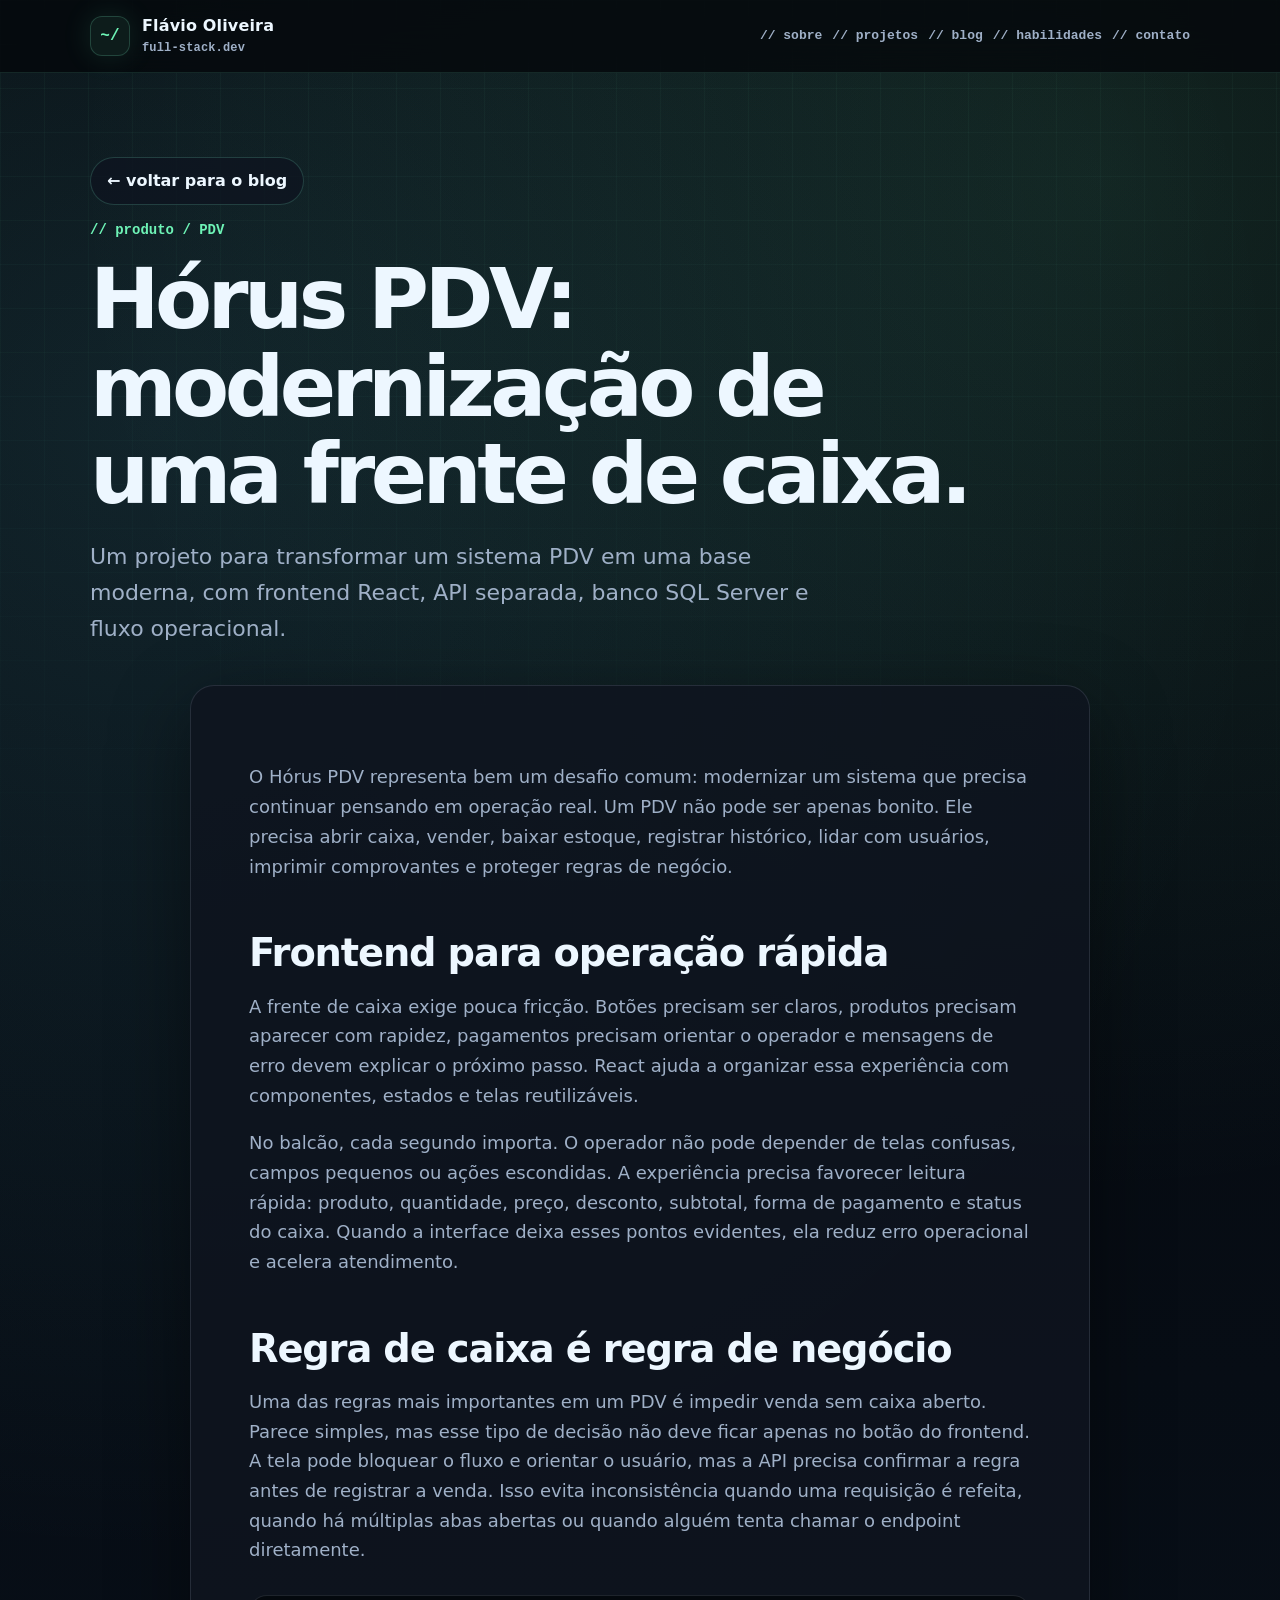
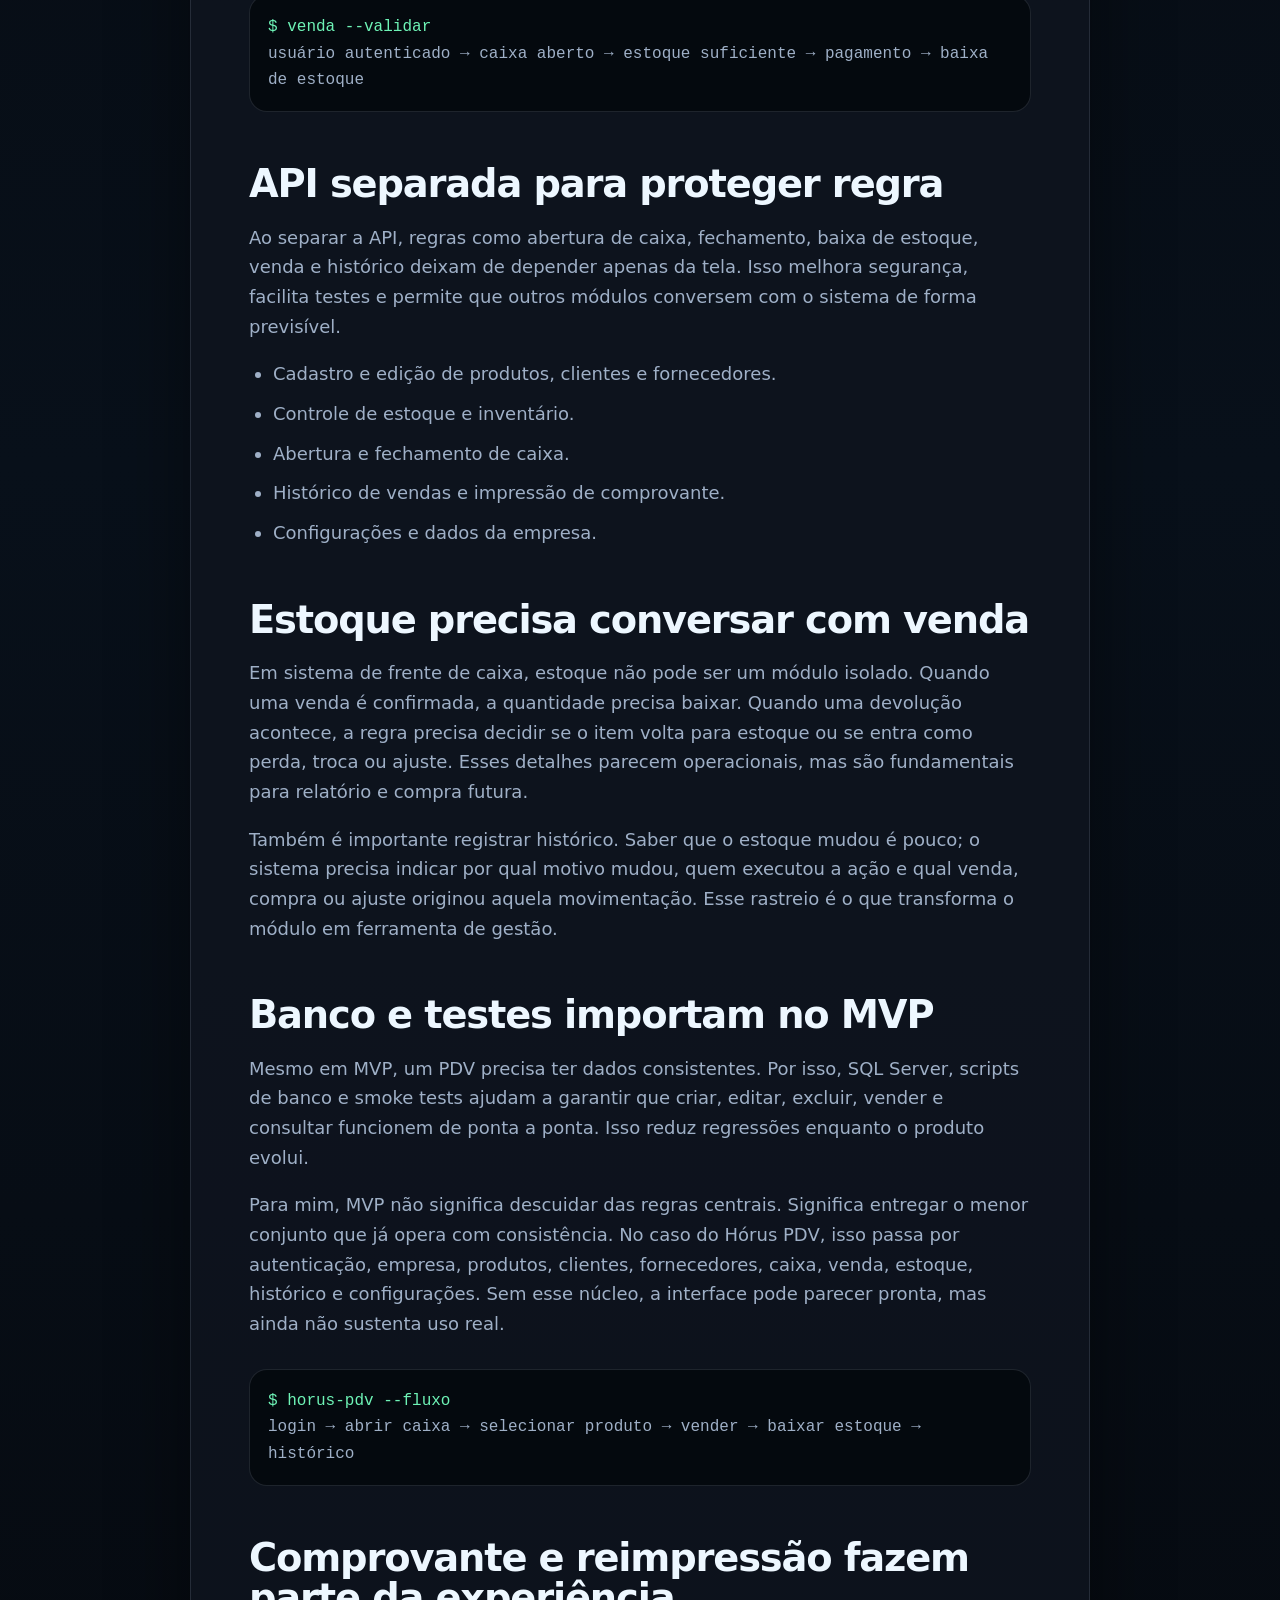
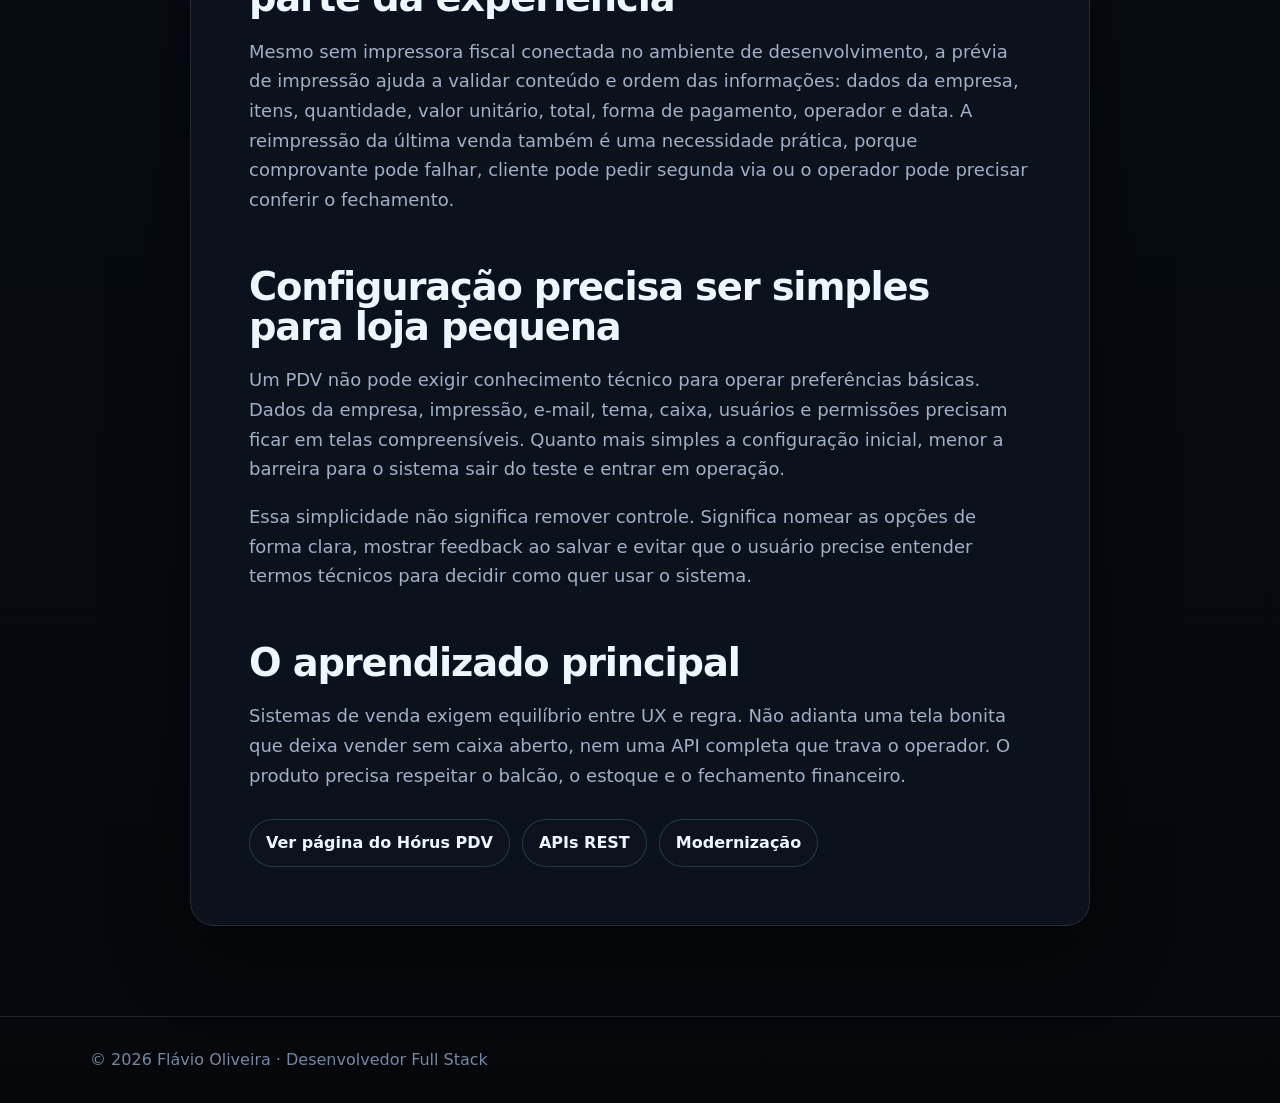
<file: blog/horus-pdv/index.html>
<!doctype html>
<html lang="pt-BR">
  <head>
    <meta charset="UTF-8" />
    <meta name="viewport" content="width=device-width, initial-scale=1" />
    <title>Hórus PDV | Modernização de Frente de Caixa</title>
    <meta
      name="description"
      content="Hórus PDV é um projeto de modernização de frente de caixa com React, API .NET, SQL Server, vendas, estoque, caixa e testes."
    />
    <meta name="robots" content="index, follow, max-image-preview:large" />
    <link rel="canonical" href="https://flaviooliveira-code.github.io/blog/horus-pdv/" />
    <meta property="og:title" content="Hórus PDV" />
    <meta
      property="og:description"
      content="Modernização de um sistema PDV com frontend React, API .NET e SQL Server."
    />
    <meta property="og:url" content="https://flaviooliveira-code.github.io/blog/horus-pdv/" />
    <meta property="og:type" content="article" />
    <meta property="og:image" content="https://flaviooliveira-code.github.io/blog/images/horus-pdv.svg" />
    <meta property="og:locale" content="pt_BR" />
    <meta property="article:published_time" content="2026-05-09" />
    <meta property="article:modified_time" content="2026-05-09" />
    <meta property="article:author" content="https://flaviooliveira-code.github.io/" />
    <meta property="article:section" content="Produtos Digitais" />
    <meta name="twitter:card" content="summary_large_image" />
    <meta name="twitter:title" content="Hórus PDV" />
    <meta
      name="twitter:description"
      content="Hórus PDV é um projeto de modernização de frente de caixa com React, API .NET, SQL Server, vendas, estoque, caixa e testes."
    />
    <meta name="twitter:image" content="https://flaviooliveira-code.github.io/blog/images/horus-pdv.svg" />
    <script type="application/ld+json">
      {
            "@context": "https://schema.org",
            "@graph": [
                  {
                        "@type": "BlogPosting",
                        "@id": "https://flaviooliveira-code.github.io/blog/horus-pdv/#article",
                        "url": "https://flaviooliveira-code.github.io/blog/horus-pdv/",
                        "headline": "Hórus PDV: modernização de uma frente de caixa.",
                        "description": "Hórus PDV é um projeto de modernização de frente de caixa com React, API .NET, SQL Server, vendas, estoque, caixa e testes.",
                        "image": "https://flaviooliveira-code.github.io/blog/images/horus-pdv.svg",
                        "datePublished": "2026-05-09",
                        "dateModified": "2026-05-09",
                        "inLanguage": "pt-BR",
                        "articleSection": "Produtos Digitais",
                        "author": {
                              "@id": "https://flaviooliveira-code.github.io/#person"
                        },
                        "publisher": {
                              "@id": "https://flaviooliveira-code.github.io/#person"
                        },
                        "isPartOf": {
                              "@id": "https://flaviooliveira-code.github.io/blog/#blog"
                        },
                        "mainEntityOfPage": {
                              "@id": "https://flaviooliveira-code.github.io/blog/horus-pdv/"
                        }
                  },
                  {
                        "@type": "BreadcrumbList",
                        "@id": "https://flaviooliveira-code.github.io/blog/horus-pdv/#breadcrumb",
                        "itemListElement": [
                              {
                                    "@type": "ListItem",
                                    "position": 1,
                                    "name": "Início",
                                    "item": "https://flaviooliveira-code.github.io/"
                              },
                              {
                                    "@type": "ListItem",
                                    "position": 2,
                                    "name": "Blog",
                                    "item": "https://flaviooliveira-code.github.io/blog/"
                              },
                              {
                                    "@type": "ListItem",
                                    "position": 3,
                                    "name": "Hórus PDV",
                                    "item": "https://flaviooliveira-code.github.io/blog/horus-pdv/"
                              }
                        ]
                  },
                  {
                        "@type": "Person",
                        "@id": "https://flaviooliveira-code.github.io/#person",
                        "name": "Flávio Oliveira",
                        "url": "https://flaviooliveira-code.github.io/",
                        "sameAs": [
                              "https://github.com/flaviooliveira-code",
                              "https://linkedin.com/in/fladoliveira",
                              "https://www.youtube.com/@flaviooliveira-dev",
                              "http://lattes.cnpq.br/5709651219242256"
                        ]
                  }
            ]
      }
    </script>
    <meta name="theme-color" content="#05070b" />
    <link rel="icon" href="../../assets/favicon.svg" type="image/svg+xml" />
    <link rel="stylesheet" href="../styles.css" />
      <script src="../../assets/site-components.js"></script>
  </head>
  <body>
    <site-navbar depth="2"></site-navbar>

    <main>
      <section class="hero">
        <div class="container">
          <a class="back-link" href="../">← voltar para o blog</a>
          <p class="kicker">// produto / PDV</p>
          <h1>Hórus PDV: modernização de uma frente de caixa.</h1>
          <p class="lead">
            Um projeto para transformar um sistema PDV em uma base moderna, com
            frontend React, API separada, banco SQL Server e fluxo operacional.
          </p>
        </div>
      </section>

      <article class="article-shell">
        <p>
          O Hórus PDV representa bem um desafio comum: modernizar um sistema que
          precisa continuar pensando em operação real. Um PDV não pode ser apenas
          bonito. Ele precisa abrir caixa, vender, baixar estoque, registrar
          histórico, lidar com usuários, imprimir comprovantes e proteger regras
          de negócio.
        </p>

        <h2>Frontend para operação rápida</h2>
        <p>
          A frente de caixa exige pouca fricção. Botões precisam ser claros,
          produtos precisam aparecer com rapidez, pagamentos precisam orientar o
          operador e mensagens de erro devem explicar o próximo passo. React ajuda
          a organizar essa experiência com componentes, estados e telas
          reutilizáveis.
        </p>

        <p>
          No balcão, cada segundo importa. O operador não pode depender de telas
          confusas, campos pequenos ou ações escondidas. A experiência precisa
          favorecer leitura rápida: produto, quantidade, preço, desconto, subtotal,
          forma de pagamento e status do caixa. Quando a interface deixa esses
          pontos evidentes, ela reduz erro operacional e acelera atendimento.
        </p>

        <h2>Regra de caixa é regra de negócio</h2>
        <p>
          Uma das regras mais importantes em um PDV é impedir venda sem caixa
          aberto. Parece simples, mas esse tipo de decisão não deve ficar apenas
          no botão do frontend. A tela pode bloquear o fluxo e orientar o usuário,
          mas a API precisa confirmar a regra antes de registrar a venda. Isso
          evita inconsistência quando uma requisição é refeita, quando há múltiplas
          abas abertas ou quando alguém tenta chamar o endpoint diretamente.
        </p>

        <div class="terminal">
          <span>$ venda --validar</span><br />
          usuário autenticado → caixa aberto → estoque suficiente → pagamento →
          baixa de estoque
        </div>

        <h2>API separada para proteger regra</h2>
        <p>
          Ao separar a API, regras como abertura de caixa, fechamento, baixa de
          estoque, venda e histórico deixam de depender apenas da tela. Isso
          melhora segurança, facilita testes e permite que outros módulos
          conversem com o sistema de forma previsível.
        </p>

        <ul>
          <li>Cadastro e edição de produtos, clientes e fornecedores.</li>
          <li>Controle de estoque e inventário.</li>
          <li>Abertura e fechamento de caixa.</li>
          <li>Histórico de vendas e impressão de comprovante.</li>
          <li>Configurações e dados da empresa.</li>
        </ul>

        <h2>Estoque precisa conversar com venda</h2>
        <p>
          Em sistema de frente de caixa, estoque não pode ser um módulo isolado.
          Quando uma venda é confirmada, a quantidade precisa baixar. Quando uma
          devolução acontece, a regra precisa decidir se o item volta para estoque
          ou se entra como perda, troca ou ajuste. Esses detalhes parecem
          operacionais, mas são fundamentais para relatório e compra futura.
        </p>

        <p>
          Também é importante registrar histórico. Saber que o estoque mudou é
          pouco; o sistema precisa indicar por qual motivo mudou, quem executou a
          ação e qual venda, compra ou ajuste originou aquela movimentação. Esse
          rastreio é o que transforma o módulo em ferramenta de gestão.
        </p>

        <h2>Banco e testes importam no MVP</h2>
        <p>
          Mesmo em MVP, um PDV precisa ter dados consistentes. Por isso, SQL
          Server, scripts de banco e smoke tests ajudam a garantir que criar,
          editar, excluir, vender e consultar funcionem de ponta a ponta. Isso
          reduz regressões enquanto o produto evolui.
        </p>

        <p>
          Para mim, MVP não significa descuidar das regras centrais. Significa
          entregar o menor conjunto que já opera com consistência. No caso do
          Hórus PDV, isso passa por autenticação, empresa, produtos, clientes,
          fornecedores, caixa, venda, estoque, histórico e configurações. Sem esse
          núcleo, a interface pode parecer pronta, mas ainda não sustenta uso real.
        </p>

        <div class="terminal">
          <span>$ horus-pdv --fluxo</span><br />
          login → abrir caixa → selecionar produto → vender → baixar estoque → histórico
        </div>

        <h2>Comprovante e reimpressão fazem parte da experiência</h2>
        <p>
          Mesmo sem impressora fiscal conectada no ambiente de desenvolvimento, a
          prévia de impressão ajuda a validar conteúdo e ordem das informações:
          dados da empresa, itens, quantidade, valor unitário, total, forma de
          pagamento, operador e data. A reimpressão da última venda também é uma
          necessidade prática, porque comprovante pode falhar, cliente pode pedir
          segunda via ou o operador pode precisar conferir o fechamento.
        </p>

        <h2>Configuração precisa ser simples para loja pequena</h2>
        <p>
          Um PDV não pode exigir conhecimento técnico para operar preferências
          básicas. Dados da empresa, impressão, e-mail, tema, caixa, usuários e
          permissões precisam ficar em telas compreensíveis. Quanto mais simples a
          configuração inicial, menor a barreira para o sistema sair do teste e
          entrar em operação.
        </p>

        <p>
          Essa simplicidade não significa remover controle. Significa nomear as
          opções de forma clara, mostrar feedback ao salvar e evitar que o usuário
          precise entender termos técnicos para decidir como quer usar o sistema.
        </p>

        <h2>O aprendizado principal</h2>
        <p>
          Sistemas de venda exigem equilíbrio entre UX e regra. Não adianta uma
          tela bonita que deixa vender sem caixa aberto, nem uma API completa que
          trava o operador. O produto precisa respeitar o balcão, o estoque e o
          fechamento financeiro.
        </p>

        <div class="related-grid">
          <a class="pill-link" href="https://flaviooliveira-code.github.io/horus_pdv/" target="_blank" rel="noopener noreferrer">Ver página do Hórus PDV</a>
          <a class="pill-link" href="../apis-rest-node-dotnet/">APIs REST</a>
          <a class="pill-link" href="../modernizacao-de-sistemas-legados/">Modernização</a>
        </div>
      </article>
    </main>
    <site-footer></site-footer>
  </body>
</html>
</file>
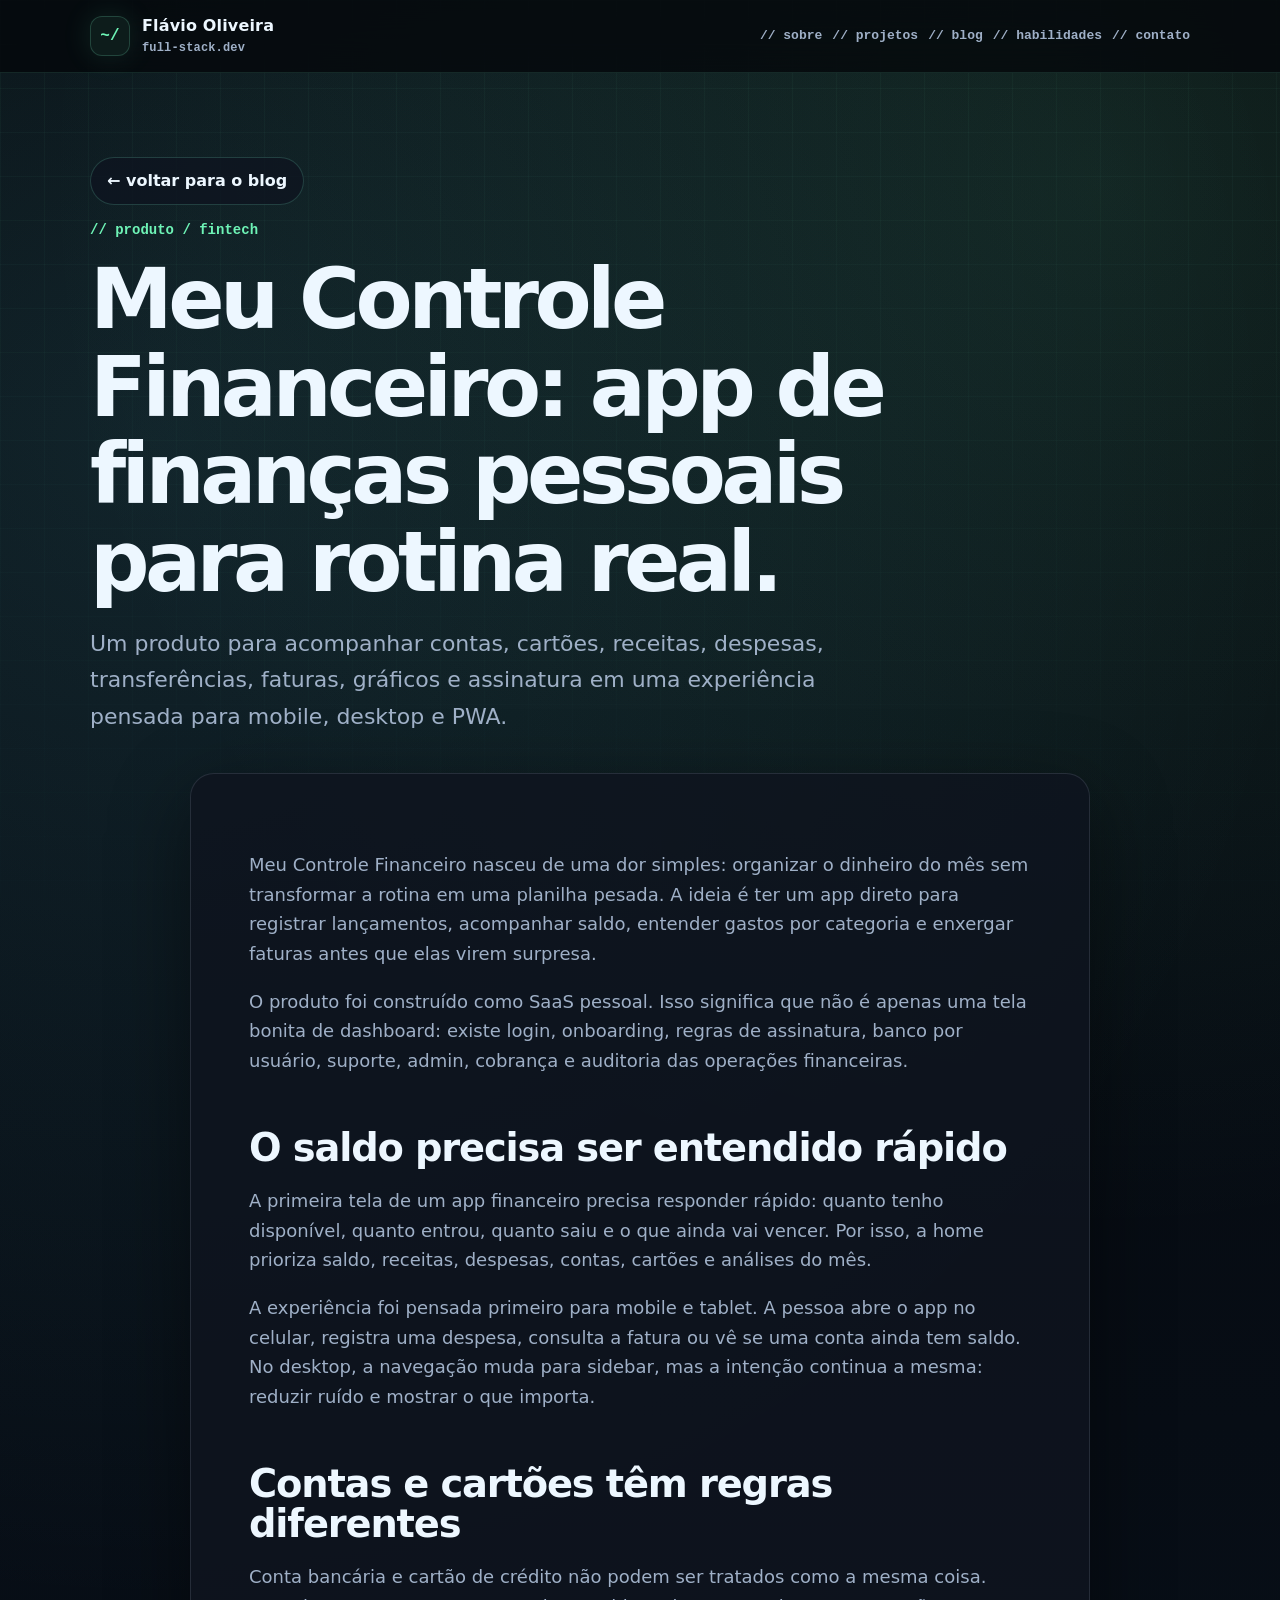
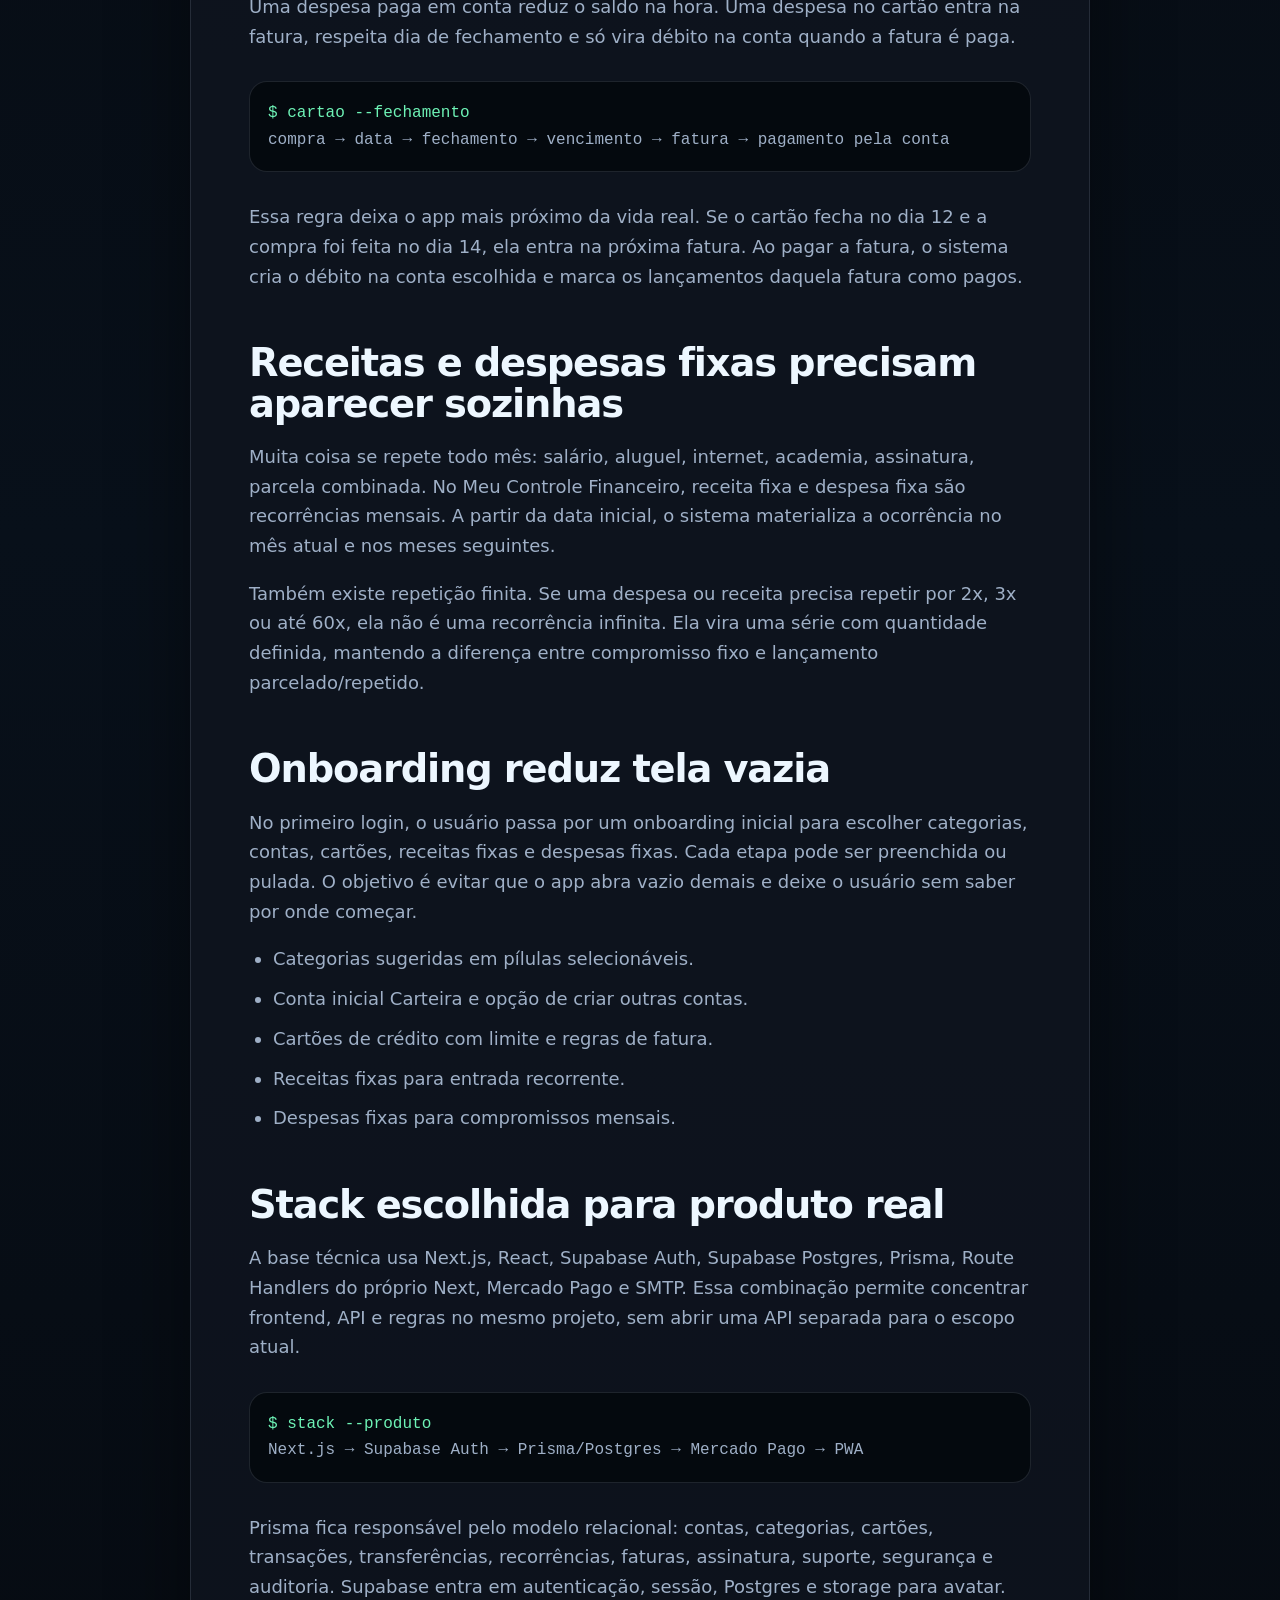
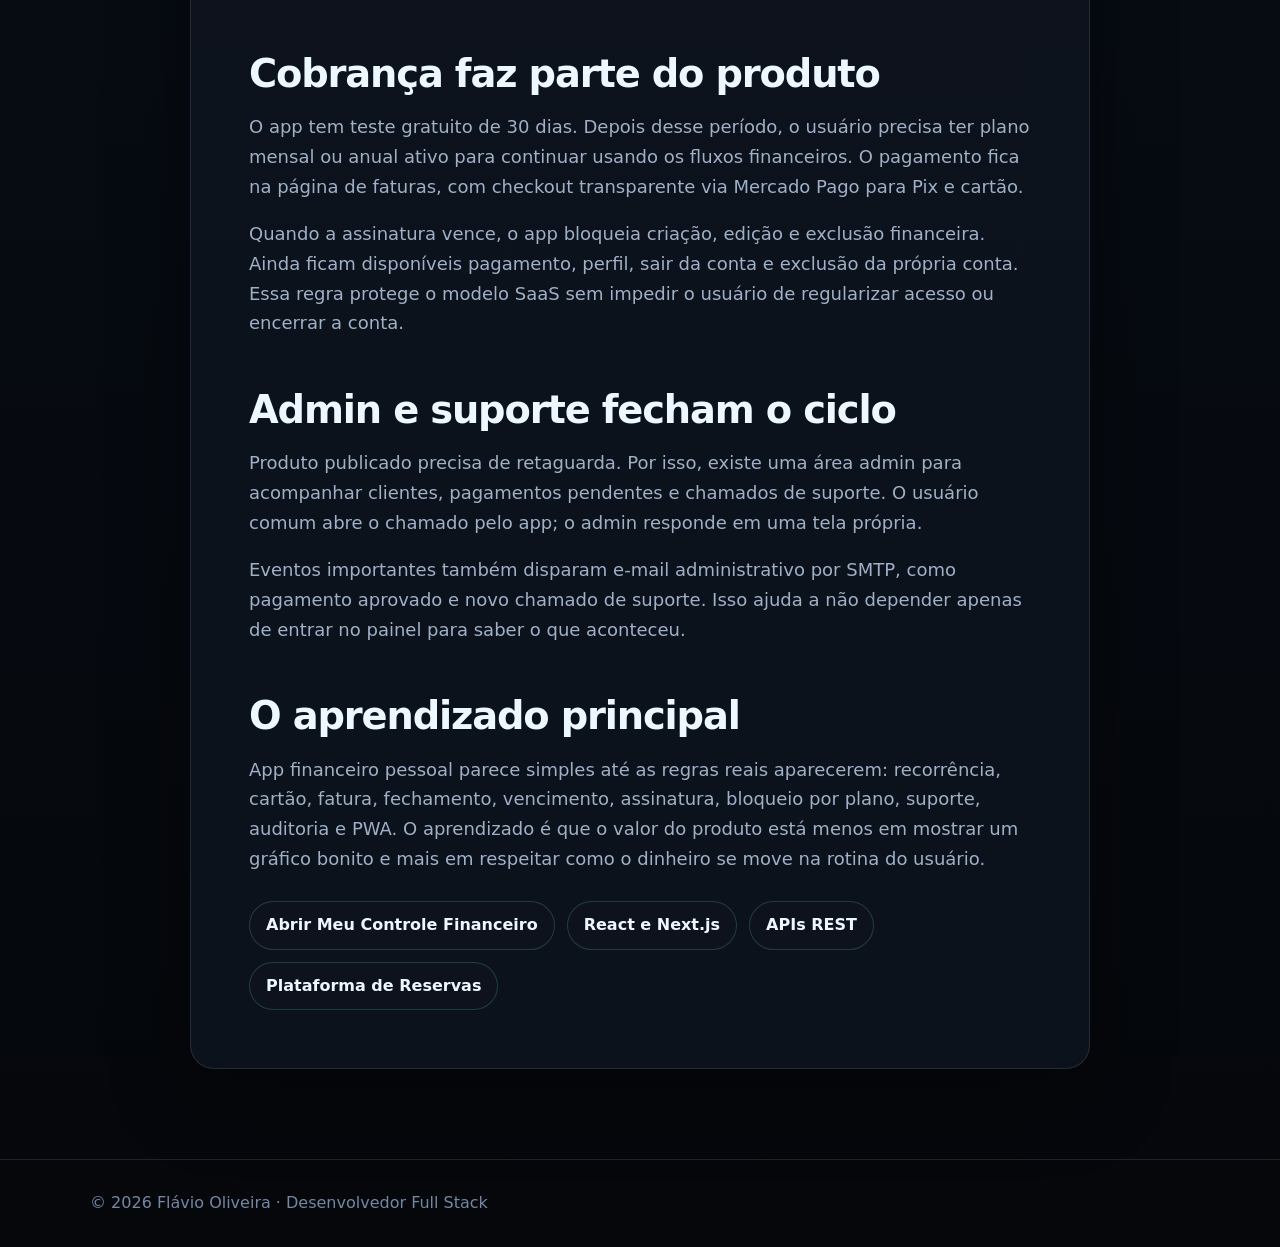
<file: blog/meu-controle-financeiro/index.html>
<!doctype html>
<html lang="pt-BR">
  <head>
    <meta charset="UTF-8" />
    <meta name="viewport" content="width=device-width, initial-scale=1" />
    <title>Meu Controle Financeiro | App de Finanças Pessoais</title>
    <meta
      name="description"
      content="Meu Controle Financeiro é um app de finanças pessoais com contas, cartões, receitas, despesas, faturas, gráficos, PWA e assinatura."
    />
    <meta name="robots" content="index, follow, max-image-preview:large" />
    <link
      rel="canonical"
      href="https://flaviooliveira-code.github.io/blog/meu-controle-financeiro/"
    />
    <meta property="og:title" content="Meu Controle Financeiro" />
    <meta
      property="og:description"
      content="App de finanças pessoais com contas, cartões, receitas, despesas, faturas, gráficos, PWA e assinatura."
    />
    <meta
      property="og:url"
      content="https://flaviooliveira-code.github.io/blog/meu-controle-financeiro/"
    />
    <meta property="og:type" content="article" />
    <meta
      property="og:image"
      content="https://flaviooliveira-code.github.io/blog/images/meu-controle-financeiro.svg"
    />
    <meta property="og:locale" content="pt_BR" />
    <meta property="article:published_time" content="2026-05-19" />
    <meta property="article:modified_time" content="2026-05-19" />
    <meta
      property="article:author"
      content="https://flaviooliveira-code.github.io/"
    />
    <meta property="article:section" content="Produtos Digitais" />
    <meta name="twitter:card" content="summary_large_image" />
    <meta name="twitter:title" content="Meu Controle Financeiro" />
    <meta
      name="twitter:description"
      content="Meu Controle Financeiro é um app para organizar contas, cartões, receitas, despesas e faturas em uma rotina simples."
    />
    <meta
      name="twitter:image"
      content="https://flaviooliveira-code.github.io/blog/images/meu-controle-financeiro.svg"
    />
    <script type="application/ld+json">
      {
        "@context": "https://schema.org",
        "@graph": [
          {
            "@type": "BlogPosting",
            "@id": "https://flaviooliveira-code.github.io/blog/meu-controle-financeiro/#article",
            "url": "https://flaviooliveira-code.github.io/blog/meu-controle-financeiro/",
            "headline": "Meu Controle Financeiro: app de finanças pessoais para rotina real.",
            "description": "Meu Controle Financeiro é um app de finanças pessoais com contas, cartões, receitas, despesas, faturas, gráficos, PWA e assinatura.",
            "image": "https://flaviooliveira-code.github.io/blog/images/meu-controle-financeiro.svg",
            "datePublished": "2026-05-19",
            "dateModified": "2026-05-19",
            "inLanguage": "pt-BR",
            "articleSection": "Produtos Digitais",
            "author": {
              "@id": "https://flaviooliveira-code.github.io/#person"
            },
            "publisher": {
              "@id": "https://flaviooliveira-code.github.io/#person"
            },
            "isPartOf": {
              "@id": "https://flaviooliveira-code.github.io/blog/#blog"
            },
            "mainEntityOfPage": {
              "@id": "https://flaviooliveira-code.github.io/blog/meu-controle-financeiro/"
            }
          },
          {
            "@type": "BreadcrumbList",
            "@id": "https://flaviooliveira-code.github.io/blog/meu-controle-financeiro/#breadcrumb",
            "itemListElement": [
              {
                "@type": "ListItem",
                "position": 1,
                "name": "Início",
                "item": "https://flaviooliveira-code.github.io/"
              },
              {
                "@type": "ListItem",
                "position": 2,
                "name": "Blog",
                "item": "https://flaviooliveira-code.github.io/blog/"
              },
              {
                "@type": "ListItem",
                "position": 3,
                "name": "Meu Controle Financeiro",
                "item": "https://flaviooliveira-code.github.io/blog/meu-controle-financeiro/"
              }
            ]
          },
          {
            "@type": "Person",
            "@id": "https://flaviooliveira-code.github.io/#person",
            "name": "Flávio Oliveira",
            "url": "https://flaviooliveira-code.github.io/",
            "sameAs": [
              "https://github.com/flaviooliveira-code",
              "https://linkedin.com/in/fladoliveira",
              "https://www.youtube.com/@flaviooliveira-dev",
              "http://lattes.cnpq.br/5709651219242256"
            ]
          }
        ]
      }
    </script>
    <meta name="theme-color" content="#05070b" />
    <link rel="icon" href="../../assets/favicon.svg" type="image/svg+xml" />
    <link rel="stylesheet" href="../styles.css" />
    <script src="../../assets/site-components.js"></script>
  </head>
  <body>
    <site-navbar depth="2"></site-navbar>

    <main>
      <section class="hero">
        <div class="container">
          <a class="back-link" href="../">← voltar para o blog</a>
          <p class="kicker">// produto / fintech</p>
          <h1>
            Meu Controle Financeiro: app de finanças pessoais para rotina real.
          </h1>
          <p class="lead">
            Um produto para acompanhar contas, cartões, receitas, despesas,
            transferências, faturas, gráficos e assinatura em uma experiência
            pensada para mobile, desktop e PWA.
          </p>
        </div>
      </section>

      <article class="article-shell">
        <p>
          Meu Controle Financeiro nasceu de uma dor simples: organizar o
          dinheiro do mês sem transformar a rotina em uma planilha pesada. A
          ideia é ter um app direto para registrar lançamentos, acompanhar
          saldo, entender gastos por categoria e enxergar faturas antes que elas
          virem surpresa.
        </p>

        <p>
          O produto foi construído como SaaS pessoal. Isso significa que não é
          apenas uma tela bonita de dashboard: existe login, onboarding, regras
          de assinatura, banco por usuário, suporte, admin, cobrança e auditoria
          das operações financeiras.
        </p>

        <h2>O saldo precisa ser entendido rápido</h2>
        <p>
          A primeira tela de um app financeiro precisa responder rápido: quanto
          tenho disponível, quanto entrou, quanto saiu e o que ainda vai vencer.
          Por isso, a home prioriza saldo, receitas, despesas, contas, cartões e
          análises do mês.
        </p>

        <p>
          A experiência foi pensada primeiro para mobile e tablet. A pessoa abre
          o app no celular, registra uma despesa, consulta a fatura ou vê se uma
          conta ainda tem saldo. No desktop, a navegação muda para sidebar, mas
          a intenção continua a mesma: reduzir ruído e mostrar o que importa.
        </p>

        <h2>Contas e cartões têm regras diferentes</h2>
        <p>
          Conta bancária e cartão de crédito não podem ser tratados como a mesma
          coisa. Uma despesa paga em conta reduz o saldo na hora. Uma despesa no
          cartão entra na fatura, respeita dia de fechamento e só vira débito na
          conta quando a fatura é paga.
        </p>

        <div class="terminal">
          <span>$ cartao --fechamento</span><br />
          compra → data → fechamento → vencimento → fatura → pagamento pela
          conta
        </div>

        <p>
          Essa regra deixa o app mais próximo da vida real. Se o cartão fecha no
          dia 12 e a compra foi feita no dia 14, ela entra na próxima fatura. Ao
          pagar a fatura, o sistema cria o débito na conta escolhida e marca os
          lançamentos daquela fatura como pagos.
        </p>

        <h2>Receitas e despesas fixas precisam aparecer sozinhas</h2>
        <p>
          Muita coisa se repete todo mês: salário, aluguel, internet, academia,
          assinatura, parcela combinada. No Meu Controle Financeiro, receita
          fixa e despesa fixa são recorrências mensais. A partir da data
          inicial, o sistema materializa a ocorrência no mês atual e nos meses
          seguintes.
        </p>

        <p>
          Também existe repetição finita. Se uma despesa ou receita precisa
          repetir por 2x, 3x ou até 60x, ela não é uma recorrência infinita. Ela
          vira uma série com quantidade definida, mantendo a diferença entre
          compromisso fixo e lançamento parcelado/repetido.
        </p>

        <h2>Onboarding reduz tela vazia</h2>
        <p>
          No primeiro login, o usuário passa por um onboarding inicial para
          escolher categorias, contas, cartões, receitas fixas e despesas fixas.
          Cada etapa pode ser preenchida ou pulada. O objetivo é evitar que o
          app abra vazio demais e deixe o usuário sem saber por onde começar.
        </p>

        <ul>
          <li>Categorias sugeridas em pílulas selecionáveis.</li>
          <li>Conta inicial Carteira e opção de criar outras contas.</li>
          <li>Cartões de crédito com limite e regras de fatura.</li>
          <li>Receitas fixas para entrada recorrente.</li>
          <li>Despesas fixas para compromissos mensais.</li>
        </ul>

        <h2>Stack escolhida para produto real</h2>
        <p>
          A base técnica usa Next.js, React, Supabase Auth, Supabase Postgres,
          Prisma, Route Handlers do próprio Next, Mercado Pago e SMTP. Essa
          combinação permite concentrar frontend, API e regras no mesmo projeto,
          sem abrir uma API separada para o escopo atual.
        </p>

        <div class="terminal">
          <span>$ stack --produto</span><br />
          Next.js → Supabase Auth → Prisma/Postgres → Mercado Pago → PWA
        </div>

        <p>
          Prisma fica responsável pelo modelo relacional: contas, categorias,
          cartões, transações, transferências, recorrências, faturas,
          assinatura, suporte, segurança e auditoria. Supabase entra em
          autenticação, sessão, Postgres e storage para avatar.
        </p>

        <h2>Cobrança faz parte do produto</h2>
        <p>
          O app tem teste gratuito de 30 dias. Depois desse período, o usuário
          precisa ter plano mensal ou anual ativo para continuar usando os
          fluxos financeiros. O pagamento fica na página de faturas, com
          checkout transparente via Mercado Pago para Pix e cartão.
        </p>

        <p>
          Quando a assinatura vence, o app bloqueia criação, edição e exclusão
          financeira. Ainda ficam disponíveis pagamento, perfil, sair da conta e
          exclusão da própria conta. Essa regra protege o modelo SaaS sem
          impedir o usuário de regularizar acesso ou encerrar a conta.
        </p>

        <h2>Admin e suporte fecham o ciclo</h2>
        <p>
          Produto publicado precisa de retaguarda. Por isso, existe uma área
          admin para acompanhar clientes, pagamentos pendentes e chamados de
          suporte. O usuário comum abre o chamado pelo app; o admin responde em
          uma tela própria.
        </p>

        <p>
          Eventos importantes também disparam e-mail administrativo por SMTP,
          como pagamento aprovado e novo chamado de suporte. Isso ajuda a não
          depender apenas de entrar no painel para saber o que aconteceu.
        </p>

        <h2>O aprendizado principal</h2>
        <p>
          App financeiro pessoal parece simples até as regras reais aparecerem:
          recorrência, cartão, fatura, fechamento, vencimento, assinatura,
          bloqueio por plano, suporte, auditoria e PWA. O aprendizado é que o
          valor do produto está menos em mostrar um gráfico bonito e mais em
          respeitar como o dinheiro se move na rotina do usuário.
        </p>

        <div class="related-grid">
          <a
            class="pill-link"
            href="https://meucontrolefinanceiro-app.vercel.app"
            target="_blank"
            rel="noopener noreferrer"
            >Abrir Meu Controle Financeiro</a
          >
          <a class="pill-link" href="../desenvolvimento-react-nextjs/"
            >React e Next.js</a
          >
          <a class="pill-link" href="../apis-rest-node-dotnet/">APIs REST</a>
          <a class="pill-link" href="../plataforma-de-reservas/"
            >Plataforma de Reservas</a
          >
        </div>
      </article>
    </main>
    <site-footer></site-footer>
  </body>
</html>
</file>
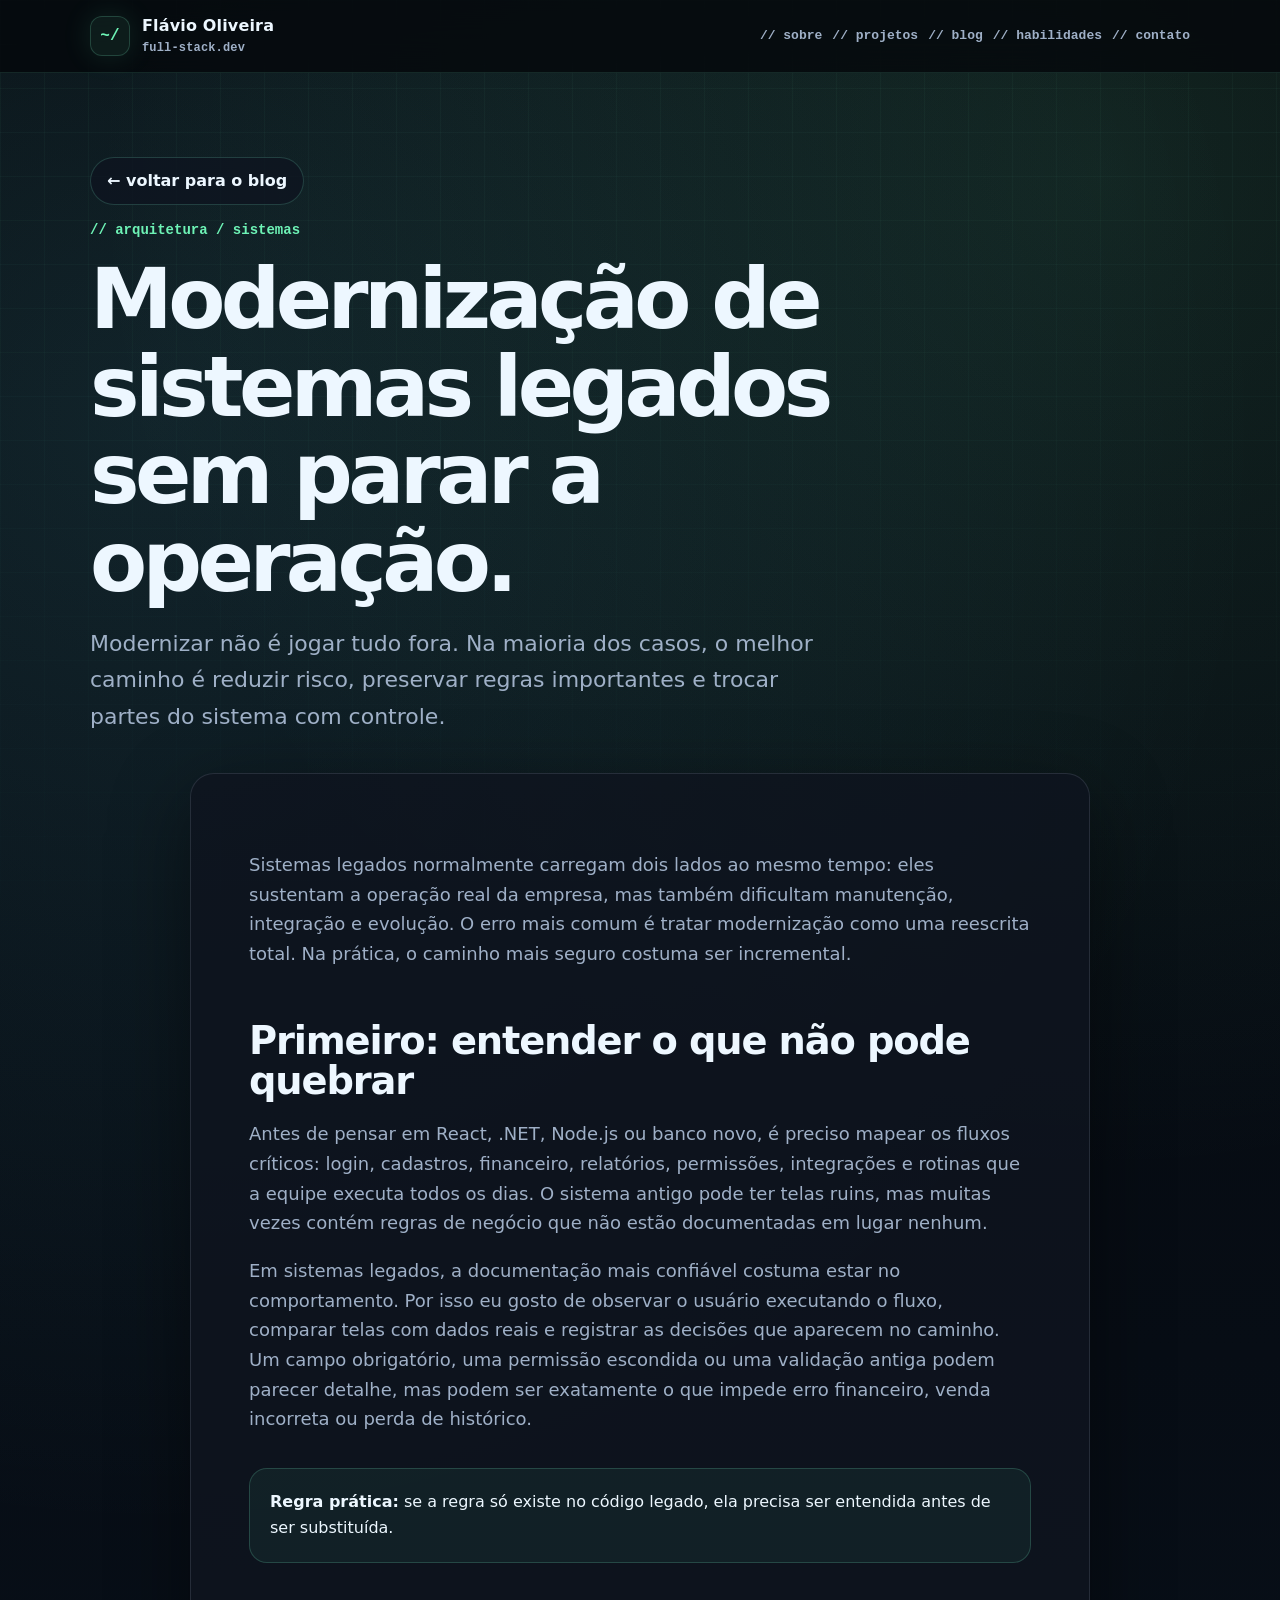
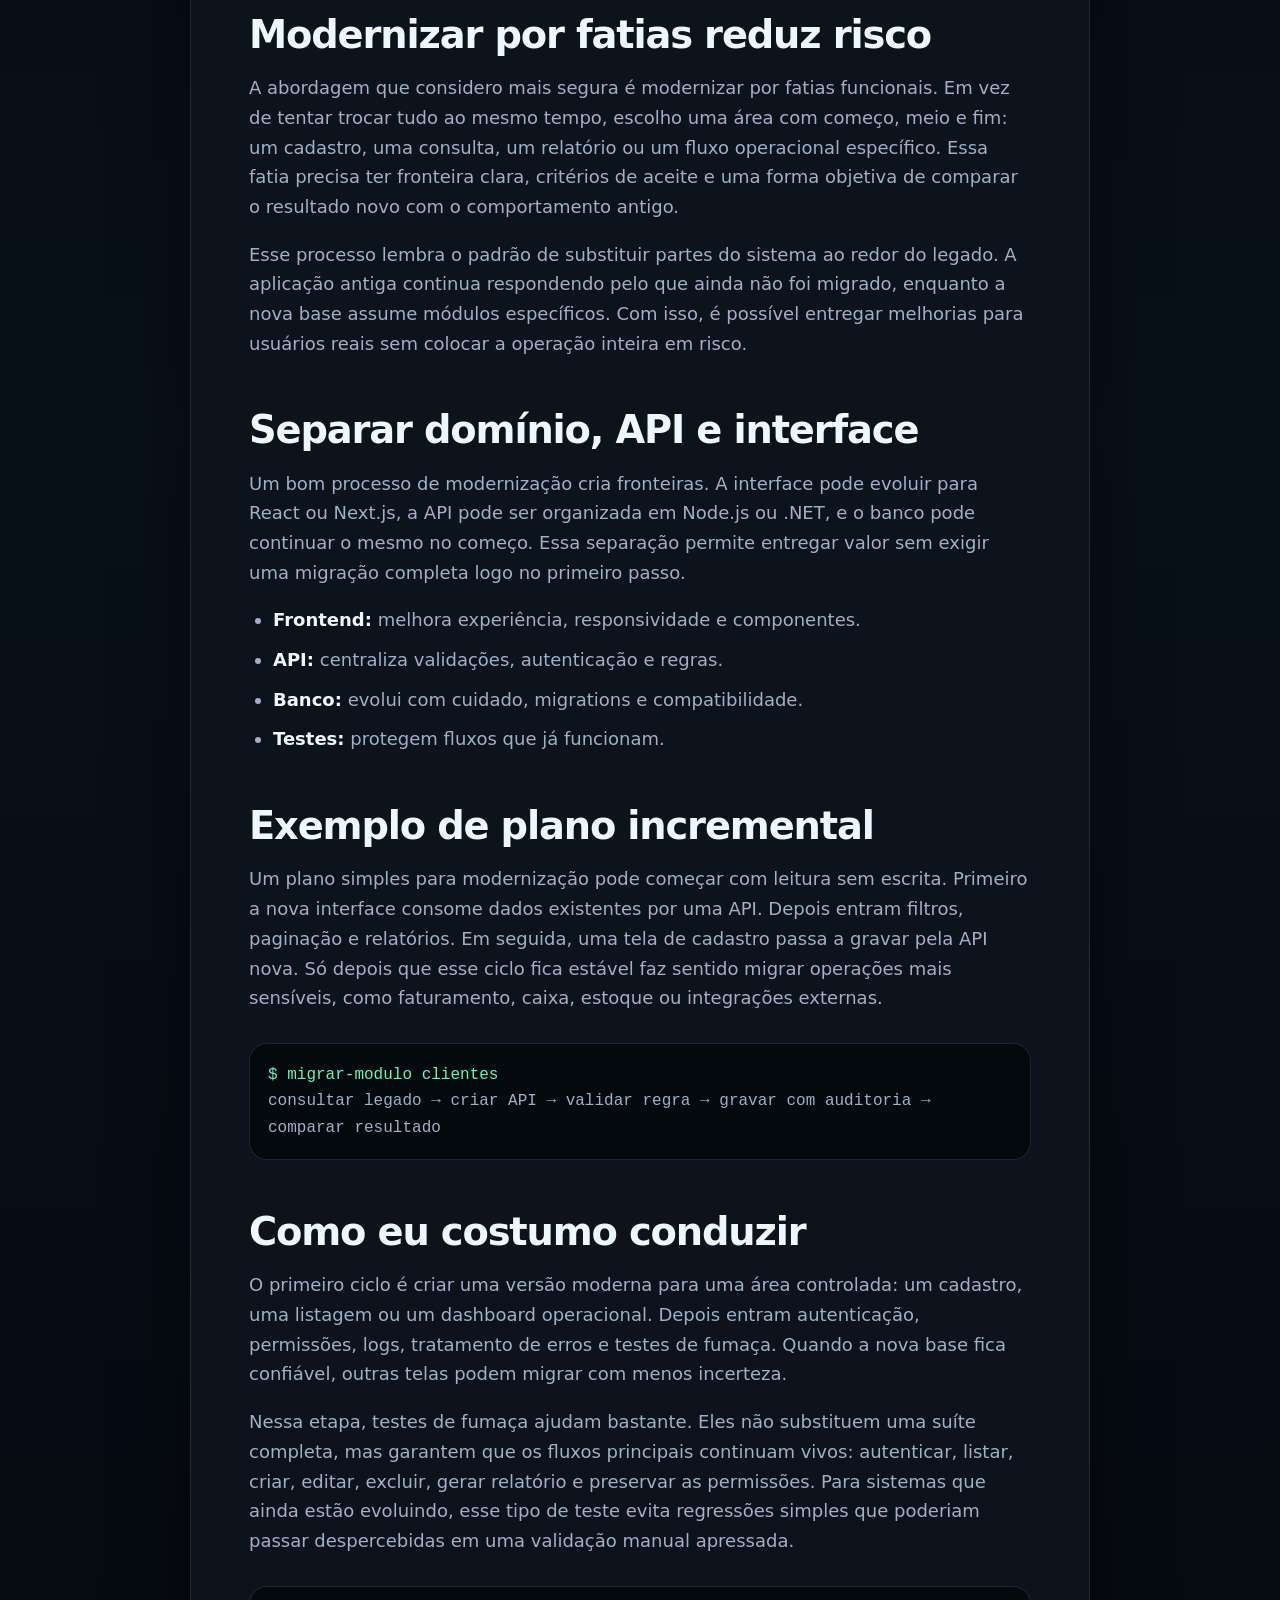
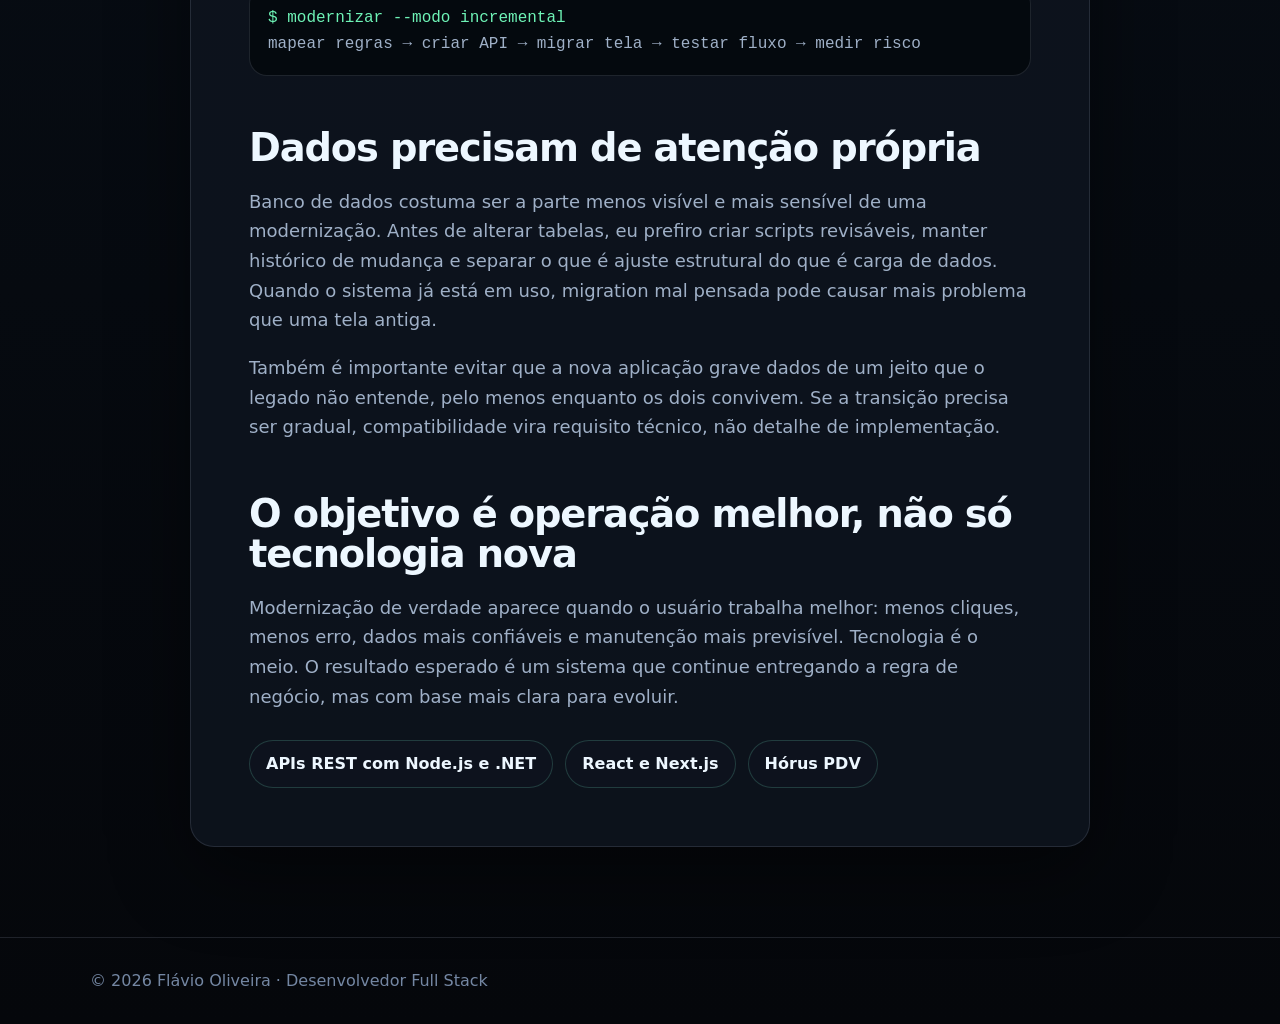
<file: blog/modernizacao-de-sistemas-legados/index.html>
<!doctype html>
<html lang="pt-BR">
  <head>
    <meta charset="UTF-8" />
    <meta name="viewport" content="width=device-width, initial-scale=1" />
    <title>Modernização de Sistemas Legados | Flávio Oliveira</title>
    <meta
      name="description"
      content="Como modernizar sistemas legados com segurança: separar regras, criar APIs, evoluir frontend, proteger dados e reduzir risco operacional."
    />
    <meta name="robots" content="index, follow, max-image-preview:large" />
    <link rel="canonical" href="https://flaviooliveira-code.github.io/blog/modernizacao-de-sistemas-legados/" />
    <meta property="og:title" content="Modernização de Sistemas Legados" />
    <meta
      property="og:description"
      content="Estratégia prática para evoluir sistemas antigos sem interromper a operação."
    />
    <meta property="og:url" content="https://flaviooliveira-code.github.io/blog/modernizacao-de-sistemas-legados/" />
    <meta property="og:type" content="article" />
    <meta property="og:image" content="https://flaviooliveira-code.github.io/blog/images/modernizacao-legados.svg" />
    <meta property="og:locale" content="pt_BR" />
    <meta property="article:published_time" content="2026-05-09" />
    <meta property="article:modified_time" content="2026-05-09" />
    <meta property="article:author" content="https://flaviooliveira-code.github.io/" />
    <meta property="article:section" content="Arquitetura" />
    <meta name="twitter:card" content="summary_large_image" />
    <meta name="twitter:title" content="Modernização de Sistemas Legados" />
    <meta
      name="twitter:description"
      content="Como modernizar sistemas legados com segurança: separar regras, criar APIs, evoluir frontend, proteger dados e reduzir risco operacional."
    />
    <meta name="twitter:image" content="https://flaviooliveira-code.github.io/blog/images/modernizacao-legados.svg" />
    <script type="application/ld+json">
      {
            "@context": "https://schema.org",
            "@graph": [
                  {
                        "@type": "BlogPosting",
                        "@id": "https://flaviooliveira-code.github.io/blog/modernizacao-de-sistemas-legados/#article",
                        "url": "https://flaviooliveira-code.github.io/blog/modernizacao-de-sistemas-legados/",
                        "headline": "Modernização de sistemas legados sem parar a operação.",
                        "description": "Como modernizar sistemas legados com segurança: separar regras, criar APIs, evoluir frontend, proteger dados e reduzir risco operacional.",
                        "image": "https://flaviooliveira-code.github.io/blog/images/modernizacao-legados.svg",
                        "datePublished": "2026-05-09",
                        "dateModified": "2026-05-09",
                        "inLanguage": "pt-BR",
                        "articleSection": "Arquitetura",
                        "author": {
                              "@id": "https://flaviooliveira-code.github.io/#person"
                        },
                        "publisher": {
                              "@id": "https://flaviooliveira-code.github.io/#person"
                        },
                        "isPartOf": {
                              "@id": "https://flaviooliveira-code.github.io/blog/#blog"
                        },
                        "mainEntityOfPage": {
                              "@id": "https://flaviooliveira-code.github.io/blog/modernizacao-de-sistemas-legados/"
                        }
                  },
                  {
                        "@type": "BreadcrumbList",
                        "@id": "https://flaviooliveira-code.github.io/blog/modernizacao-de-sistemas-legados/#breadcrumb",
                        "itemListElement": [
                              {
                                    "@type": "ListItem",
                                    "position": 1,
                                    "name": "Início",
                                    "item": "https://flaviooliveira-code.github.io/"
                              },
                              {
                                    "@type": "ListItem",
                                    "position": 2,
                                    "name": "Blog",
                                    "item": "https://flaviooliveira-code.github.io/blog/"
                              },
                              {
                                    "@type": "ListItem",
                                    "position": 3,
                                    "name": "Modernização de Sistemas Legados",
                                    "item": "https://flaviooliveira-code.github.io/blog/modernizacao-de-sistemas-legados/"
                              }
                        ]
                  },
                  {
                        "@type": "Person",
                        "@id": "https://flaviooliveira-code.github.io/#person",
                        "name": "Flávio Oliveira",
                        "url": "https://flaviooliveira-code.github.io/",
                        "sameAs": [
                              "https://github.com/flaviooliveira-code",
                              "https://linkedin.com/in/fladoliveira",
                              "https://www.youtube.com/@flaviooliveira-dev",
                              "http://lattes.cnpq.br/5709651219242256"
                        ]
                  }
            ]
      }
    </script>
    <meta name="theme-color" content="#05070b" />
    <link rel="icon" href="../../assets/favicon.svg" type="image/svg+xml" />
    <link rel="stylesheet" href="../styles.css" />
      <script src="../../assets/site-components.js"></script>
  </head>
  <body>
    <site-navbar depth="2"></site-navbar>

    <main>
      <section class="hero">
        <div class="container">
          <a class="back-link" href="../">← voltar para o blog</a>
          <p class="kicker">// arquitetura / sistemas</p>
          <h1>Modernização de sistemas legados sem parar a operação.</h1>
          <p class="lead">
            Modernizar não é jogar tudo fora. Na maioria dos casos, o melhor
            caminho é reduzir risco, preservar regras importantes e trocar partes
            do sistema com controle.
          </p>
        </div>
      </section>

      <article class="article-shell">
        <p>
          Sistemas legados normalmente carregam dois lados ao mesmo tempo: eles
          sustentam a operação real da empresa, mas também dificultam manutenção,
          integração e evolução. O erro mais comum é tratar modernização como uma
          reescrita total. Na prática, o caminho mais seguro costuma ser
          incremental.
        </p>

        <h2>Primeiro: entender o que não pode quebrar</h2>
        <p>
          Antes de pensar em React, .NET, Node.js ou banco novo, é preciso mapear
          os fluxos críticos: login, cadastros, financeiro, relatórios,
          permissões, integrações e rotinas que a equipe executa todos os dias.
          O sistema antigo pode ter telas ruins, mas muitas vezes contém regras
          de negócio que não estão documentadas em lugar nenhum.
        </p>

        <p>
          Em sistemas legados, a documentação mais confiável costuma estar no
          comportamento. Por isso eu gosto de observar o usuário executando o
          fluxo, comparar telas com dados reais e registrar as decisões que
          aparecem no caminho. Um campo obrigatório, uma permissão escondida ou
          uma validação antiga podem parecer detalhe, mas podem ser exatamente o
          que impede erro financeiro, venda incorreta ou perda de histórico.
        </p>

        <div class="callout">
          <strong>Regra prática:</strong> se a regra só existe no código legado,
          ela precisa ser entendida antes de ser substituída.
        </div>

        <h2>Modernizar por fatias reduz risco</h2>
        <p>
          A abordagem que considero mais segura é modernizar por fatias
          funcionais. Em vez de tentar trocar tudo ao mesmo tempo, escolho uma
          área com começo, meio e fim: um cadastro, uma consulta, um relatório ou
          um fluxo operacional específico. Essa fatia precisa ter fronteira clara,
          critérios de aceite e uma forma objetiva de comparar o resultado novo
          com o comportamento antigo.
        </p>

        <p>
          Esse processo lembra o padrão de substituir partes do sistema ao redor
          do legado. A aplicação antiga continua respondendo pelo que ainda não
          foi migrado, enquanto a nova base assume módulos específicos. Com isso,
          é possível entregar melhorias para usuários reais sem colocar a
          operação inteira em risco.
        </p>

        <h2>Separar domínio, API e interface</h2>
        <p>
          Um bom processo de modernização cria fronteiras. A interface pode
          evoluir para React ou Next.js, a API pode ser organizada em Node.js ou
          .NET, e o banco pode continuar o mesmo no começo. Essa separação permite
          entregar valor sem exigir uma migração completa logo no primeiro passo.
        </p>
        <ul>
          <li><strong>Frontend:</strong> melhora experiência, responsividade e componentes.</li>
          <li><strong>API:</strong> centraliza validações, autenticação e regras.</li>
          <li><strong>Banco:</strong> evolui com cuidado, migrations e compatibilidade.</li>
          <li><strong>Testes:</strong> protegem fluxos que já funcionam.</li>
        </ul>

        <h2>Exemplo de plano incremental</h2>
        <p>
          Um plano simples para modernização pode começar com leitura sem escrita.
          Primeiro a nova interface consome dados existentes por uma API. Depois
          entram filtros, paginação e relatórios. Em seguida, uma tela de cadastro
          passa a gravar pela API nova. Só depois que esse ciclo fica estável faz
          sentido migrar operações mais sensíveis, como faturamento, caixa,
          estoque ou integrações externas.
        </p>

        <div class="terminal">
          <span>$ migrar-modulo clientes</span><br />
          consultar legado → criar API → validar regra → gravar com auditoria →
          comparar resultado
        </div>

        <h2>Como eu costumo conduzir</h2>
        <p>
          O primeiro ciclo é criar uma versão moderna para uma área controlada:
          um cadastro, uma listagem ou um dashboard operacional. Depois entram
          autenticação, permissões, logs, tratamento de erros e testes de fumaça.
          Quando a nova base fica confiável, outras telas podem migrar com menos
          incerteza.
        </p>

        <p>
          Nessa etapa, testes de fumaça ajudam bastante. Eles não substituem uma
          suíte completa, mas garantem que os fluxos principais continuam vivos:
          autenticar, listar, criar, editar, excluir, gerar relatório e preservar
          as permissões. Para sistemas que ainda estão evoluindo, esse tipo de
          teste evita regressões simples que poderiam passar despercebidas em uma
          validação manual apressada.
        </p>

        <div class="terminal">
          <span>$ modernizar --modo incremental</span><br />
          mapear regras → criar API → migrar tela → testar fluxo → medir risco
        </div>

        <h2>Dados precisam de atenção própria</h2>
        <p>
          Banco de dados costuma ser a parte menos visível e mais sensível de uma
          modernização. Antes de alterar tabelas, eu prefiro criar scripts
          revisáveis, manter histórico de mudança e separar o que é ajuste
          estrutural do que é carga de dados. Quando o sistema já está em uso,
          migration mal pensada pode causar mais problema que uma tela antiga.
        </p>

        <p>
          Também é importante evitar que a nova aplicação grave dados de um jeito
          que o legado não entende, pelo menos enquanto os dois convivem. Se a
          transição precisa ser gradual, compatibilidade vira requisito técnico,
          não detalhe de implementação.
        </p>

        <h2>O objetivo é operação melhor, não só tecnologia nova</h2>
        <p>
          Modernização de verdade aparece quando o usuário trabalha melhor:
          menos cliques, menos erro, dados mais confiáveis e manutenção mais
          previsível. Tecnologia é o meio. O resultado esperado é um sistema que
          continue entregando a regra de negócio, mas com base mais clara para
          evoluir.
        </p>

        <div class="related-grid">
          <a class="pill-link" href="../apis-rest-node-dotnet/">APIs REST com Node.js e .NET</a>
          <a class="pill-link" href="../desenvolvimento-react-nextjs/">React e Next.js</a>
          <a class="pill-link" href="../horus-pdv/">Hórus PDV</a>
        </div>
      </article>
    </main>
    <site-footer></site-footer>
  </body>
</html>
</file>
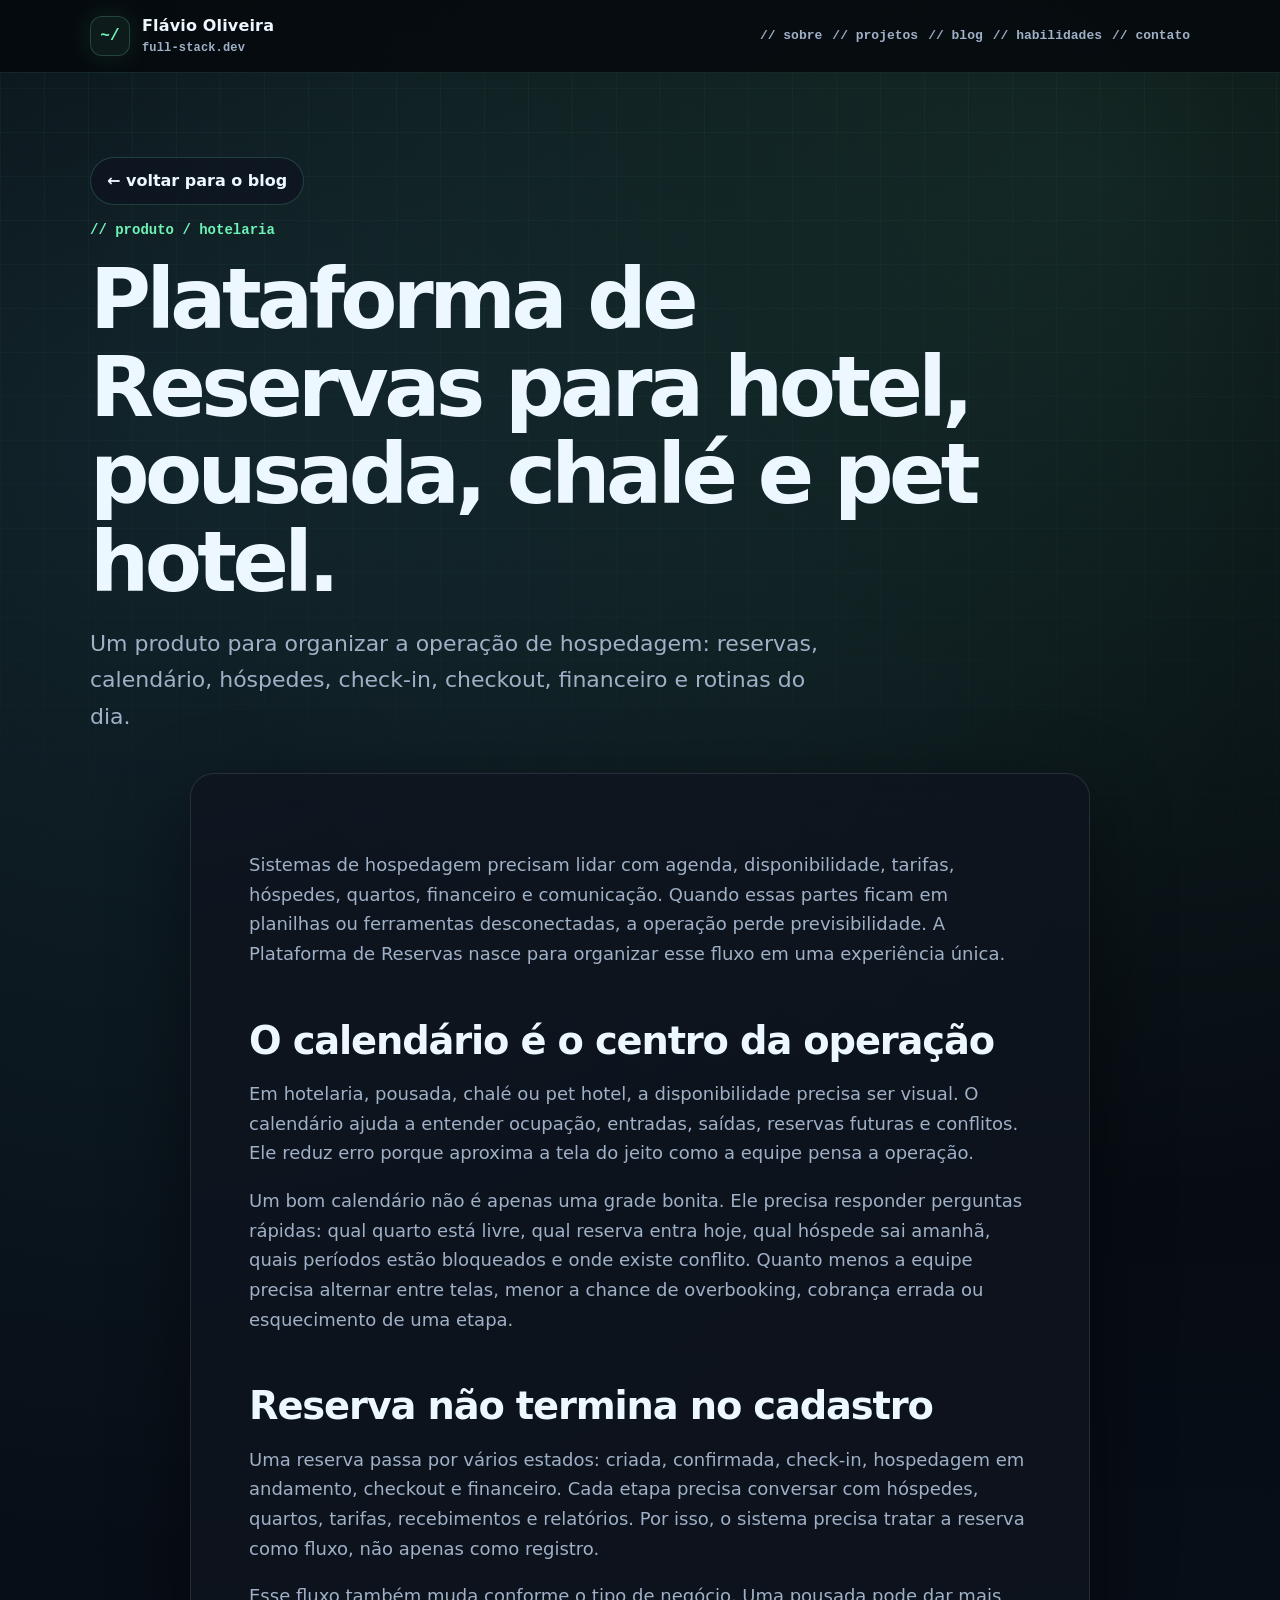
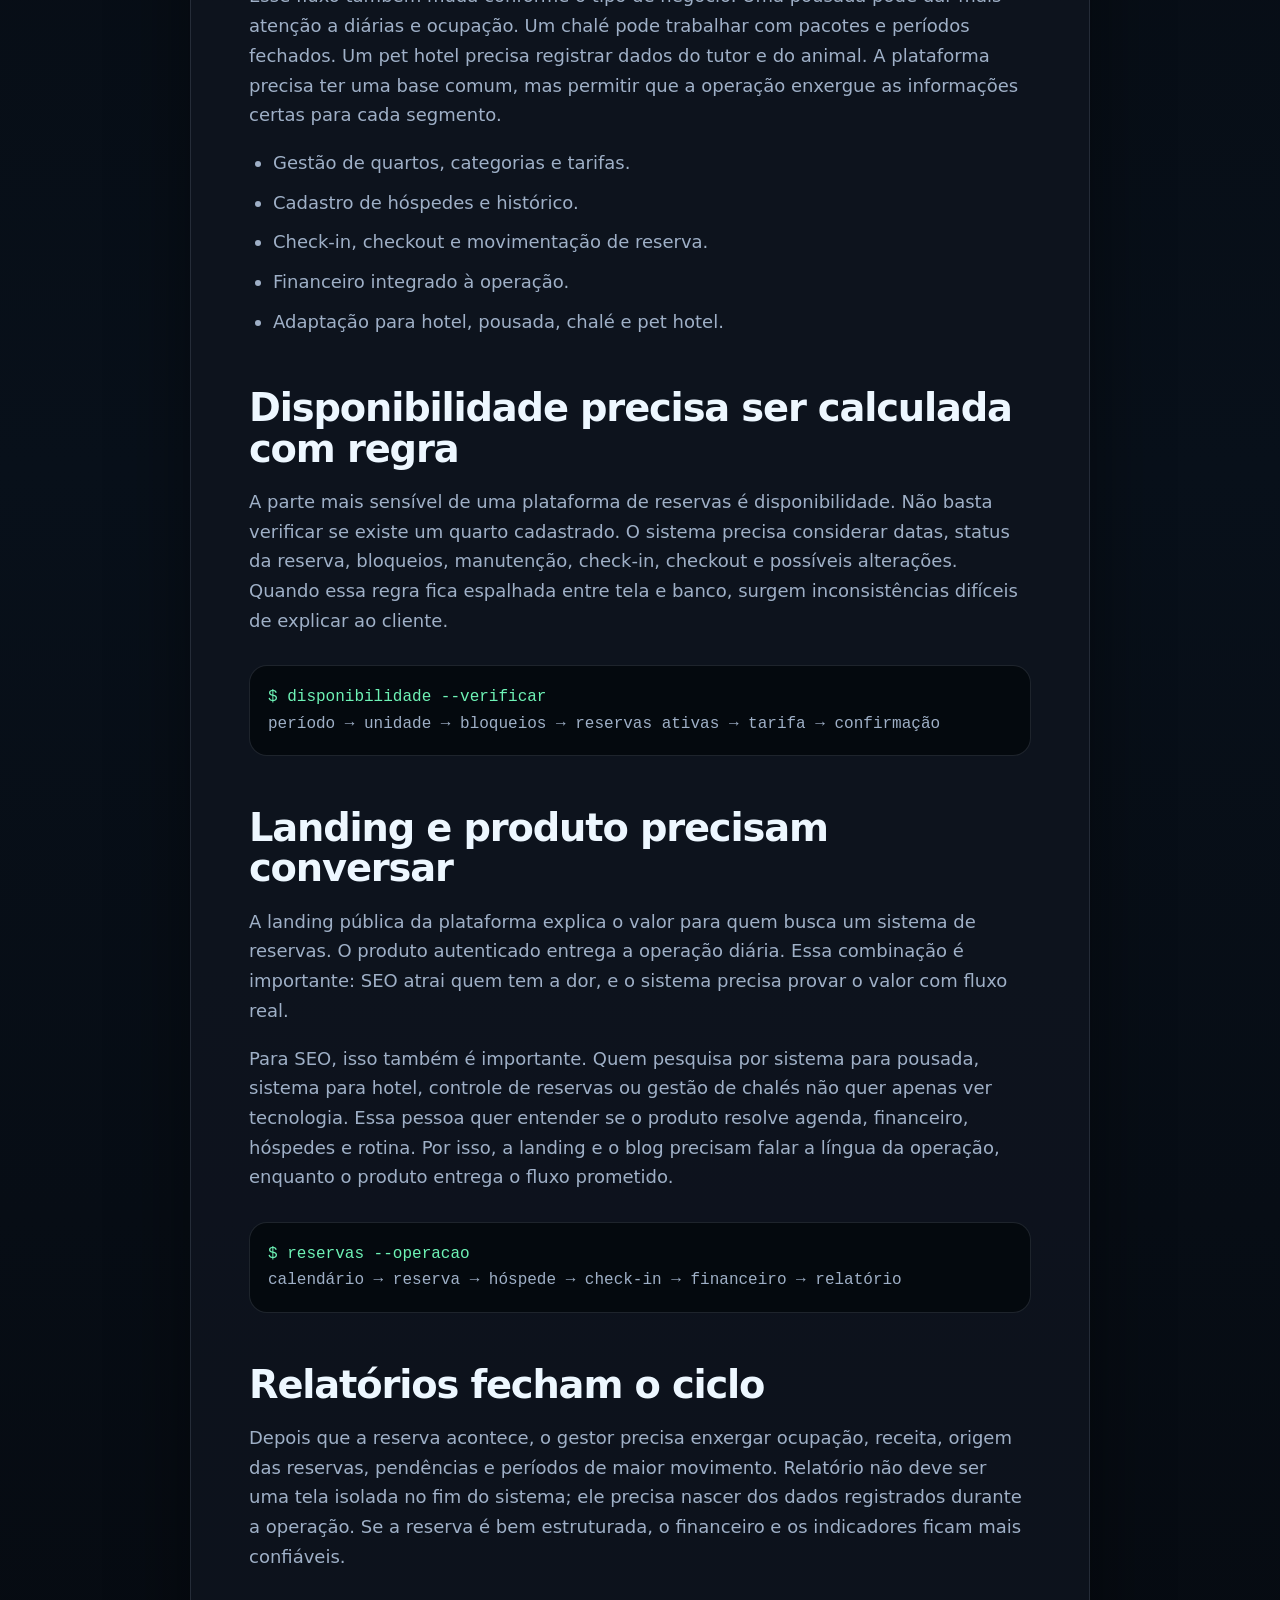
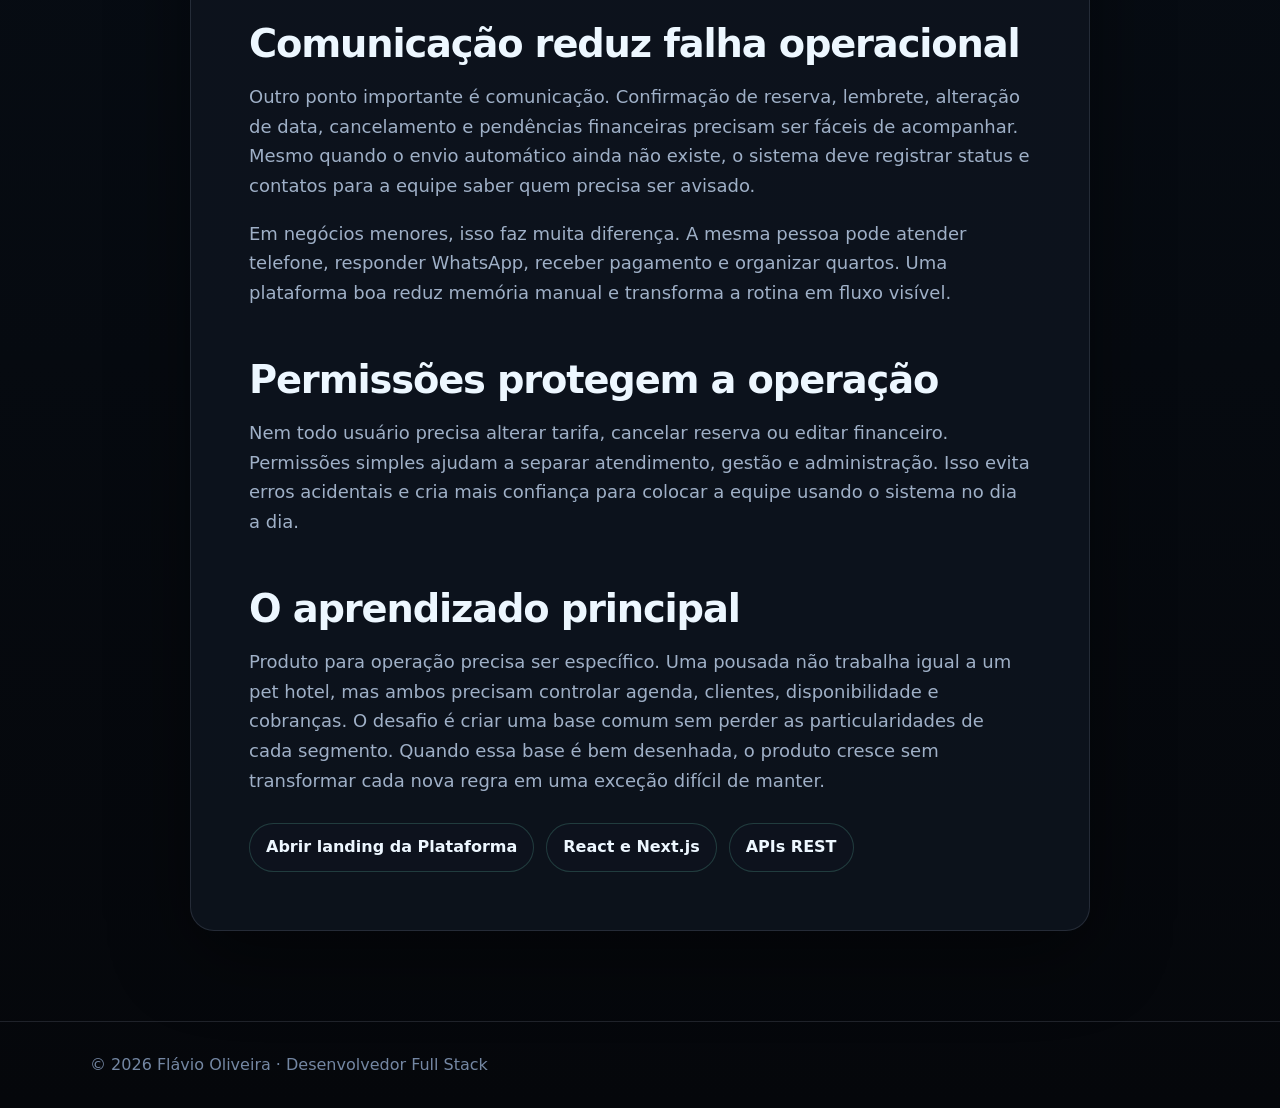
<file: blog/plataforma-de-reservas/index.html>
<!doctype html>
<html lang="pt-BR">
  <head>
    <meta charset="UTF-8" />
    <meta name="viewport" content="width=device-width, initial-scale=1" />
    <title>Plataforma de Reservas | Sistema para Hotel e Pousada</title>
    <meta
      name="description"
      content="Plataforma de Reservas é um sistema para hotel, pousada, chalé e pet hotel com calendário, check-in, financeiro e gestão operacional."
    />
    <meta name="robots" content="index, follow, max-image-preview:large" />
    <link rel="canonical" href="https://flaviooliveira-code.github.io/blog/plataforma-de-reservas/" />
    <meta property="og:title" content="Plataforma de Reservas" />
    <meta
      property="og:description"
      content="Sistema para hotel, pousada, chalé e pet hotel com reservas, hóspedes, financeiro e operação."
    />
    <meta property="og:url" content="https://flaviooliveira-code.github.io/blog/plataforma-de-reservas/" />
    <meta property="og:type" content="article" />
    <meta property="og:image" content="https://flaviooliveira-code.github.io/blog/images/plataforma-reservas.svg" />
    <meta property="og:locale" content="pt_BR" />
    <meta property="article:published_time" content="2026-05-09" />
    <meta property="article:modified_time" content="2026-05-09" />
    <meta property="article:author" content="https://flaviooliveira-code.github.io/" />
    <meta property="article:section" content="Produtos Digitais" />
    <meta name="twitter:card" content="summary_large_image" />
    <meta name="twitter:title" content="Plataforma de Reservas" />
    <meta
      name="twitter:description"
      content="Plataforma de Reservas é um sistema para hotel, pousada, chalé e pet hotel com calendário, check-in, financeiro e gestão operacional."
    />
    <meta name="twitter:image" content="https://flaviooliveira-code.github.io/blog/images/plataforma-reservas.svg" />
    <script type="application/ld+json">
      {
            "@context": "https://schema.org",
            "@graph": [
                  {
                        "@type": "BlogPosting",
                        "@id": "https://flaviooliveira-code.github.io/blog/plataforma-de-reservas/#article",
                        "url": "https://flaviooliveira-code.github.io/blog/plataforma-de-reservas/",
                        "headline": "Plataforma de Reservas para hotel, pousada, chalé e pet hotel.",
                        "description": "Plataforma de Reservas é um sistema para hotel, pousada, chalé e pet hotel com calendário, check-in, financeiro e gestão operacional.",
                        "image": "https://flaviooliveira-code.github.io/blog/images/plataforma-reservas.svg",
                        "datePublished": "2026-05-09",
                        "dateModified": "2026-05-09",
                        "inLanguage": "pt-BR",
                        "articleSection": "Produtos Digitais",
                        "author": {
                              "@id": "https://flaviooliveira-code.github.io/#person"
                        },
                        "publisher": {
                              "@id": "https://flaviooliveira-code.github.io/#person"
                        },
                        "isPartOf": {
                              "@id": "https://flaviooliveira-code.github.io/blog/#blog"
                        },
                        "mainEntityOfPage": {
                              "@id": "https://flaviooliveira-code.github.io/blog/plataforma-de-reservas/"
                        }
                  },
                  {
                        "@type": "BreadcrumbList",
                        "@id": "https://flaviooliveira-code.github.io/blog/plataforma-de-reservas/#breadcrumb",
                        "itemListElement": [
                              {
                                    "@type": "ListItem",
                                    "position": 1,
                                    "name": "Início",
                                    "item": "https://flaviooliveira-code.github.io/"
                              },
                              {
                                    "@type": "ListItem",
                                    "position": 2,
                                    "name": "Blog",
                                    "item": "https://flaviooliveira-code.github.io/blog/"
                              },
                              {
                                    "@type": "ListItem",
                                    "position": 3,
                                    "name": "Plataforma de Reservas",
                                    "item": "https://flaviooliveira-code.github.io/blog/plataforma-de-reservas/"
                              }
                        ]
                  },
                  {
                        "@type": "Person",
                        "@id": "https://flaviooliveira-code.github.io/#person",
                        "name": "Flávio Oliveira",
                        "url": "https://flaviooliveira-code.github.io/",
                        "sameAs": [
                              "https://github.com/flaviooliveira-code",
                              "https://linkedin.com/in/fladoliveira",
                              "https://www.youtube.com/@flaviooliveira-dev",
                              "http://lattes.cnpq.br/5709651219242256"
                        ]
                  }
            ]
      }
    </script>
    <meta name="theme-color" content="#05070b" />
    <link rel="icon" href="../../assets/favicon.svg" type="image/svg+xml" />
    <link rel="stylesheet" href="../styles.css" />
      <script src="../../assets/site-components.js"></script>
  </head>
  <body>
    <site-navbar depth="2"></site-navbar>

    <main>
      <section class="hero">
        <div class="container">
          <a class="back-link" href="../">← voltar para o blog</a>
          <p class="kicker">// produto / hotelaria</p>
          <h1>Plataforma de Reservas para hotel, pousada, chalé e pet hotel.</h1>
          <p class="lead">
            Um produto para organizar a operação de hospedagem: reservas,
            calendário, hóspedes, check-in, checkout, financeiro e rotinas do dia.
          </p>
        </div>
      </section>

      <article class="article-shell">
        <p>
          Sistemas de hospedagem precisam lidar com agenda, disponibilidade,
          tarifas, hóspedes, quartos, financeiro e comunicação. Quando essas
          partes ficam em planilhas ou ferramentas desconectadas, a operação
          perde previsibilidade. A Plataforma de Reservas nasce para organizar
          esse fluxo em uma experiência única.
        </p>

        <h2>O calendário é o centro da operação</h2>
        <p>
          Em hotelaria, pousada, chalé ou pet hotel, a disponibilidade precisa
          ser visual. O calendário ajuda a entender ocupação, entradas, saídas,
          reservas futuras e conflitos. Ele reduz erro porque aproxima a tela do
          jeito como a equipe pensa a operação.
        </p>

        <p>
          Um bom calendário não é apenas uma grade bonita. Ele precisa responder
          perguntas rápidas: qual quarto está livre, qual reserva entra hoje, qual
          hóspede sai amanhã, quais períodos estão bloqueados e onde existe
          conflito. Quanto menos a equipe precisa alternar entre telas, menor a
          chance de overbooking, cobrança errada ou esquecimento de uma etapa.
        </p>

        <h2>Reserva não termina no cadastro</h2>
        <p>
          Uma reserva passa por vários estados: criada, confirmada, check-in,
          hospedagem em andamento, checkout e financeiro. Cada etapa precisa
          conversar com hóspedes, quartos, tarifas, recebimentos e relatórios.
          Por isso, o sistema precisa tratar a reserva como fluxo, não apenas
          como registro.
        </p>

        <p>
          Esse fluxo também muda conforme o tipo de negócio. Uma pousada pode dar
          mais atenção a diárias e ocupação. Um chalé pode trabalhar com pacotes e
          períodos fechados. Um pet hotel precisa registrar dados do tutor e do
          animal. A plataforma precisa ter uma base comum, mas permitir que a
          operação enxergue as informações certas para cada segmento.
        </p>

        <ul>
          <li>Gestão de quartos, categorias e tarifas.</li>
          <li>Cadastro de hóspedes e histórico.</li>
          <li>Check-in, checkout e movimentação de reserva.</li>
          <li>Financeiro integrado à operação.</li>
          <li>Adaptação para hotel, pousada, chalé e pet hotel.</li>
        </ul>

        <h2>Disponibilidade precisa ser calculada com regra</h2>
        <p>
          A parte mais sensível de uma plataforma de reservas é disponibilidade.
          Não basta verificar se existe um quarto cadastrado. O sistema precisa
          considerar datas, status da reserva, bloqueios, manutenção, check-in,
          checkout e possíveis alterações. Quando essa regra fica espalhada entre
          tela e banco, surgem inconsistências difíceis de explicar ao cliente.
        </p>

        <div class="terminal">
          <span>$ disponibilidade --verificar</span><br />
          período → unidade → bloqueios → reservas ativas → tarifa → confirmação
        </div>

        <h2>Landing e produto precisam conversar</h2>
        <p>
          A landing pública da plataforma explica o valor para quem busca um
          sistema de reservas. O produto autenticado entrega a operação diária.
          Essa combinação é importante: SEO atrai quem tem a dor, e o sistema
          precisa provar o valor com fluxo real.
        </p>

        <p>
          Para SEO, isso também é importante. Quem pesquisa por sistema para
          pousada, sistema para hotel, controle de reservas ou gestão de chalés
          não quer apenas ver tecnologia. Essa pessoa quer entender se o produto
          resolve agenda, financeiro, hóspedes e rotina. Por isso, a landing e o
          blog precisam falar a língua da operação, enquanto o produto entrega o
          fluxo prometido.
        </p>

        <div class="terminal">
          <span>$ reservas --operacao</span><br />
          calendário → reserva → hóspede → check-in → financeiro → relatório
        </div>

        <h2>Relatórios fecham o ciclo</h2>
        <p>
          Depois que a reserva acontece, o gestor precisa enxergar ocupação,
          receita, origem das reservas, pendências e períodos de maior movimento.
          Relatório não deve ser uma tela isolada no fim do sistema; ele precisa
          nascer dos dados registrados durante a operação. Se a reserva é bem
          estruturada, o financeiro e os indicadores ficam mais confiáveis.
        </p>

        <h2>Comunicação reduz falha operacional</h2>
        <p>
          Outro ponto importante é comunicação. Confirmação de reserva, lembrete,
          alteração de data, cancelamento e pendências financeiras precisam ser
          fáceis de acompanhar. Mesmo quando o envio automático ainda não existe,
          o sistema deve registrar status e contatos para a equipe saber quem
          precisa ser avisado.
        </p>

        <p>
          Em negócios menores, isso faz muita diferença. A mesma pessoa pode
          atender telefone, responder WhatsApp, receber pagamento e organizar
          quartos. Uma plataforma boa reduz memória manual e transforma a rotina
          em fluxo visível.
        </p>

        <h2>Permissões protegem a operação</h2>
        <p>
          Nem todo usuário precisa alterar tarifa, cancelar reserva ou editar
          financeiro. Permissões simples ajudam a separar atendimento, gestão e
          administração. Isso evita erros acidentais e cria mais confiança para
          colocar a equipe usando o sistema no dia a dia.
        </p>

        <h2>O aprendizado principal</h2>
        <p>
          Produto para operação precisa ser específico. Uma pousada não trabalha
          igual a um pet hotel, mas ambos precisam controlar agenda, clientes,
          disponibilidade e cobranças. O desafio é criar uma base comum sem
          perder as particularidades de cada segmento. Quando essa base é bem
          desenhada, o produto cresce sem transformar cada nova regra em uma
          exceção difícil de manter.
        </p>

        <div class="related-grid">
          <a class="pill-link" href="https://plataformadereservas.vercel.app" target="_blank" rel="noopener noreferrer">Abrir landing da Plataforma</a>
          <a class="pill-link" href="../desenvolvimento-react-nextjs/">React e Next.js</a>
          <a class="pill-link" href="../apis-rest-node-dotnet/">APIs REST</a>
        </div>
      </article>
    </main>
    <site-footer></site-footer>
  </body>
</html>
</file>
<file: blog/styles.css>
:root {
  color-scheme: dark;
  --bg: #05070b;
  --panel: rgba(14, 20, 31, 0.86);
  --panel-strong: rgba(18, 27, 41, 0.96);
  --line: rgba(127, 255, 212, 0.18);
  --line-2: rgba(148, 163, 184, 0.18);
  --text: #edf7ff;
  --muted: #9fb0c7;
  --soft: #7487a3;
  --green: #6ef3b6;
  --cyan: #67e8f9;
  --shadow: 0 24px 80px rgba(0, 0, 0, 0.45);
  --container: 1100px;
}

* {
  box-sizing: border-box;
}

html {
  overflow-x: hidden;
  scroll-behavior: smooth;
  scrollbar-color: rgba(110, 243, 182, 0.62) rgba(5, 7, 11, 0.72);
  scrollbar-width: thin;
}

::-webkit-scrollbar {
  width: 8px;
  height: 8px;
}

::-webkit-scrollbar-track {
  background: rgba(5, 7, 11, 0.72);
}

::-webkit-scrollbar-thumb {
  border: 2px solid rgba(5, 7, 11, 0.72);
  border-radius: 999px;
  background: linear-gradient(180deg, var(--green), var(--cyan));
}

body {
  margin: 0;
  min-width: 320px;
  overflow-x: hidden;
  background:
    radial-gradient(circle at 12% 10%, rgba(103, 232, 249, 0.12), transparent 28%),
    radial-gradient(circle at 86% 4%, rgba(110, 243, 182, 0.12), transparent 24%),
    linear-gradient(180deg, #05070b 0%, #08101a 48%, #05070b 100%);
  color: var(--text);
  font-family: ui-sans-serif, system-ui, -apple-system, BlinkMacSystemFont, "Segoe UI", sans-serif;
  line-height: 1.65;
}

body::before {
  content: "";
  position: fixed;
  inset: 0;
  z-index: -1;
  background-image:
    linear-gradient(rgba(127, 255, 212, 0.045) 1px, transparent 1px),
    linear-gradient(90deg, rgba(127, 255, 212, 0.045) 1px, transparent 1px);
  background-size: 44px 44px;
  mask-image: linear-gradient(180deg, rgba(0, 0, 0, 0.88), rgba(0, 0, 0, 0.16));
}

a {
  color: inherit;
  text-decoration: none;
}

site-navbar,
site-footer {
  display: block;
}

p {
  color: var(--muted);
}

.container {
  width: min(var(--container), calc(100% - 40px));
  margin-inline: auto;
}

.topbar {
  position: sticky;
  top: 0;
  z-index: 50;
  border-bottom: 1px solid rgba(127, 255, 212, 0.12);
  background: rgba(5, 7, 11, 0.78);
  backdrop-filter: blur(18px);
}

.nav {
  display: flex;
  min-height: 72px;
  align-items: center;
  justify-content: space-between;
  gap: 18px;
}

.brand {
  display: inline-flex;
  align-items: center;
  gap: 12px;
  font-weight: 900;
  letter-spacing: 0.01em;
}

.prompt-mark {
  display: grid;
  place-items: center;
  width: 40px;
  height: 40px;
  border: 1px solid var(--line);
  border-radius: 12px;
  background: rgba(110, 243, 182, 0.08);
  color: var(--green);
  font-family: ui-monospace, SFMono-Regular, Menlo, Consolas, monospace;
  box-shadow: 0 0 30px rgba(110, 243, 182, 0.12);
}

.brand small {
  display: block;
  color: var(--muted);
  font-family: ui-monospace, SFMono-Regular, Menlo, Consolas, monospace;
  font-size: 12px;
  font-weight: 600;
}

.nav-links {
  display: flex;
  align-items: center;
  gap: 10px;
  color: var(--muted);
  font-family: ui-monospace, SFMono-Regular, Menlo, Consolas, monospace;
  font-size: 13px;
  font-weight: 800;
}

.mobile-toggle {
  display: none;
  width: 44px;
  height: 44px;
  border: 1px solid var(--line);
  border-radius: 14px;
  background: rgba(14, 20, 31, 0.86);
  color: var(--text);
}

.mobile-toggle span {
  display: block;
  width: 18px;
  height: 2px;
  margin: 5px auto;
  border-radius: 999px;
  background: currentColor;
}

.mobile-panel {
  display: none;
  border-top: 1px solid var(--line-2);
  padding: 10px 0 18px;
}

.mobile-panel.is-open {
  display: grid;
  gap: 8px;
}

.mobile-panel a {
  border: 1px solid transparent;
  border-radius: 12px;
  color: var(--muted);
  font-family: ui-monospace, SFMono-Regular, Menlo, Consolas, monospace;
  font-size: 13px;
  font-weight: 800;
  padding: 10px 12px;
}

.mobile-panel a:hover,
.mobile-panel a:focus-visible {
  border-color: rgba(110, 243, 182, 0.22);
  background: rgba(110, 243, 182, 0.06);
  color: var(--green);
  outline: none;
}

.nav-links a,
.back-link,
.article-card,
.pill-link {
  transition:
    transform 0.2s ease,
    border-color 0.2s ease,
    background 0.2s ease,
    color 0.2s ease,
    box-shadow 0.2s ease;
}

.nav-links a:hover,
.nav-links a:focus-visible,
.back-link:hover,
.back-link:focus-visible {
  color: var(--green);
  outline: none;
}

.hero {
  padding: 84px 0 38px;
}

.kicker {
  color: var(--green);
  font-family: ui-monospace, SFMono-Regular, Menlo, Consolas, monospace;
  font-size: 14px;
  font-weight: 850;
}

h1,
h2,
h3 {
  margin-top: 0;
  line-height: 1.05;
}

h1 {
  max-width: 940px;
  margin-bottom: 20px;
  font-size: clamp(42px, 6.5vw, 88px);
  letter-spacing: -0.055em;
}

h2 {
  margin: 52px 0 14px;
  font-size: clamp(28px, 3vw, 42px);
  letter-spacing: -0.03em;
}

h3 {
  margin-bottom: 8px;
  font-size: 22px;
}

.lead {
  max-width: 760px;
  margin: 0;
  color: var(--muted);
  font-size: clamp(18px, 2vw, 22px);
}

.hero-actions,
.related-grid {
  display: flex;
  flex-wrap: wrap;
  gap: 12px;
  margin-top: 28px;
}

.btn,
.back-link,
.pill-link {
  display: inline-flex;
  min-height: 44px;
  align-items: center;
  justify-content: center;
  border: 1px solid var(--line);
  border-radius: 999px;
  background: rgba(14, 20, 31, 0.74);
  color: var(--text);
  font-weight: 850;
  padding: 10px 16px;
}

.btn-primary {
  border-color: rgba(110, 243, 182, 0.62);
  background: linear-gradient(135deg, rgba(110, 243, 182, 0.92), rgba(103, 232, 249, 0.82));
  color: #061017;
}

.btn:hover,
.btn:focus-visible,
.pill-link:hover,
.pill-link:focus-visible {
  transform: translateY(-2px);
  border-color: rgba(110, 243, 182, 0.48);
  background: rgba(110, 243, 182, 0.08);
  outline: none;
}

.article-grid {
  display: grid;
  grid-template-columns: repeat(2, minmax(0, 1fr));
  gap: 20px;
  padding: 34px 0 90px;
}

.article-card,
.panel,
.article-shell {
  border: 1px solid var(--line-2);
  border-radius: 24px;
  background: var(--panel);
  box-shadow: var(--shadow);
}

.article-card {
  display: flex;
  min-height: 500px;
  flex-direction: column;
  padding: 24px;
}

.article-media {
  width: 100%;
  aspect-ratio: 2.05;
  display: block;
  object-fit: cover;
  margin-bottom: 18px;
  border: 1px solid rgba(127, 255, 212, 0.12);
  border-radius: 18px;
  background: rgba(4, 8, 13, 0.7);
  box-shadow: inset 0 0 0 1px rgba(255, 255, 255, 0.02);
  transition:
    border-color 0.2s ease,
    filter 0.2s ease,
    transform 0.2s ease;
}

.article-media-stack {
  display: grid;
  grid-template-columns: 0.95fr 1.05fr;
  gap: 10px;
  margin-bottom: 18px;
}

.article-media-stack .article-media {
  aspect-ratio: auto;
  height: 100%;
  margin-bottom: 0;
}

.article-card-book .article-media-stack {
  min-height: clamp(290px, 28vw, 380px);
}

.article-card-book .article-media-stack .article-media {
  min-height: clamp(290px, 28vw, 380px);
}

.article-media-stack .article-media:first-child {
  object-position: 50% 18%;
}

.article-media-stack .article-media:last-child {
  object-position: 50% 38%;
}

.article-card:hover,
.article-card:focus-visible {
  transform: translateY(-5px);
  border-color: rgba(110, 243, 182, 0.46);
  background: rgba(18, 27, 41, 0.94);
  box-shadow:
    0 28px 86px rgba(0, 0, 0, 0.42),
    0 0 0 1px rgba(110, 243, 182, 0.1);
  outline: none;
}

.article-card:hover .article-media,
.article-card:focus-visible .article-media {
  border-color: rgba(110, 243, 182, 0.42);
  filter: saturate(1.16) brightness(1.06);
  transform: translateY(-2px);
}

.meta {
  color: var(--green);
  font-family: ui-monospace, SFMono-Regular, Menlo, Consolas, monospace;
  font-size: 12px;
  font-weight: 850;
}

.article-card h2 {
  margin: 12px 0 10px;
  font-size: 25px;
}

.article-card p {
  margin-bottom: 0;
}

.read-more {
  display: inline-flex;
  width: fit-content;
  margin-top: auto;
  padding-top: 18px;
  color: var(--green);
  font-family: ui-monospace, SFMono-Regular, Menlo, Consolas, monospace;
  font-weight: 850;
}

.article-shell {
  max-width: 900px;
  margin: 0 auto 90px;
  padding: clamp(24px, 5vw, 58px);
}

.article-shell p,
.article-shell li {
  color: var(--muted);
  font-size: 18px;
}

.article-shell strong {
  color: var(--text);
}

.book-gallery {
  display: grid;
  grid-template-columns: minmax(0, 0.9fr) minmax(0, 1.1fr);
  gap: 14px;
  margin: 34px 0;
}

.book-gallery img {
  width: 100%;
  height: 420px;
  object-fit: cover;
  border: 1px solid rgba(127, 255, 212, 0.14);
  border-radius: 20px;
  background: rgba(4, 8, 13, 0.7);
  box-shadow: 0 18px 60px rgba(0, 0, 0, 0.32);
}

.book-gallery img:first-child {
  object-position: 50% 20%;
}

.book-gallery img:last-child {
  object-position: 50% 45%;
}

.article-shell ul,
.article-shell ol {
  display: grid;
  gap: 10px;
  padding-left: 24px;
}

.callout {
  margin: 34px 0;
  border: 1px solid var(--line);
  border-radius: 18px;
  background: rgba(110, 243, 182, 0.06);
  padding: 20px;
}

.terminal {
  margin: 30px 0;
  border: 1px solid var(--line-2);
  border-radius: 18px;
  background: rgba(4, 8, 13, 0.88);
  padding: 18px;
  color: var(--muted);
  font-family: ui-monospace, SFMono-Regular, Menlo, Consolas, monospace;
  overflow-x: auto;
}

.terminal span {
  color: var(--green);
}

.footer {
  border-top: 1px solid var(--line-2);
  padding: 30px 0;
  color: var(--soft);
}

.footer-inner {
  display: flex;
  flex-wrap: wrap;
  justify-content: space-between;
  gap: 14px;
}

@media (max-width: 900px) {
  .article-grid {
    grid-template-columns: 1fr;
  }

  .article-card {
    min-height: auto;
  }

  .article-card-book .article-media-stack,
  .article-card-book .article-media-stack .article-media {
    min-height: 340px;
  }

  .book-gallery {
    grid-template-columns: 1fr;
  }

  .book-gallery img {
    height: min(92vw, 520px);
  }

  .nav-links {
    display: none;
  }

  .mobile-toggle {
    display: inline-block;
  }
}

@media (max-width: 600px) {
  .container {
    width: min(100% - 28px, var(--container));
  }

  .hero {
    padding-top: 52px;
  }

  .btn,
  .back-link {
    width: 100%;
  }
}
</file>
